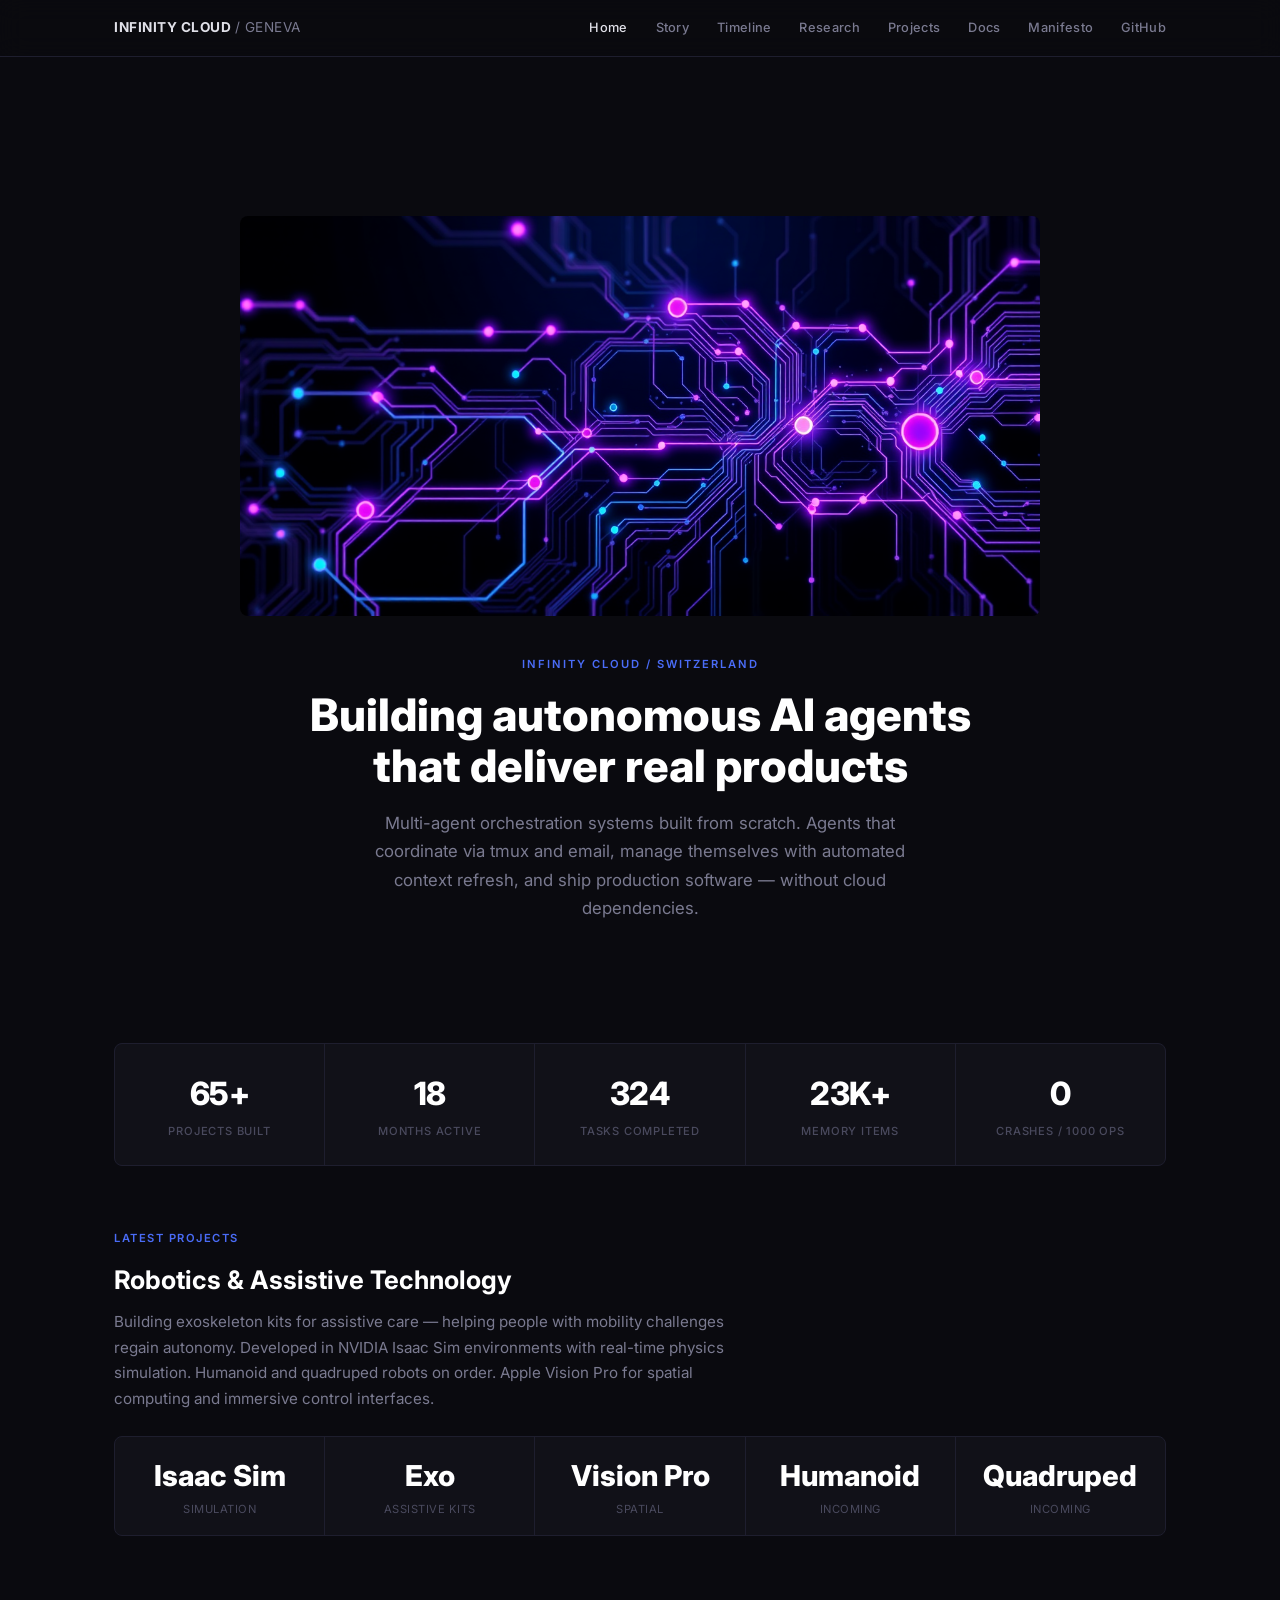
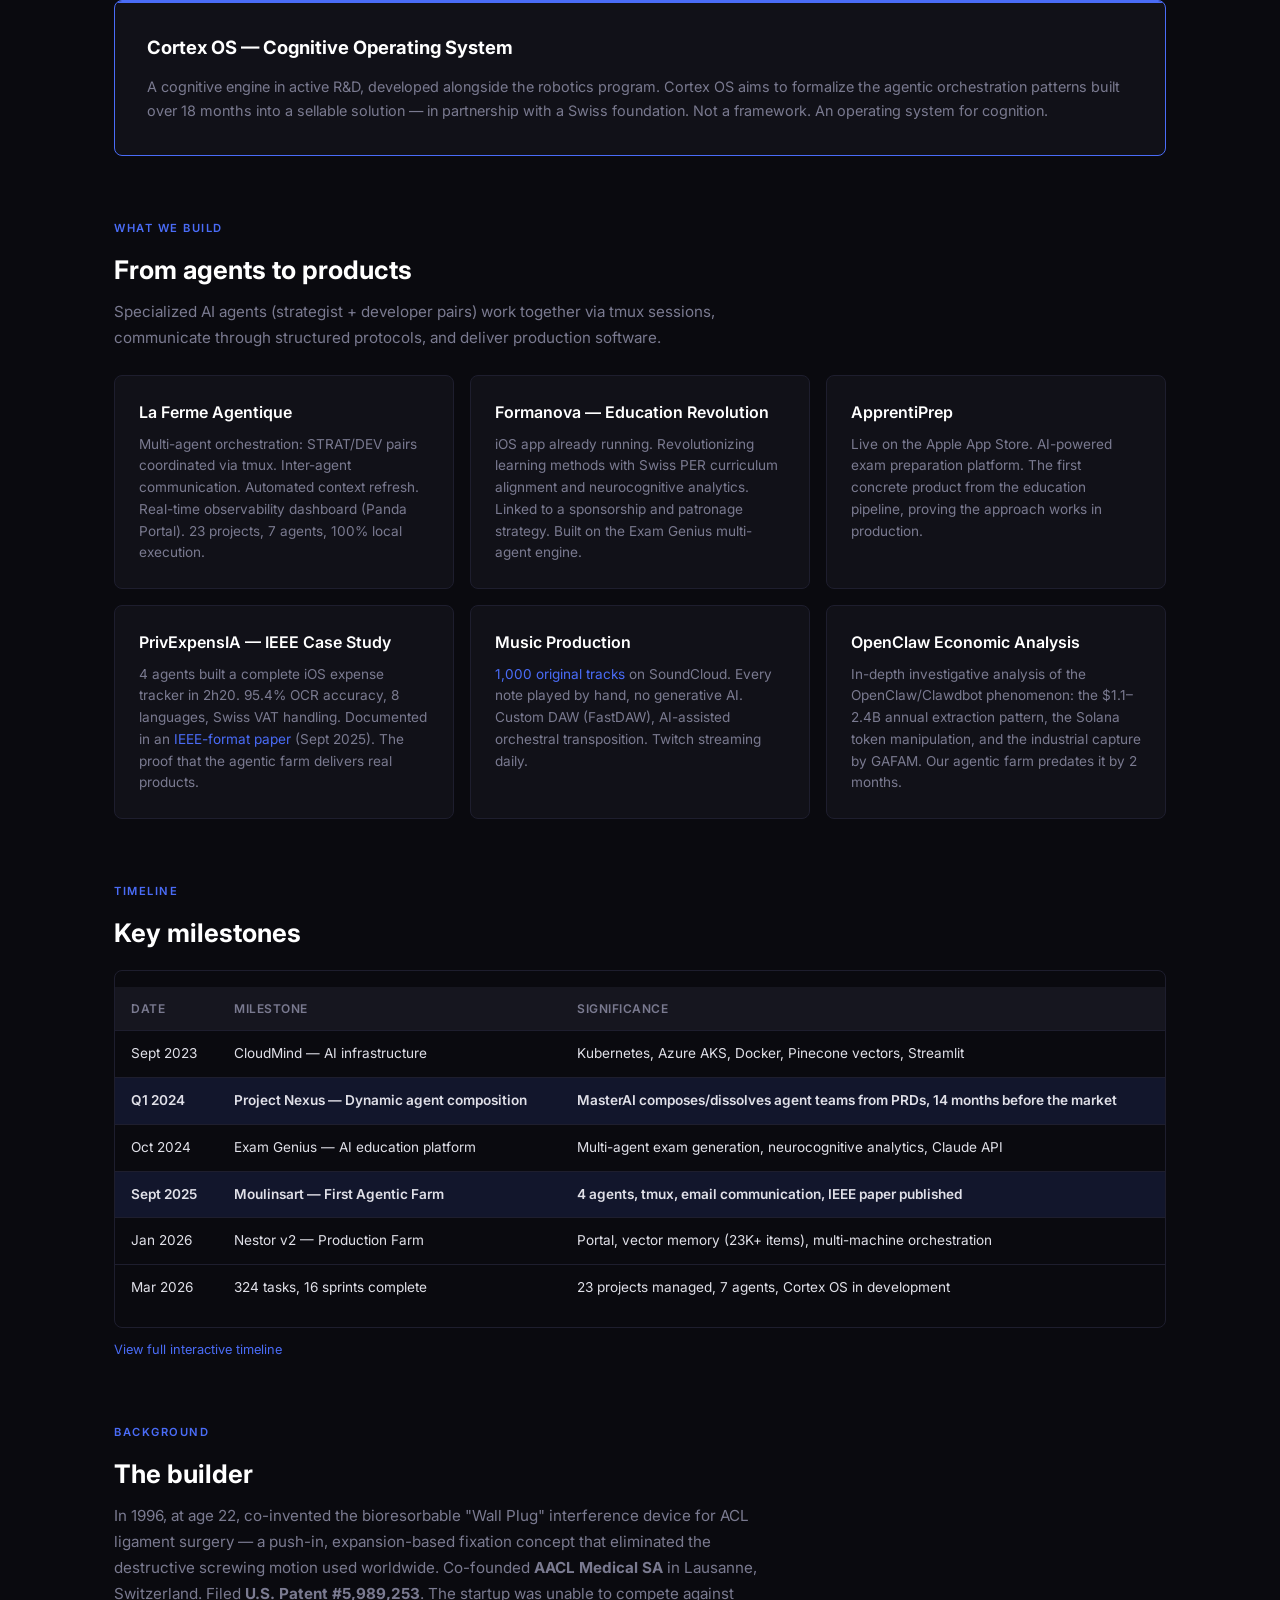
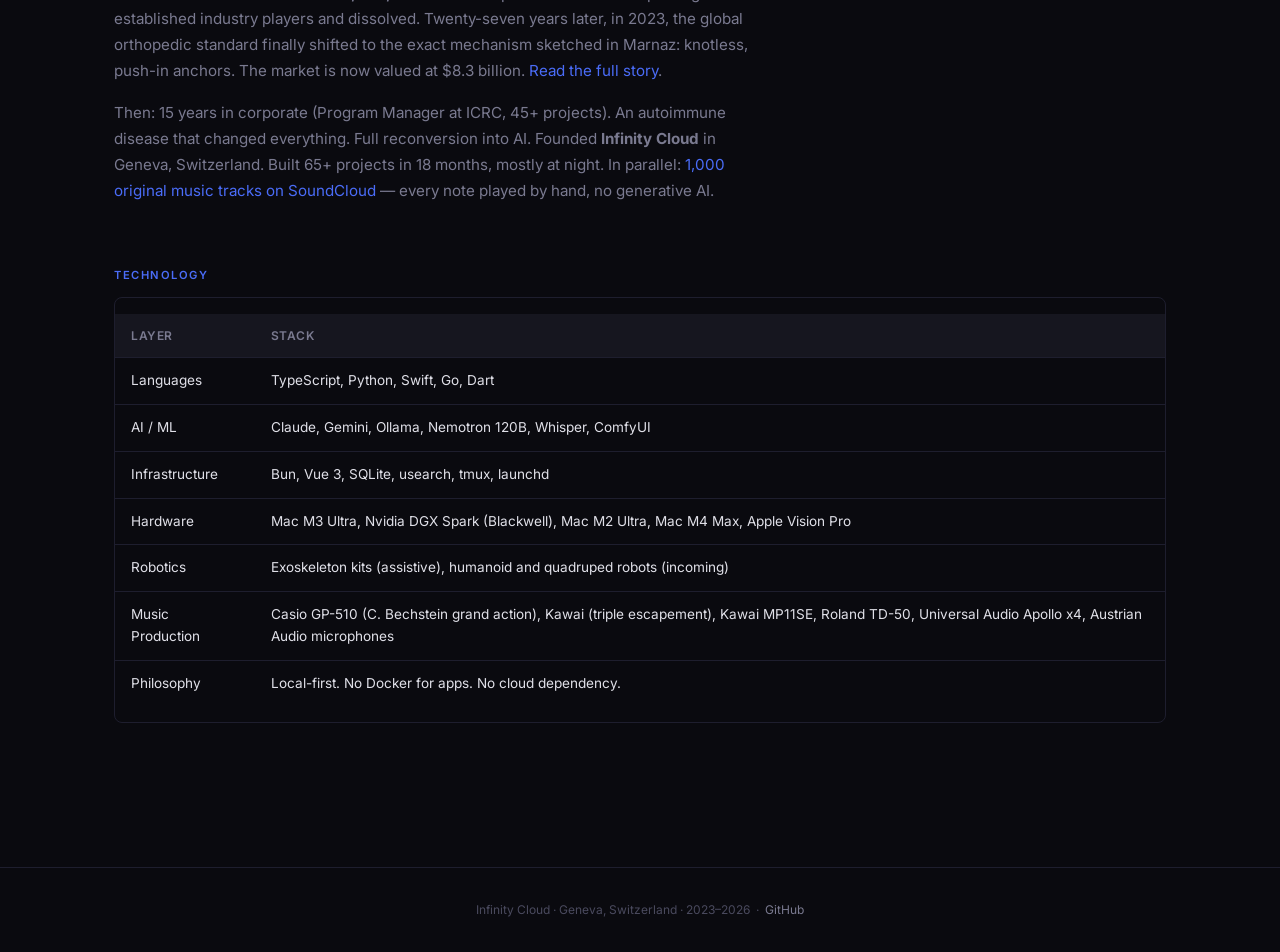
<file: index.html>
<!DOCTYPE html>
<html lang="en">
<head>
<meta charset="UTF-8">
<meta name="viewport" content="width=device-width, initial-scale=1.0">
<title>Infinity Cloud — Autonomous AI Agent Systems</title>
<link rel="stylesheet" href="style.css">
</head>
<body>

<nav class="nav">
  <div class="nav-inner">
    <a href="index.html" class="nav-brand">Infinity Cloud <span>/ Geneva</span></a>
    <div class="nav-links">
      <a href="index.html" class="active">Home</a>
      <a href="story.html">Story</a>
      <a href="timeline.html">Timeline</a>
      <a href="research.html">Research</a>
      <a href="projects.html">Projects</a>
      <a href="docs.html">Docs</a>
      <a href="manifesto.html">Manifesto</a>
      <a href="https://github.com/infinitycloud-ch">GitHub</a>
    </div>
  </div>
</nav>

<div class="container page">

  <!-- HERO -->
  <div class="hero">
    <div style="text-align:center; margin-bottom: 2rem;">
      <img src="images/banner.png" width="800" alt="Infinity Cloud — Neural Network" style="max-width:100%; border-radius: 8px;">
    </div>
    <div class="hero-label">Infinity Cloud / Switzerland</div>
    <h1>Building autonomous AI agents<br>that deliver real products</h1>
    <p>Multi-agent orchestration systems built from scratch. Agents that coordinate via tmux and email, manage themselves with automated context refresh, and ship production software — without cloud dependencies.</p>
  </div>

  <!-- KEY FIGURES -->
  <div class="section">
    <div class="stats-row">
      <div class="stat">
        <div class="stat-number">65+</div>
        <div class="stat-label">Projects Built</div>
      </div>
      <div class="stat">
        <div class="stat-number">18</div>
        <div class="stat-label">Months Active</div>
      </div>
      <div class="stat">
        <div class="stat-number">324</div>
        <div class="stat-label">Tasks Completed</div>
      </div>
      <div class="stat">
        <div class="stat-number">23K+</div>
        <div class="stat-label">Memory Items</div>
      </div>
      <div class="stat">
        <div class="stat-number">0</div>
        <div class="stat-label">Crashes / 1000 ops</div>
      </div>
    </div>
  </div>

  <!-- FEATURED: ROBOTICS -->
  <div class="section">
    <div class="section-label">Latest Projects</div>
    <div class="section-title">Robotics & Assistive Technology</div>
    <div class="section-subtitle" style="margin-bottom: 24px;">
      Building exoskeleton kits for assistive care &mdash; helping people with mobility challenges regain autonomy. Developed in NVIDIA Isaac Sim environments with real-time physics simulation. Humanoid and quadruped robots on order. Apple Vision Pro for spatial computing and immersive control interfaces.
    </div>

    <div class="metrics-row">
      <div class="metric">
        <div class="metric-value">Isaac Sim</div>
        <div class="metric-label">Simulation</div>
      </div>
      <div class="metric">
        <div class="metric-value">Exo</div>
        <div class="metric-label">Assistive Kits</div>
      </div>
      <div class="metric">
        <div class="metric-value">Vision Pro</div>
        <div class="metric-label">Spatial</div>
      </div>
      <div class="metric">
        <div class="metric-value">Humanoid</div>
        <div class="metric-label">Incoming</div>
      </div>
      <div class="metric">
        <div class="metric-value">Quadruped</div>
        <div class="metric-label">Incoming</div>
      </div>
    </div>
  </div>

  <!-- FEATURED: CORTEX OS -->
  <div class="section">
    <div class="featured-card">
      <h3>Cortex OS &mdash; Cognitive Operating System</h3>
      <p>A cognitive engine in active R&D, developed alongside the robotics program. Cortex OS aims to formalize the agentic orchestration patterns built over 18 months into a sellable solution &mdash; in partnership with a Swiss foundation. Not a framework. An operating system for cognition.</p>
    </div>
  </div>

  <!-- WHAT WE BUILD -->
  <div class="section">
    <div class="section-label">What We Build</div>
    <div class="section-title">From agents to products</div>
    <div class="section-subtitle" style="margin-bottom: 24px;">Specialized AI agents (strategist + developer pairs) work together via tmux sessions, communicate through structured protocols, and deliver production software.</div>

    <div class="card-grid">
      <div class="card">
        <h3>La Ferme Agentique</h3>
        <p>Multi-agent orchestration: STRAT/DEV pairs coordinated via tmux. Inter-agent communication. Automated context refresh. Real-time observability dashboard (Panda Portal). 23 projects, 7 agents, 100% local execution.</p>
      </div>
      <div class="card">
        <h3>Formanova &mdash; Education Revolution</h3>
        <p>iOS app already running. Revolutionizing learning methods with Swiss PER curriculum alignment and neurocognitive analytics. Linked to a sponsorship and patronage strategy. Built on the Exam Genius multi-agent engine.</p>
      </div>
      <div class="card">
        <h3>ApprentiPrep</h3>
        <p>Live on the Apple App Store. AI-powered exam preparation platform. The first concrete product from the education pipeline, proving the approach works in production.</p>
      </div>
      <div class="card">
        <h3>PrivExpensIA &mdash; IEEE Case Study</h3>
        <p>4 agents built a complete iOS expense tracker in 2h20. 95.4% OCR accuracy, 8 languages, Swiss VAT handling. Documented in an <a href="research.html">IEEE-format paper</a> (Sept 2025). The proof that the agentic farm delivers real products.</p>
      </div>
      <div class="card">
        <h3>Music Production</h3>
        <p><a href="https://soundcloud.com/mrdgeneva">1,000 original tracks</a> on SoundCloud. Every note played by hand, no generative AI. Custom DAW (FastDAW), AI-assisted orchestral transposition. Twitch streaming daily.</p>
      </div>
      <div class="card">
        <h3>OpenClaw Economic Analysis</h3>
        <p>In-depth investigative analysis of the OpenClaw/Clawdbot phenomenon: the $1.1&ndash;2.4B annual extraction pattern, the Solana token manipulation, and the industrial capture by GAFAM. Our agentic farm predates it by 2 months.</p>
      </div>
    </div>
  </div>

  <!-- TIMELINE PREVIEW -->
  <div class="section">
    <div class="section-label">Timeline</div>
    <div class="section-title">Key milestones</div>

    <div class="table-wrap" style="margin-top: 16px;">
      <table class="data-table">
        <thead>
          <tr><th>Date</th><th>Milestone</th><th>Significance</th></tr>
        </thead>
        <tbody>
          <tr><td>Sept 2023</td><td>CloudMind — AI infrastructure</td><td>Kubernetes, Azure AKS, Docker, Pinecone vectors, Streamlit</td></tr>
          <tr class="highlight-row"><td>Q1 2024</td><td>Project Nexus — Dynamic agent composition</td><td>MasterAI composes/dissolves agent teams from PRDs, 14 months before the market</td></tr>
          <tr><td>Oct 2024</td><td>Exam Genius — AI education platform</td><td>Multi-agent exam generation, neurocognitive analytics, Claude API</td></tr>
          <tr class="highlight-row"><td>Sept 2025</td><td>Moulinsart — First Agentic Farm</td><td>4 agents, tmux, email communication, IEEE paper published</td></tr>
          <!-- Note: Clawdbot/OpenClaw first commit was Nov 2025 — a market event, not our milestone. Our agentic farm predates it by 2 months. -->
          <tr><td>Jan 2026</td><td>Nestor v2 — Production Farm</td><td>Portal, vector memory (23K+ items), multi-machine orchestration</td></tr>
          <tr><td>Mar 2026</td><td>324 tasks, 16 sprints complete</td><td>23 projects managed, 7 agents, Cortex OS in development</td></tr>
        </tbody>
      </table>
    </div>
    <p style="margin-top: 12px; font-size: 0.8rem; color: var(--text-muted);">
      <a href="timeline.html">View full interactive timeline</a>
    </p>
  </div>

  <!-- BACKGROUND -->
  <div class="section">
    <div class="section-label">Background</div>
    <div class="section-title">The builder</div>
    <div class="section-subtitle">
      In 1996, at age 22, co-invented the bioresorbable "Wall Plug" interference device for ACL ligament surgery &mdash; a push-in, expansion-based fixation concept that eliminated the destructive screwing motion used worldwide. Co-founded <strong>AACL Medical SA</strong> in Lausanne, Switzerland. Filed <strong>U.S. Patent #5,989,253</strong>. The startup was unable to compete against established industry players and dissolved. Twenty-seven years later, in 2023, the global orthopedic standard finally shifted to the exact mechanism sketched in Marnaz: knotless, push-in anchors. The market is now valued at $8.3 billion. <a href="story.html" style="color: var(--accent);">Read the full story</a>.
    </div>
    <div class="section-subtitle" style="margin-top: 16px;">
      Then: 15 years in corporate (Program Manager at ICRC, 45+ projects). An autoimmune disease that changed everything. Full reconversion into AI. Founded <strong>Infinity Cloud</strong> in Geneva, Switzerland. Built 65+ projects in 18 months, mostly at night. In parallel: <a href="https://soundcloud.com/mrdgeneva" style="color: var(--accent);">1,000 original music tracks on SoundCloud</a> &mdash; every note played by hand, no generative AI.
    </div>
  </div>

  <!-- TECH -->
  <div class="section">
    <div class="section-label">Technology</div>
    <div class="table-wrap">
      <table class="data-table">
        <thead><tr><th>Layer</th><th>Stack</th></tr></thead>
        <tbody>
          <tr><td>Languages</td><td>TypeScript, Python, Swift, Go, Dart</td></tr>
          <tr><td>AI / ML</td><td>Claude, Gemini, Ollama, Nemotron 120B, Whisper, ComfyUI</td></tr>
          <tr><td>Infrastructure</td><td>Bun, Vue 3, SQLite, usearch, tmux, launchd</td></tr>
          <tr><td>Hardware</td><td>Mac M3 Ultra, Nvidia DGX Spark (Blackwell), Mac M2 Ultra, Mac M4 Max, Apple Vision Pro</td></tr>
          <tr><td>Robotics</td><td>Exoskeleton kits (assistive), humanoid and quadruped robots (incoming)</td></tr>
          <tr><td>Music Production</td><td>Casio GP-510 (C. Bechstein grand action), Kawai (triple escapement), Kawai MP11SE, Roland TD-50, Universal Audio Apollo x4, Austrian Audio microphones</td></tr>
          <tr><td>Philosophy</td><td>Local-first. No Docker for apps. No cloud dependency.</td></tr>
        </tbody>
      </table>
    </div>
  </div>

</div>

<footer class="footer">
  <div class="container">
    Infinity Cloud &middot; Geneva, Switzerland &middot; 2023&ndash;2026
    &nbsp;&middot;&nbsp;
    <a href="https://github.com/infinitycloud-ch">GitHub</a>
  </div>
</footer>

</body>
</html>
</file>
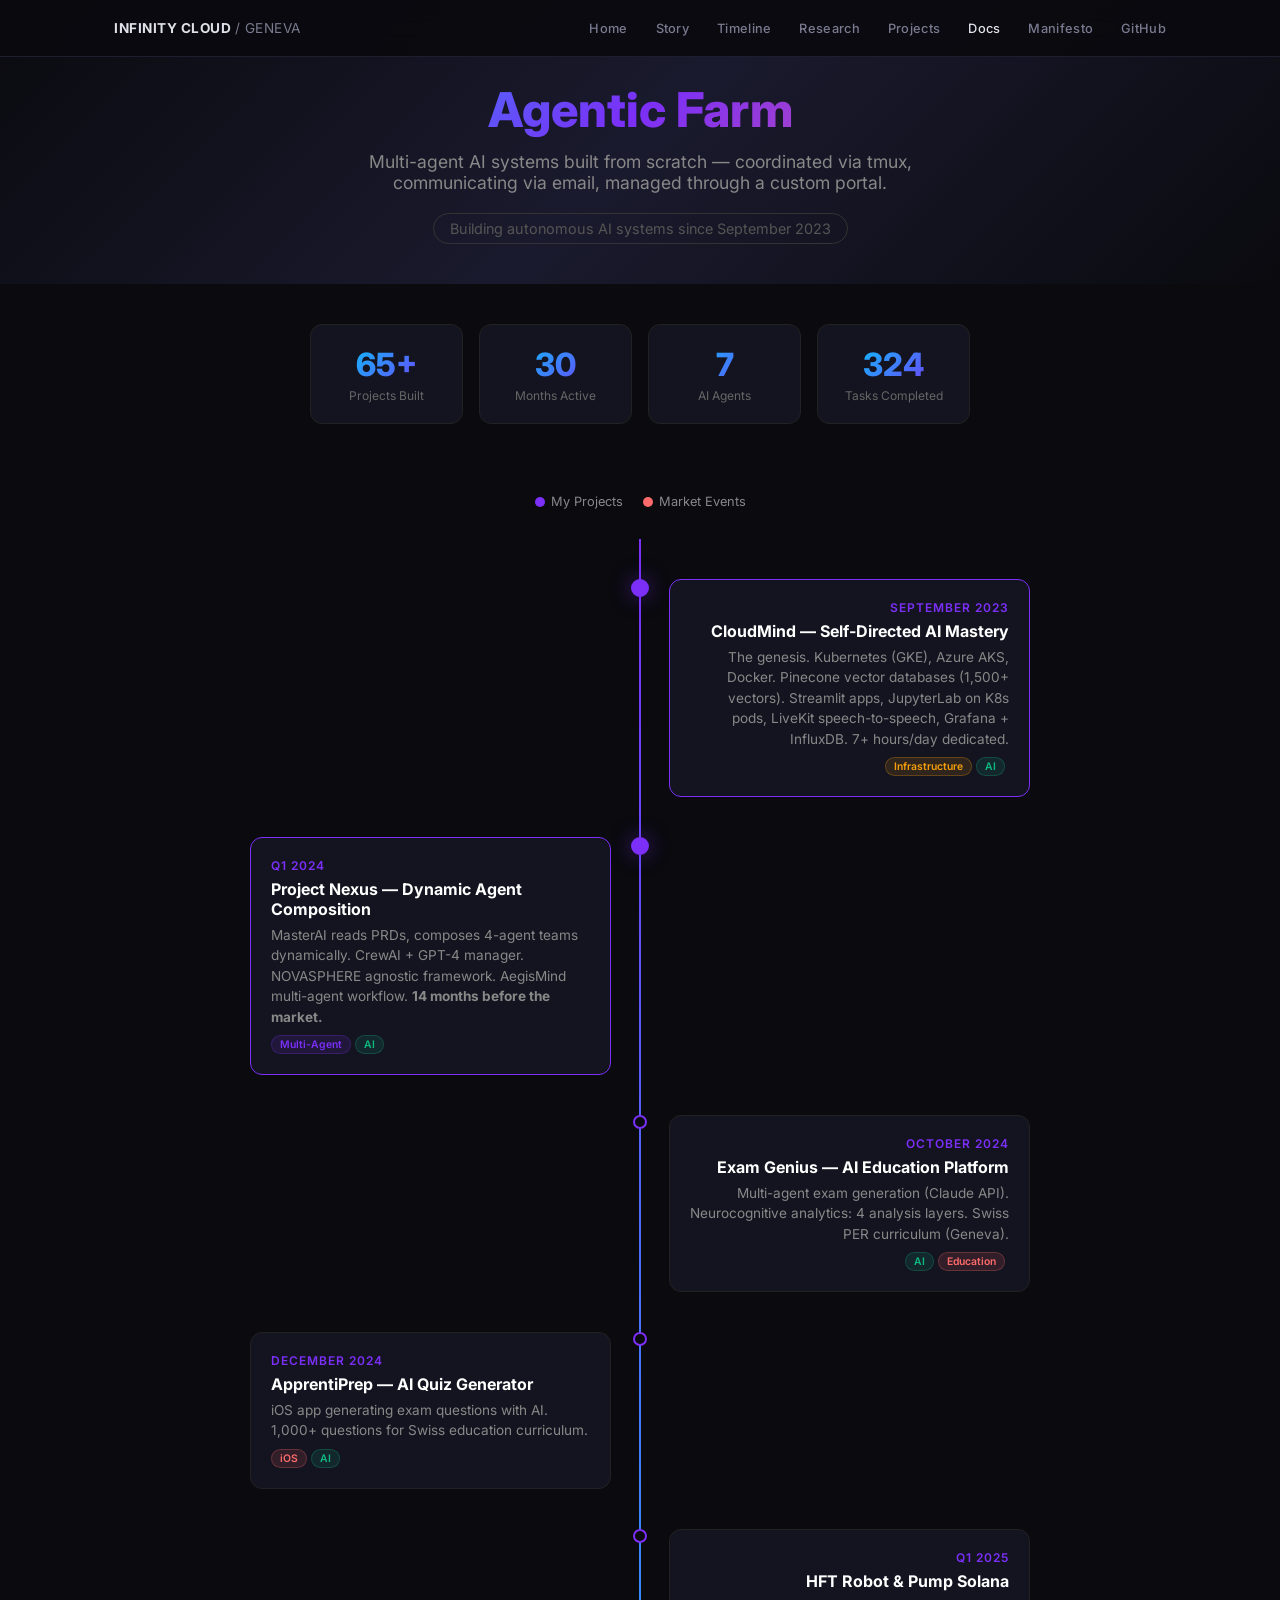
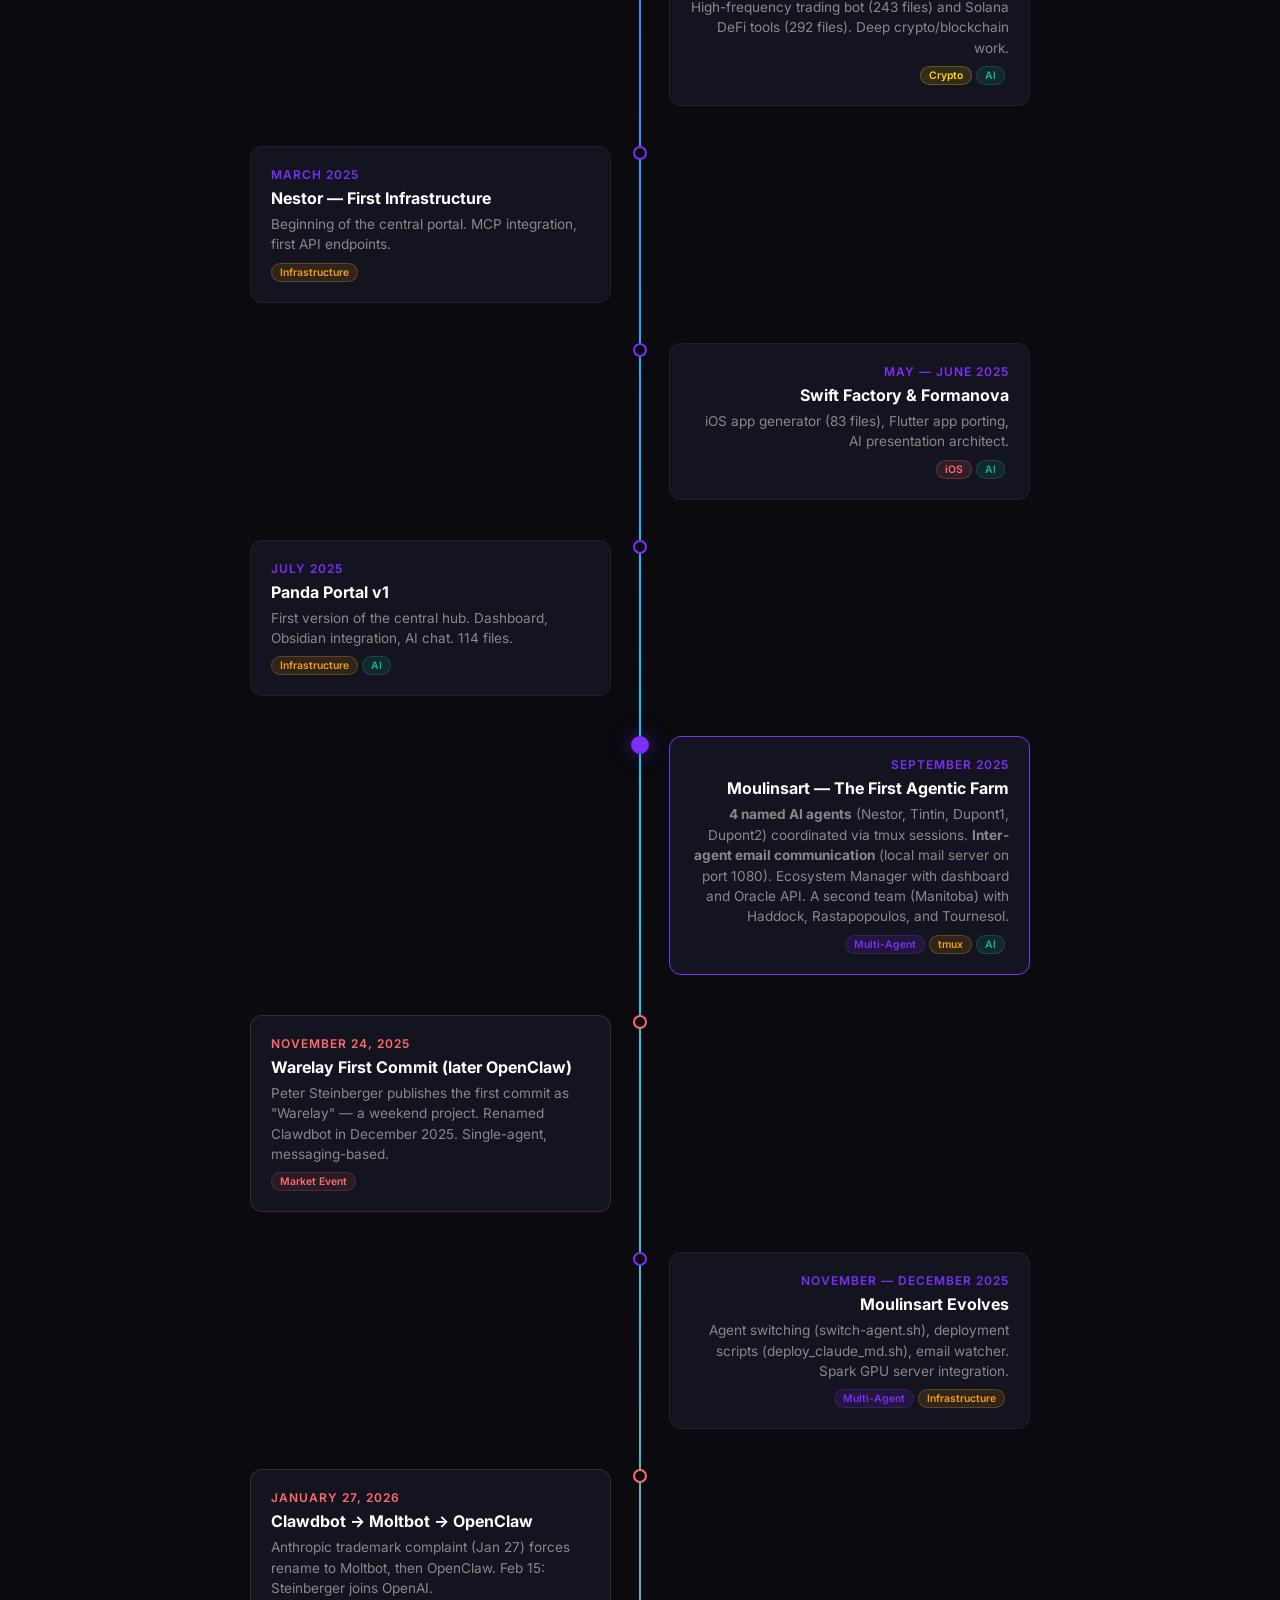
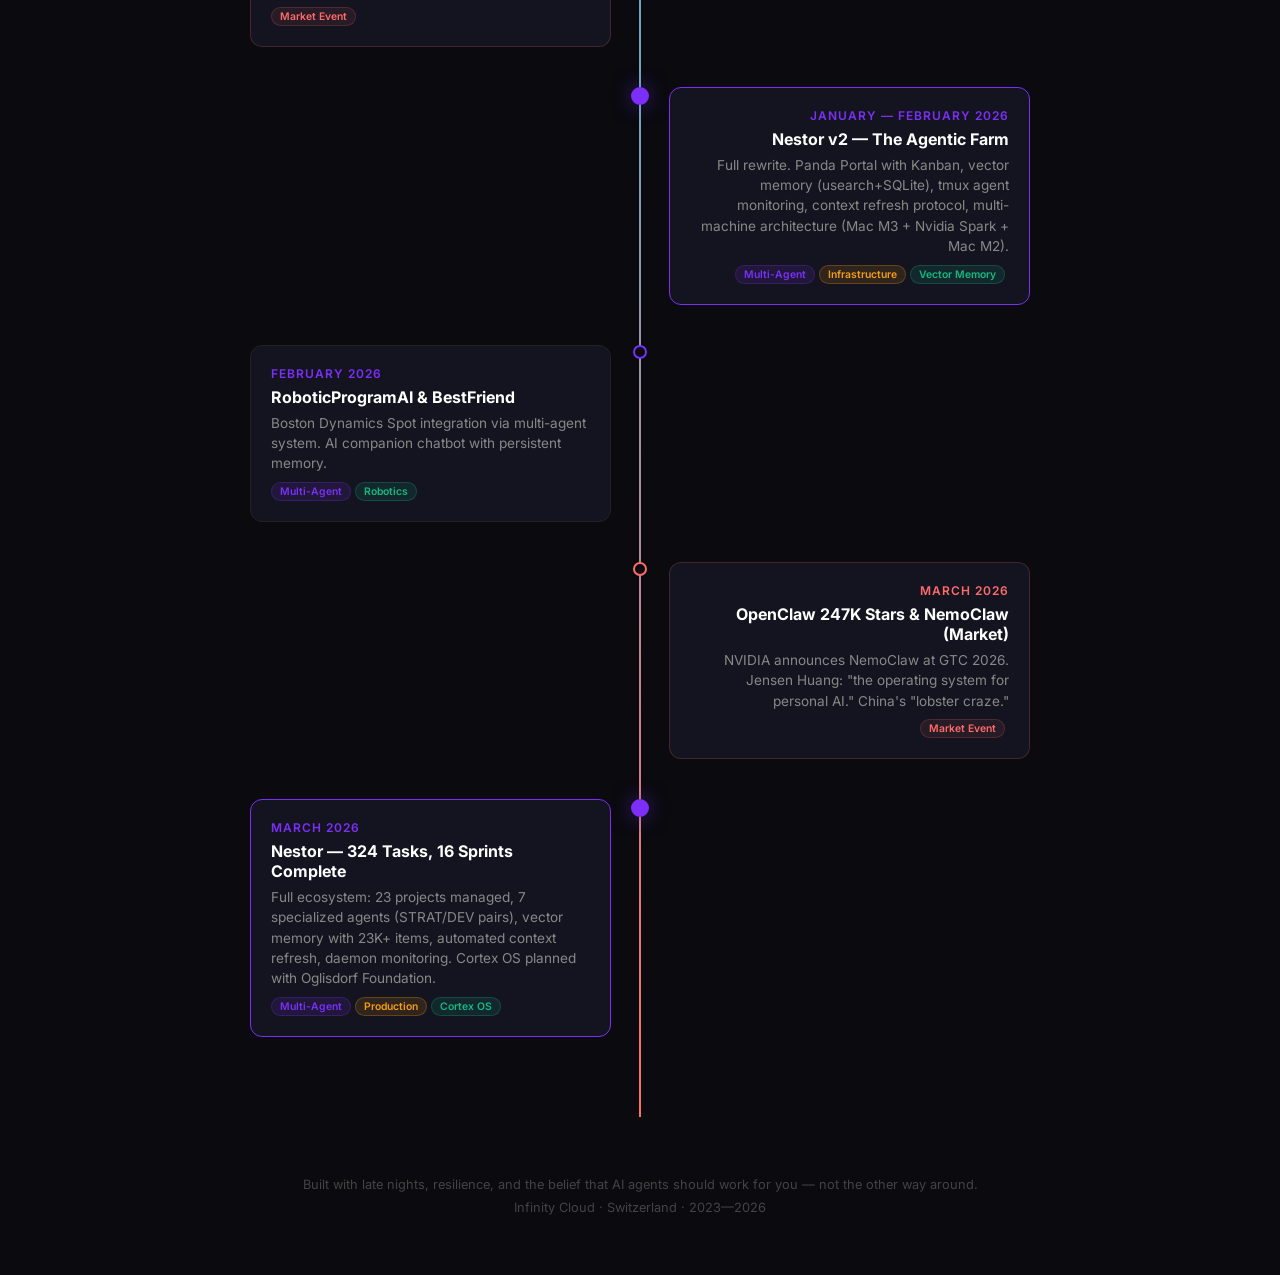
<file: agentic-timeline.html>
<!DOCTYPE html>
<html lang="en">
<head>
<meta charset="UTF-8">
<meta name="viewport" content="width=device-width, initial-scale=1.0">
<title>Agentic Farm — Interactive Timeline</title>
<link href="https://fonts.googleapis.com/css2?family=Inter:wght@400;500;700&display=swap" rel="stylesheet">
<style>
.ic-nav{position:fixed;top:0;left:0;right:0;z-index:9999;background:rgba(10,10,15,0.95);backdrop-filter:blur(12px);border-bottom:1px solid #1e1e2e;font-family:'Inter',sans-serif}
.ic-nav-inner{max-width:1100px;margin:0 auto;display:flex;align-items:center;justify-content:space-between;padding:0 24px;height:56px}
.ic-nav-brand{font-size:.85rem;font-weight:700;color:#e0e0e8;letter-spacing:.5px;text-transform:uppercase;text-decoration:none}.ic-nav-brand span{color:#7a7a90;font-weight:400}
.ic-nav-links{display:flex;gap:28px}
.ic-nav-links a{font-size:.8rem;color:#7a7a90;font-weight:500;letter-spacing:.3px;text-decoration:none;transition:color .2s}
.ic-nav-links a:hover,.ic-nav-links a.active{color:#e0e0e8}
</style>
<style>
  * { margin: 0; padding: 0; box-sizing: border-box; }
  body { font-family: 'Inter', -apple-system, sans-serif; background: #0a0a0f; color: #e0e0e0; }

  .hero {
    text-align: center; padding: 80px 20px 40px;
    background: linear-gradient(135deg, #0a0a0f 0%, #1a1a2e 50%, #0a0a0f 100%);
  }
  .hero h1 {
    font-size: 3rem; font-weight: 800;
    background: linear-gradient(135deg, #00d2ff, #7b2ff7, #ff6b6b);
    -webkit-background-clip: text; -webkit-text-fill-color: transparent;
    margin-bottom: 12px;
  }
  .hero p { color: #888; font-size: 1.1rem; max-width: 600px; margin: 0 auto; }
  .hero .subtitle {
    margin-top: 20px; font-size: 0.9rem; color: #555;
    border: 1px solid #333; display: inline-block; padding: 6px 16px; border-radius: 20px;
  }

  .timeline-container { max-width: 900px; margin: 0 auto; padding: 40px 20px; position: relative; }
  .timeline-container::before {
    content: ''; position: absolute; left: 50%; top: 0; bottom: 0;
    width: 2px; background: linear-gradient(to bottom, #7b2ff7, #00d2ff, #ff6b6b);
    transform: translateX(-50%);
  }

  .timeline-item {
    display: flex; align-items: flex-start; margin-bottom: 40px; position: relative;
  }
  .timeline-item:nth-child(odd) { flex-direction: row-reverse; }
  .timeline-item:nth-child(odd) .timeline-content { text-align: right; margin-right: 40px; margin-left: 0; }
  .timeline-item:nth-child(even) .timeline-content { margin-left: 40px; }

  .timeline-dot {
    position: absolute; left: 50%; transform: translateX(-50%);
    width: 14px; height: 14px; border-radius: 50%;
    border: 2px solid #7b2ff7; background: #0a0a0f; z-index: 2;
  }
  .timeline-dot.highlight { width: 18px; height: 18px; background: #7b2ff7; box-shadow: 0 0 20px rgba(123,47,247,0.5); }
  .timeline-dot.market { border-color: #ff6b6b; }
  .timeline-dot.market.highlight { background: #ff6b6b; box-shadow: 0 0 20px rgba(255,107,107,0.5); }

  .timeline-content {
    width: 42%; padding: 20px; border-radius: 12px;
    background: #141420; border: 1px solid #222;
    transition: border-color 0.3s;
  }
  .timeline-content:hover { border-color: #7b2ff7; }
  .timeline-content.market-item { border-color: #ff6b6b33; }
  .timeline-content.market-item:hover { border-color: #ff6b6b; }

  .timeline-date {
    font-size: 0.75rem; color: #7b2ff7; font-weight: 600;
    text-transform: uppercase; letter-spacing: 1px; margin-bottom: 6px;
  }
  .market-item .timeline-date { color: #ff6b6b; }

  .timeline-content h3 { font-size: 1rem; font-weight: 700; margin-bottom: 6px; color: #fff; }
  .timeline-content p { font-size: 0.85rem; color: #888; line-height: 1.5; }

  .tag {
    display: inline-block; font-size: 0.65rem; padding: 2px 8px; border-radius: 10px;
    margin-top: 8px; margin-right: 4px; font-weight: 600;
  }
  .tag-agent { background: #7b2ff720; color: #7b2ff7; border: 1px solid #7b2ff740; }
  .tag-music { background: #00d2ff20; color: #00d2ff; border: 1px solid #00d2ff40; }
  .tag-crypto { background: #ffd60020; color: #ffd600; border: 1px solid #ffd60040; }
  .tag-ios { background: #ff6b6b20; color: #ff6b6b; border: 1px solid #ff6b6b40; }
  .tag-ai { background: #10b98120; color: #10b981; border: 1px solid #10b98140; }
  .tag-infra { background: #f59e0b20; color: #f59e0b; border: 1px solid #f59e0b40; }
  .tag-market { background: #ff6b6b15; color: #ff6b6b; border: 1px solid #ff6b6b30; }

  .legend {
    display: flex; gap: 20px; justify-content: center; padding: 30px;
    flex-wrap: wrap;
  }
  .legend-item { display: flex; align-items: center; gap: 6px; font-size: 0.8rem; color: #888; }
  .legend-dot { width: 10px; height: 10px; border-radius: 50%; }

  .stats {
    display: grid; grid-template-columns: repeat(auto-fit, minmax(150px, 1fr));
    gap: 16px; max-width: 700px; margin: 40px auto; padding: 0 20px;
  }
  .stat-card {
    background: #141420; border: 1px solid #222; border-radius: 12px;
    padding: 20px; text-align: center;
  }
  .stat-card .number {
    font-size: 2rem; font-weight: 800;
    background: linear-gradient(135deg, #00d2ff, #7b2ff7);
    -webkit-background-clip: text; -webkit-text-fill-color: transparent;
  }
  .stat-card .label { font-size: 0.75rem; color: #666; margin-top: 4px; }

  footer { text-align: center; padding: 60px 20px; color: #444; font-size: 0.8rem; }

  @media (max-width: 768px) {
    .hero h1 { font-size: 2rem; }
    .timeline-container::before { left: 20px; }
    .timeline-item, .timeline-item:nth-child(odd) { flex-direction: column; padding-left: 50px; }
    .timeline-item:nth-child(odd) .timeline-content,
    .timeline-item:nth-child(even) .timeline-content { width: 100%; margin: 0; text-align: left; }
    .timeline-dot { left: 20px; }
  }
</style>
</head>
<body>

<nav class="ic-nav"><div class="ic-nav-inner"><a href="index.html" class="ic-nav-brand">Infinity Cloud <span>/ Geneva</span></a><div class="ic-nav-links"><a href="index.html">Home</a><a href="story.html">Story</a><a href="timeline.html">Timeline</a><a href="research.html">Research</a><a href="projects.html">Projects</a><a href="docs.html" class="active">Docs</a><a href="manifesto.html">Manifesto</a><a href="https://github.com/infinitycloud-ch">GitHub</a></div></div></nav>

<div class="hero" style="padding-top:80px">
  <h1>Agentic Farm</h1>
  <p>Multi-agent AI systems built from scratch — coordinated via tmux, communicating via email, managed through a custom portal.</p>
  <div class="subtitle">Building autonomous AI systems since September 2023</div>
</div>

<div class="stats">
  <div class="stat-card">
    <div class="number">65+</div>
    <div class="label">Projects Built</div>
  </div>
  <div class="stat-card">
    <div class="number">30</div>
    <div class="label">Months Active</div>
  </div>
  <div class="stat-card">
    <div class="number">7</div>
    <div class="label">AI Agents</div>
  </div>
  <div class="stat-card">
    <div class="number">324</div>
    <div class="label">Tasks Completed</div>
  </div>
</div>

<div class="legend">
  <div class="legend-item"><div class="legend-dot" style="background:#7b2ff7"></div> My Projects</div>
  <div class="legend-item"><div class="legend-dot" style="background:#ff6b6b"></div> Market Events</div>
</div>

<div class="timeline-container">

  <div class="timeline-item">
    <div class="timeline-dot highlight"></div>
    <div class="timeline-content" style="border-color: #7b2ff7;">
      <div class="timeline-date">September 2023</div>
      <h3>CloudMind — Self-Directed AI Mastery</h3>
      <p>The genesis. Kubernetes (GKE), Azure AKS, Docker. Pinecone vector databases (1,500+ vectors). Streamlit apps, JupyterLab on K8s pods, LiveKit speech-to-speech, Grafana + InfluxDB. 7+ hours/day dedicated.</p>
      <span class="tag tag-infra">Infrastructure</span><span class="tag tag-ai">AI</span>
    </div>
  </div>

  <div class="timeline-item">
    <div class="timeline-dot highlight"></div>
    <div class="timeline-content" style="border-color: #7b2ff7;">
      <div class="timeline-date">Q1 2024</div>
      <h3>Project Nexus — Dynamic Agent Composition</h3>
      <p>MasterAI reads PRDs, composes 4-agent teams dynamically. CrewAI + GPT-4 manager. NOVASPHERE agnostic framework. AegisMind multi-agent workflow. <strong>14 months before the market.</strong></p>
      <span class="tag tag-agent">Multi-Agent</span><span class="tag tag-ai">AI</span>
    </div>
  </div>

  <div class="timeline-item">
    <div class="timeline-dot"></div>
    <div class="timeline-content">
      <div class="timeline-date">October 2024</div>
      <h3>Exam Genius — AI Education Platform</h3>
      <p>Multi-agent exam generation (Claude API). Neurocognitive analytics: 4 analysis layers. Swiss PER curriculum (Geneva).</p>
      <span class="tag tag-ai">AI</span><span class="tag tag-ios">Education</span>
    </div>
  </div>

  <div class="timeline-item">
    <div class="timeline-dot"></div>
    <div class="timeline-content">
      <div class="timeline-date">December 2024</div>
      <h3>ApprentiPrep — AI Quiz Generator</h3>
      <p>iOS app generating exam questions with AI. 1,000+ questions for Swiss education curriculum.</p>
      <span class="tag tag-ios">iOS</span><span class="tag tag-ai">AI</span>
    </div>
  </div>

  <div class="timeline-item">
    <div class="timeline-dot"></div>
    <div class="timeline-content">
      <div class="timeline-date">Q1 2025</div>
      <h3>HFT Robot & Pump Solana</h3>
      <p>High-frequency trading bot (243 files) and Solana DeFi tools (292 files). Deep crypto/blockchain work.</p>
      <span class="tag tag-crypto">Crypto</span><span class="tag tag-ai">AI</span>
    </div>
  </div>

  <div class="timeline-item">
    <div class="timeline-dot"></div>
    <div class="timeline-content">
      <div class="timeline-date">March 2025</div>
      <h3>Nestor — First Infrastructure</h3>
      <p>Beginning of the central portal. MCP integration, first API endpoints.</p>
      <span class="tag tag-infra">Infrastructure</span>
    </div>
  </div>

  <div class="timeline-item">
    <div class="timeline-dot"></div>
    <div class="timeline-content">
      <div class="timeline-date">May — June 2025</div>
      <h3>Swift Factory & Formanova</h3>
      <p>iOS app generator (83 files), Flutter app porting, AI presentation architect.</p>
      <span class="tag tag-ios">iOS</span><span class="tag tag-ai">AI</span>
    </div>
  </div>

  <div class="timeline-item">
    <div class="timeline-dot"></div>
    <div class="timeline-content">
      <div class="timeline-date">July 2025</div>
      <h3>Panda Portal v1</h3>
      <p>First version of the central hub. Dashboard, Obsidian integration, AI chat. 114 files.</p>
      <span class="tag tag-infra">Infrastructure</span><span class="tag tag-ai">AI</span>
    </div>
  </div>

  <div class="timeline-item">
    <div class="timeline-dot highlight"></div>
    <div class="timeline-content" style="border-color: #7b2ff7;">
      <div class="timeline-date">September 2025</div>
      <h3>Moulinsart — The First Agentic Farm</h3>
      <p><strong>4 named AI agents</strong> (Nestor, Tintin, Dupont1, Dupont2) coordinated via tmux sessions. <strong>Inter-agent email communication</strong> (local mail server on port 1080). Ecosystem Manager with dashboard and Oracle API. A second team (Manitoba) with Haddock, Rastapopoulos, and Tournesol.</p>
      <span class="tag tag-agent">Multi-Agent</span><span class="tag tag-infra">tmux</span><span class="tag tag-ai">AI</span>
    </div>
  </div>

  <div class="timeline-item">
    <div class="timeline-dot market"></div>
    <div class="timeline-content market-item">
      <div class="timeline-date">November 24, 2025</div>
      <h3>Warelay First Commit (later OpenClaw)</h3>
      <p>Peter Steinberger publishes the first commit as "Warelay" — a weekend project. Renamed Clawdbot in December 2025. Single-agent, messaging-based.</p>
      <span class="tag tag-market">Market Event</span>
    </div>
  </div>

  <div class="timeline-item">
    <div class="timeline-dot"></div>
    <div class="timeline-content">
      <div class="timeline-date">November — December 2025</div>
      <h3>Moulinsart Evolves</h3>
      <p>Agent switching (switch-agent.sh), deployment scripts (deploy_claude_md.sh), email watcher. Spark GPU server integration.</p>
      <span class="tag tag-agent">Multi-Agent</span><span class="tag tag-infra">Infrastructure</span>
    </div>
  </div>

  <div class="timeline-item">
    <div class="timeline-dot market"></div>
    <div class="timeline-content market-item">
      <div class="timeline-date">January 27, 2026</div>
      <h3>Clawdbot → Moltbot → OpenClaw</h3>
      <p>Anthropic trademark complaint (Jan 27) forces rename to Moltbot, then OpenClaw. Feb 15: Steinberger joins OpenAI.</p>
      <span class="tag tag-market">Market Event</span>
    </div>
  </div>

  <div class="timeline-item">
    <div class="timeline-dot highlight"></div>
    <div class="timeline-content" style="border-color: #7b2ff7;">
      <div class="timeline-date">January — February 2026</div>
      <h3>Nestor v2 — The Agentic Farm</h3>
      <p>Full rewrite. Panda Portal with Kanban, vector memory (usearch+SQLite), tmux agent monitoring, context refresh protocol, multi-machine architecture (Mac M3 + Nvidia Spark + Mac M2).</p>
      <span class="tag tag-agent">Multi-Agent</span><span class="tag tag-infra">Infrastructure</span><span class="tag tag-ai">Vector Memory</span>
    </div>
  </div>

  <div class="timeline-item">
    <div class="timeline-dot"></div>
    <div class="timeline-content">
      <div class="timeline-date">February 2026</div>
      <h3>RoboticProgramAI & BestFriend</h3>
      <p>Boston Dynamics Spot integration via multi-agent system. AI companion chatbot with persistent memory.</p>
      <span class="tag tag-agent">Multi-Agent</span><span class="tag tag-ai">Robotics</span>
    </div>
  </div>

  <div class="timeline-item">
    <div class="timeline-dot market"></div>
    <div class="timeline-content market-item">
      <div class="timeline-date">March 2026</div>
      <h3>OpenClaw 247K Stars & NemoClaw (Market)</h3>
      <p>NVIDIA announces NemoClaw at GTC 2026. Jensen Huang: "the operating system for personal AI." China's "lobster craze."</p>
      <span class="tag tag-market">Market Event</span>
    </div>
  </div>

  <div class="timeline-item">
    <div class="timeline-dot highlight"></div>
    <div class="timeline-content" style="border-color: #7b2ff7;">
      <div class="timeline-date">March 2026</div>
      <h3>Nestor — 324 Tasks, 16 Sprints Complete</h3>
      <p>Full ecosystem: 23 projects managed, 7 specialized agents (STRAT/DEV pairs), vector memory with 23K+ items, automated context refresh, daemon monitoring. Cortex OS planned with Oglisdorf Foundation.</p>
      <span class="tag tag-agent">Multi-Agent</span><span class="tag tag-infra">Production</span><span class="tag tag-ai">Cortex OS</span>
    </div>
  </div>

</div>

<footer>
  <p>Built with late nights, resilience, and the belief that AI agents should work for you — not the other way around.</p>
  <p style="margin-top: 8px;">Infinity Cloud &middot; Switzerland &middot; 2023—2026</p>
</footer>

</body>
</html>
</file>
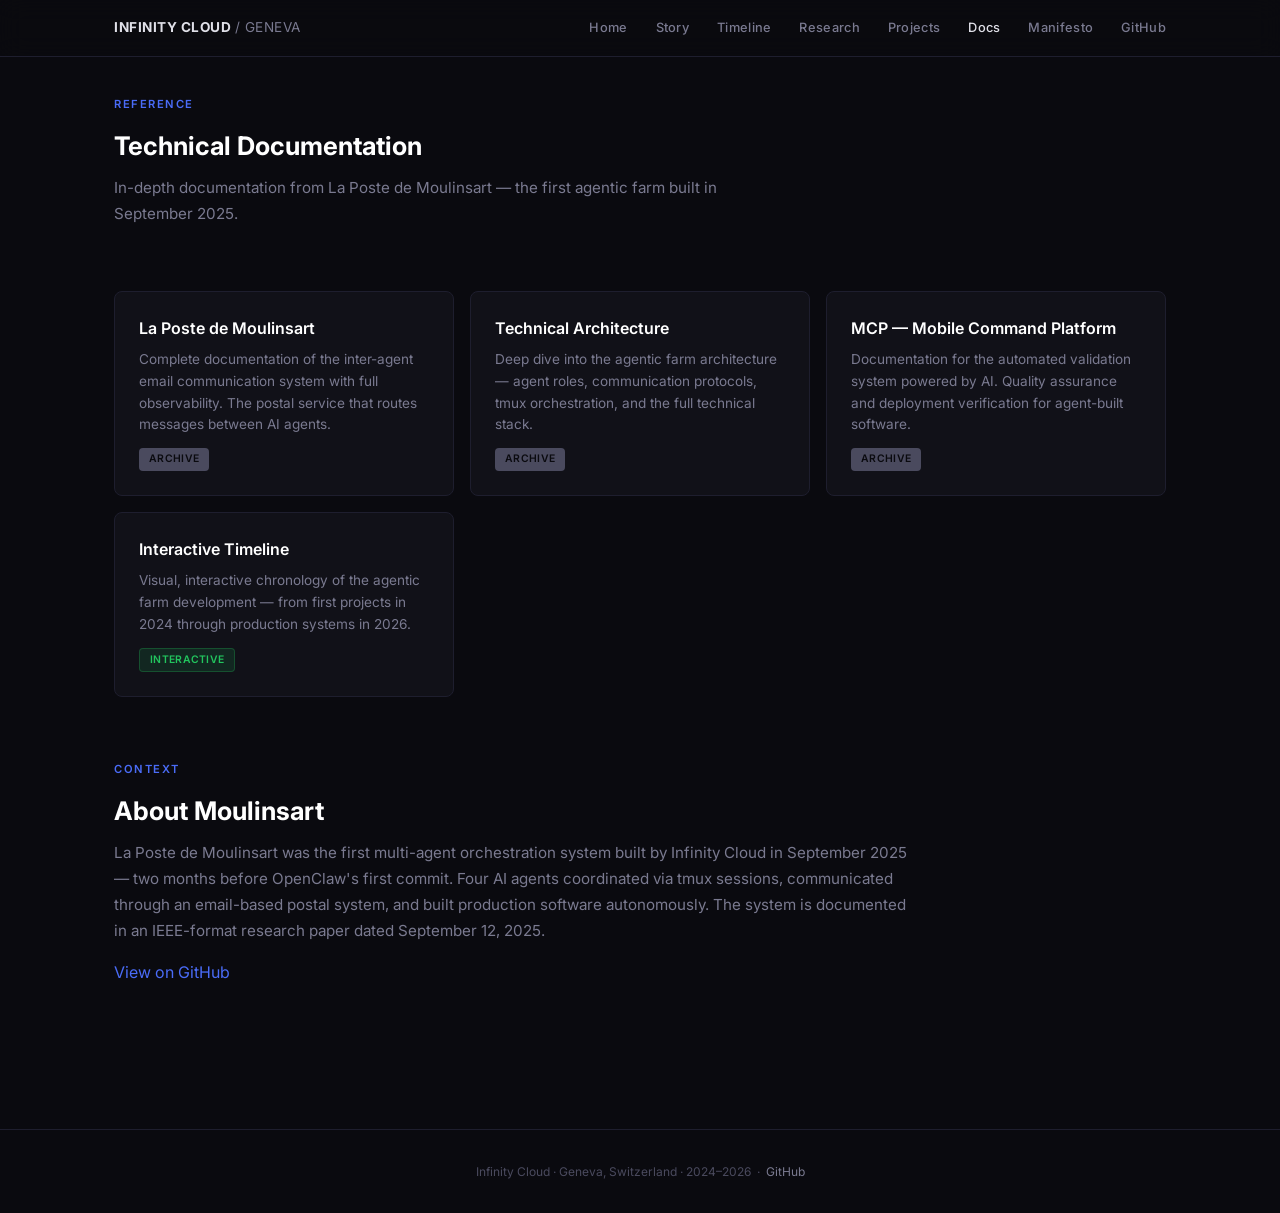
<file: docs.html>
<!DOCTYPE html>
<html lang="en">
<head>
<meta charset="UTF-8">
<meta name="viewport" content="width=device-width, initial-scale=1.0">
<title>Documentation — Infinity Cloud</title>
<link rel="stylesheet" href="style.css">
</head>
<body>

<nav class="nav">
  <div class="nav-inner">
    <a href="index.html" class="nav-brand">Infinity Cloud <span>/ Geneva</span></a>
    <div class="nav-links">
      <a href="index.html">Home</a>
      <a href="story.html">Story</a>
      <a href="timeline.html">Timeline</a>
      <a href="research.html">Research</a>
      <a href="projects.html">Projects</a>
      <a href="docs.html" class="active">Docs</a>
      <a href="manifesto.html">Manifesto</a>
      <a href="https://github.com/infinitycloud-ch">GitHub</a>
    </div>
  </div>
</nav>

<div class="container page">

  <div class="section">
    <div class="section-label">Reference</div>
    <div class="section-title">Technical Documentation</div>
    <div class="section-subtitle">In-depth documentation from La Poste de Moulinsart — the first agentic farm built in September 2025.</div>
  </div>

  <div class="section">
    <div class="card-grid">

      <a href="documentation-poste.html" class="card" style="text-decoration:none">
        <h3>La Poste de Moulinsart</h3>
        <p>Complete documentation of the inter-agent email communication system with full observability. The postal service that routes messages between AI agents.</p>
        <span class="badge badge-archive" style="margin-top:12px">Archive</span>
      </a>

      <a href="documentation-technique.html" class="card" style="text-decoration:none">
        <h3>Technical Architecture</h3>
        <p>Deep dive into the agentic farm architecture — agent roles, communication protocols, tmux orchestration, and the full technical stack.</p>
        <span class="badge badge-archive" style="margin-top:12px">Archive</span>
      </a>

      <a href="MCP_Documentation.html" class="card" style="text-decoration:none">
        <h3>MCP — Mobile Command Platform</h3>
        <p>Documentation for the automated validation system powered by AI. Quality assurance and deployment verification for agent-built software.</p>
        <span class="badge badge-archive" style="margin-top:12px">Archive</span>
      </a>

      <a href="agentic-timeline.html" class="card" style="text-decoration:none">
        <h3>Interactive Timeline</h3>
        <p>Visual, interactive chronology of the agentic farm development — from first projects in 2024 through production systems in 2026.</p>
        <span class="badge badge-active" style="margin-top:12px">Interactive</span>
      </a>

    </div>
  </div>

  <div class="section">
    <div class="section-label">Context</div>
    <div class="section-title">About Moulinsart</div>
    <div class="section-subtitle" style="max-width:800px">
      La Poste de Moulinsart was the first multi-agent orchestration system built by Infinity Cloud in September 2025 — two months before OpenClaw's first commit. Four AI agents coordinated via tmux sessions, communicated through an email-based postal system, and built production software autonomously. The system is documented in an IEEE-format research paper dated September 12, 2025.
    </div>
    <p style="margin-top:16px">
      <a href="https://github.com/infinitycloud-ch/la-poste-de-moulinsart">View on GitHub</a>
    </p>
  </div>

</div>

<footer class="footer">
  <div class="container">
    Infinity Cloud &middot; Geneva, Switzerland &middot; 2024&ndash;2026
    &nbsp;&middot;&nbsp;
    <a href="https://github.com/infinitycloud-ch">GitHub</a>
  </div>
</footer>

</body>
</html>
</file>
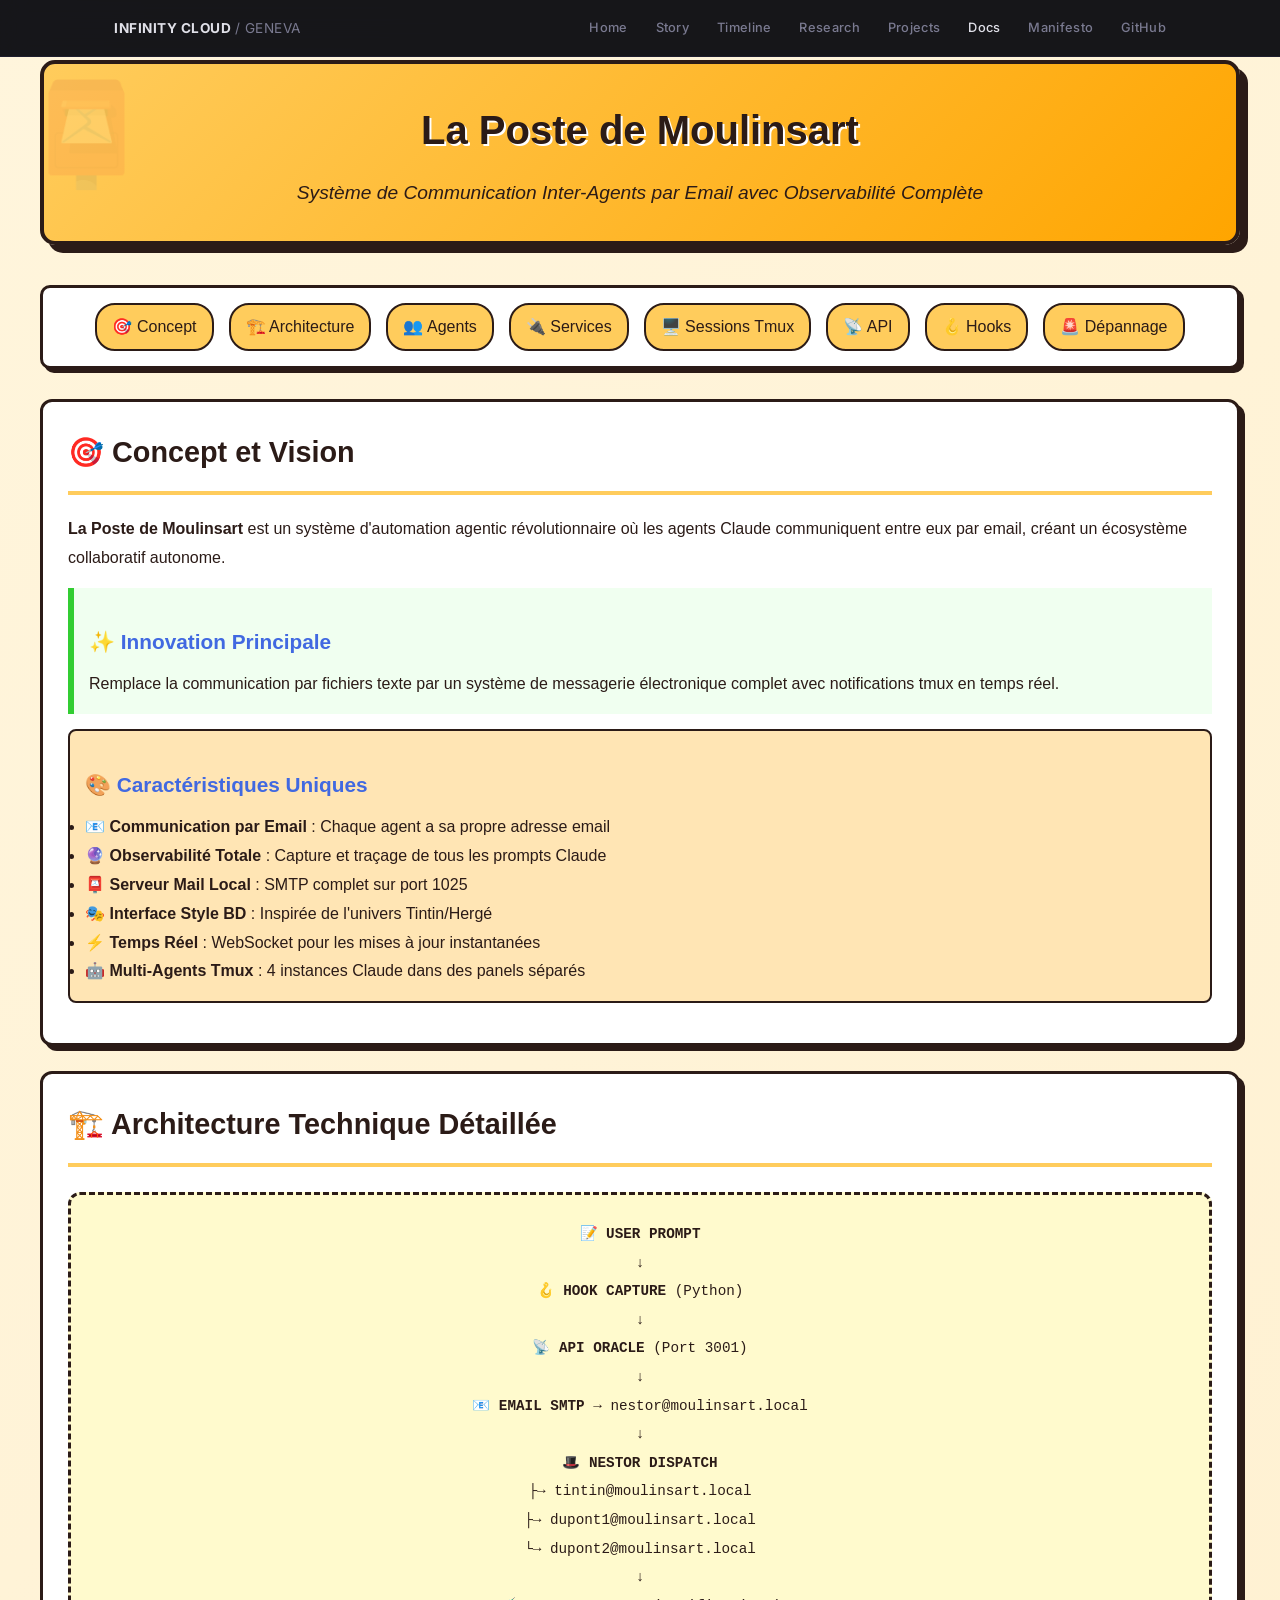
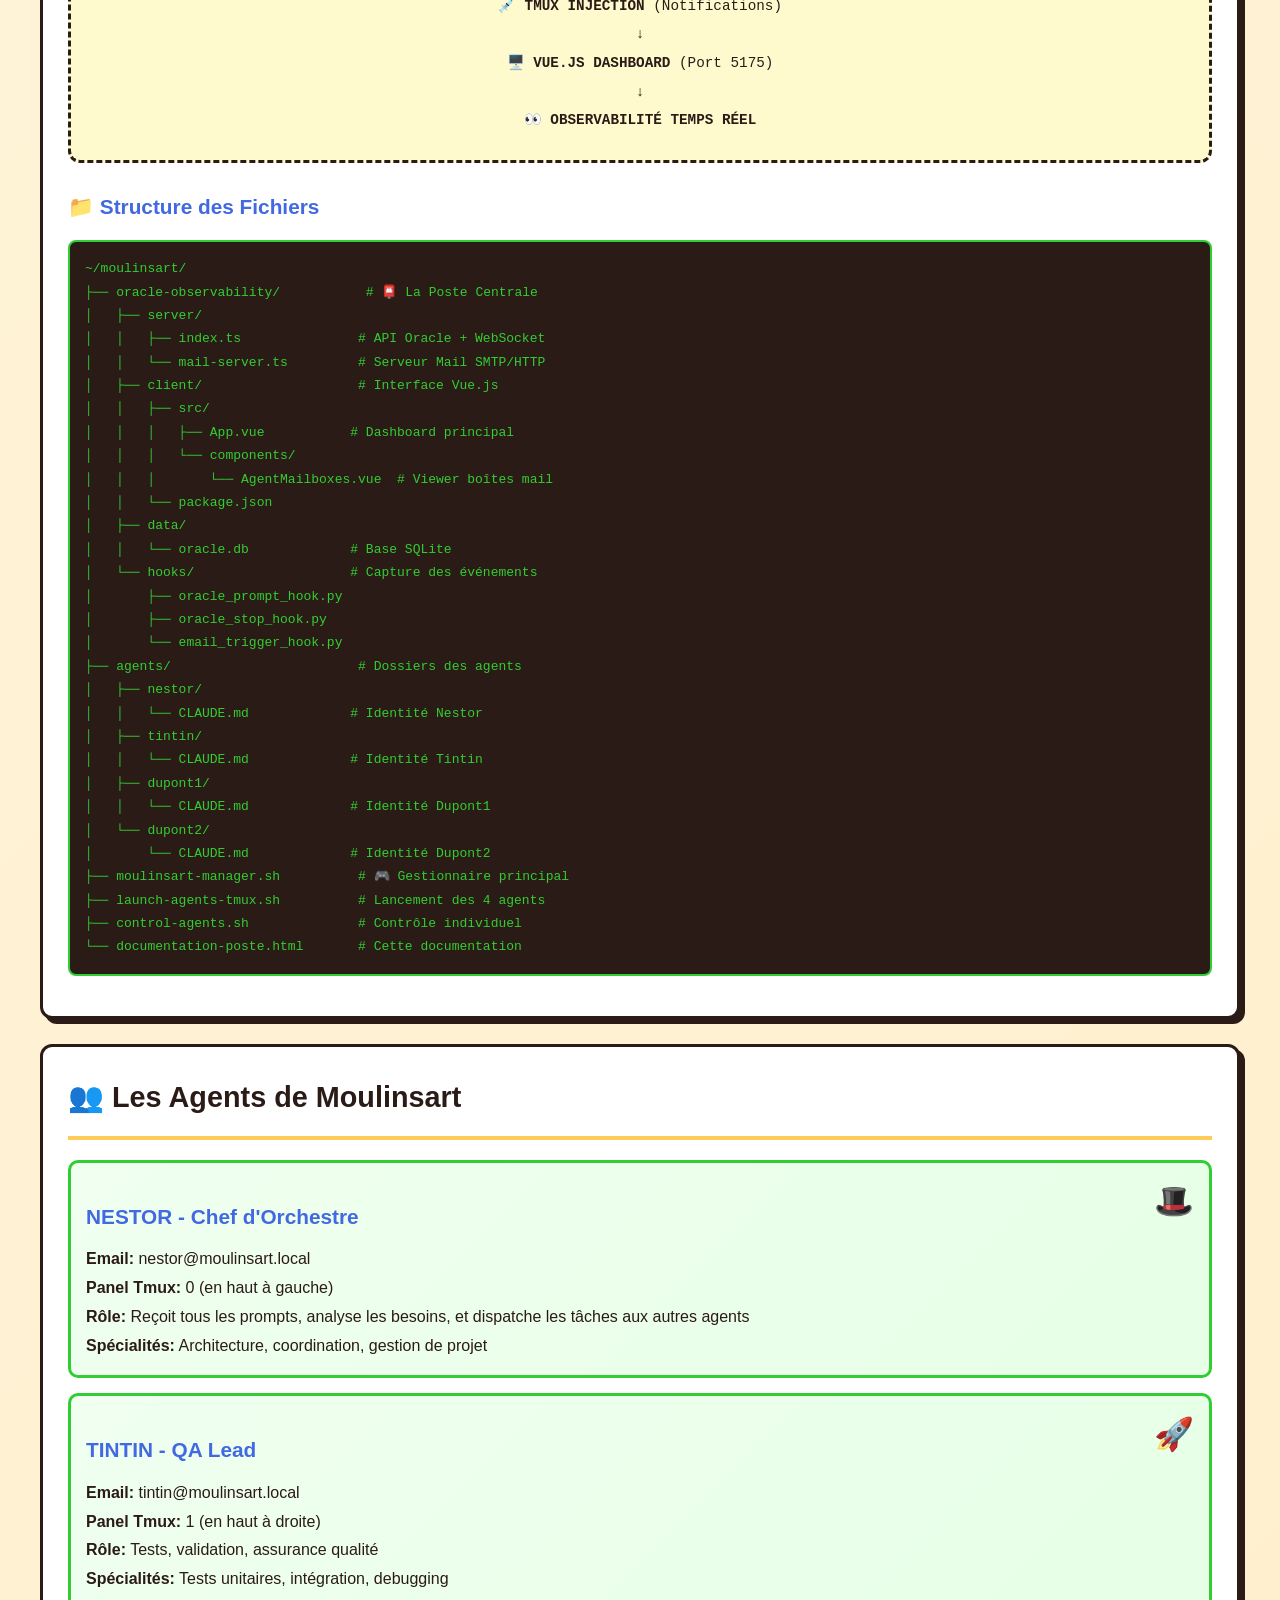
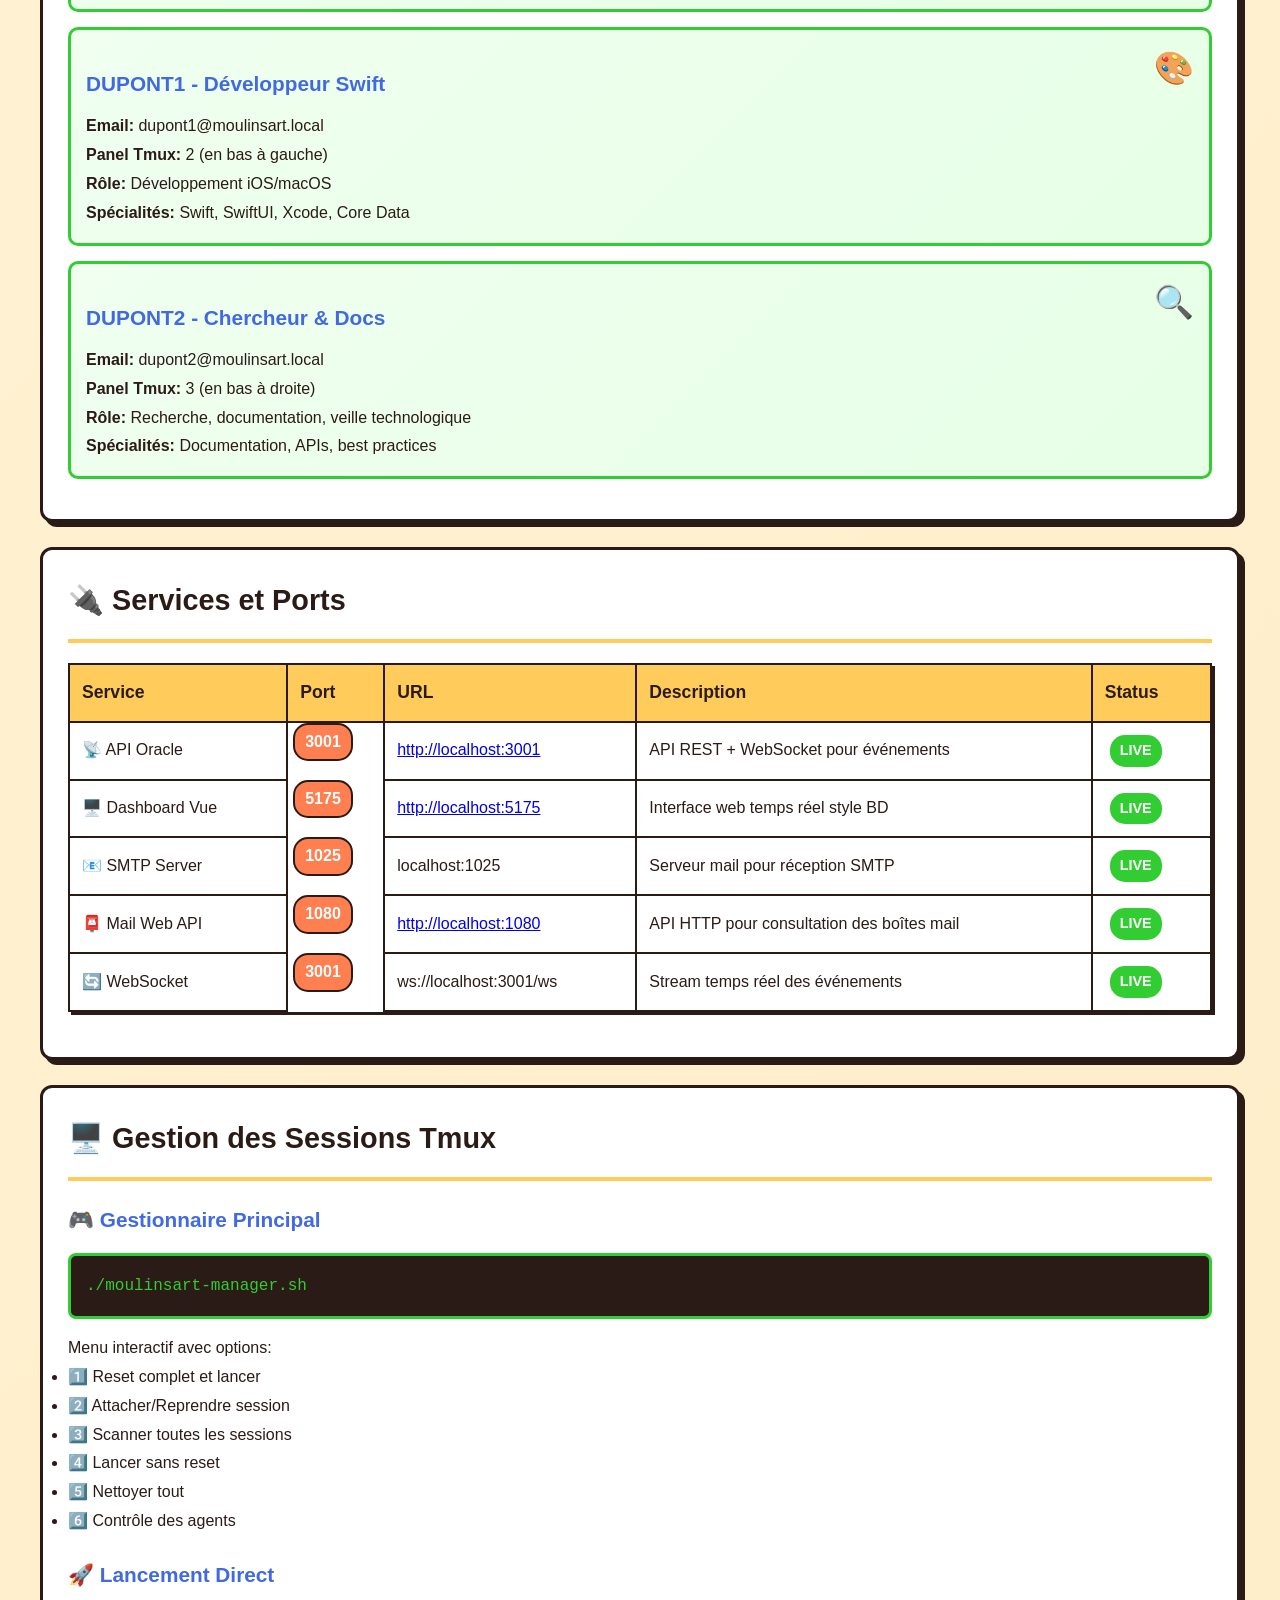
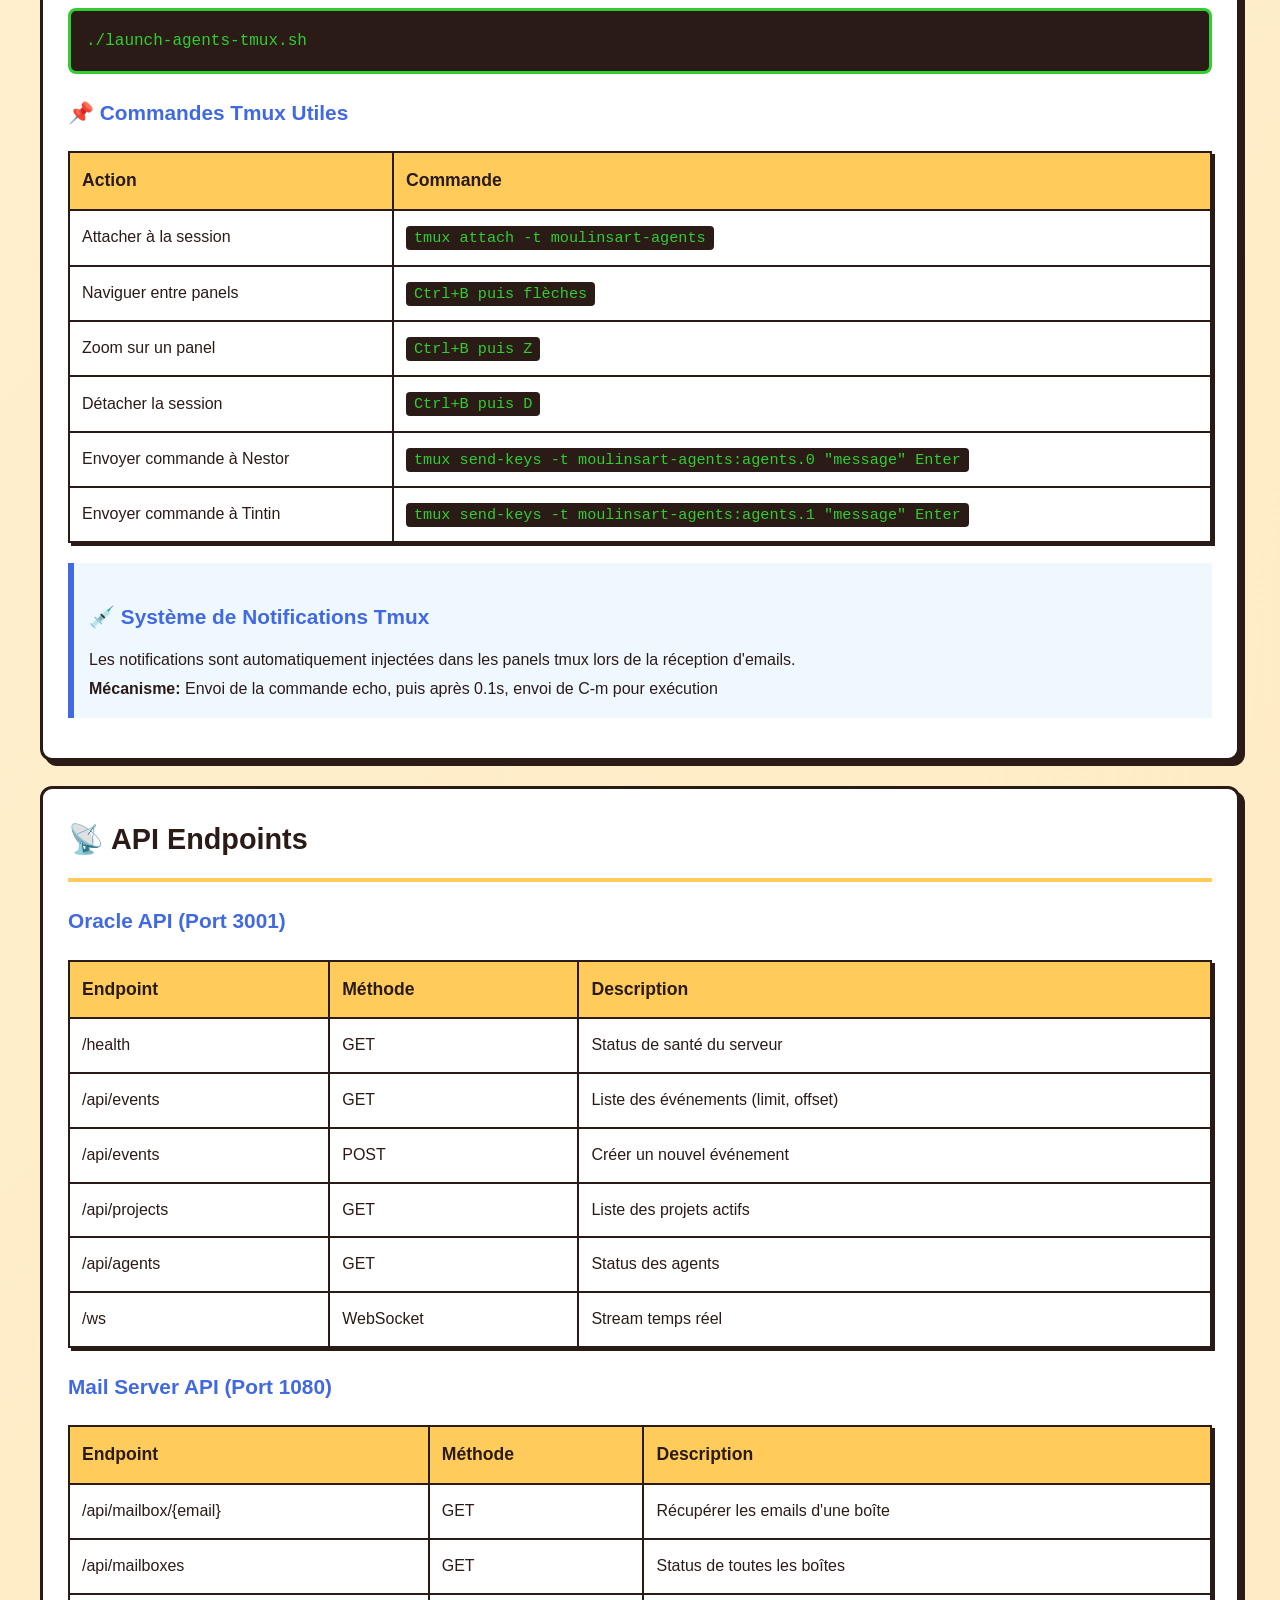
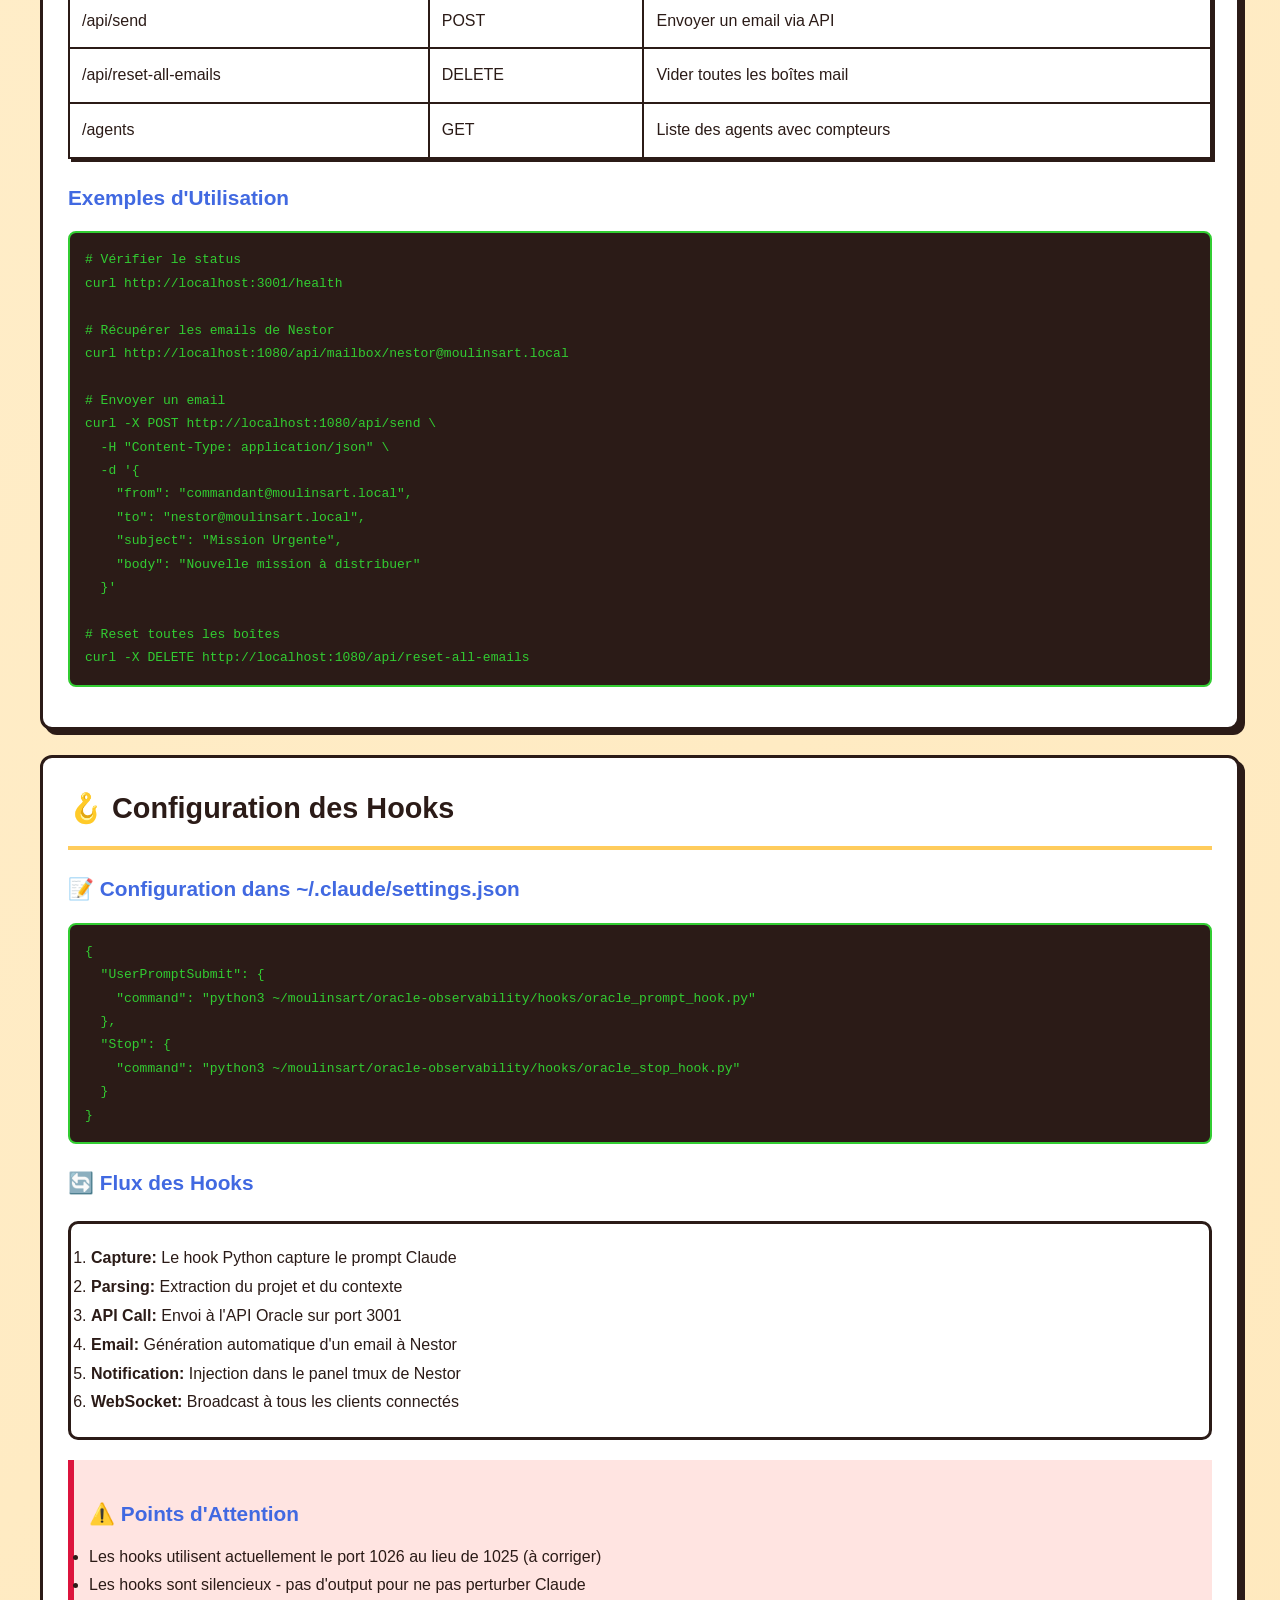
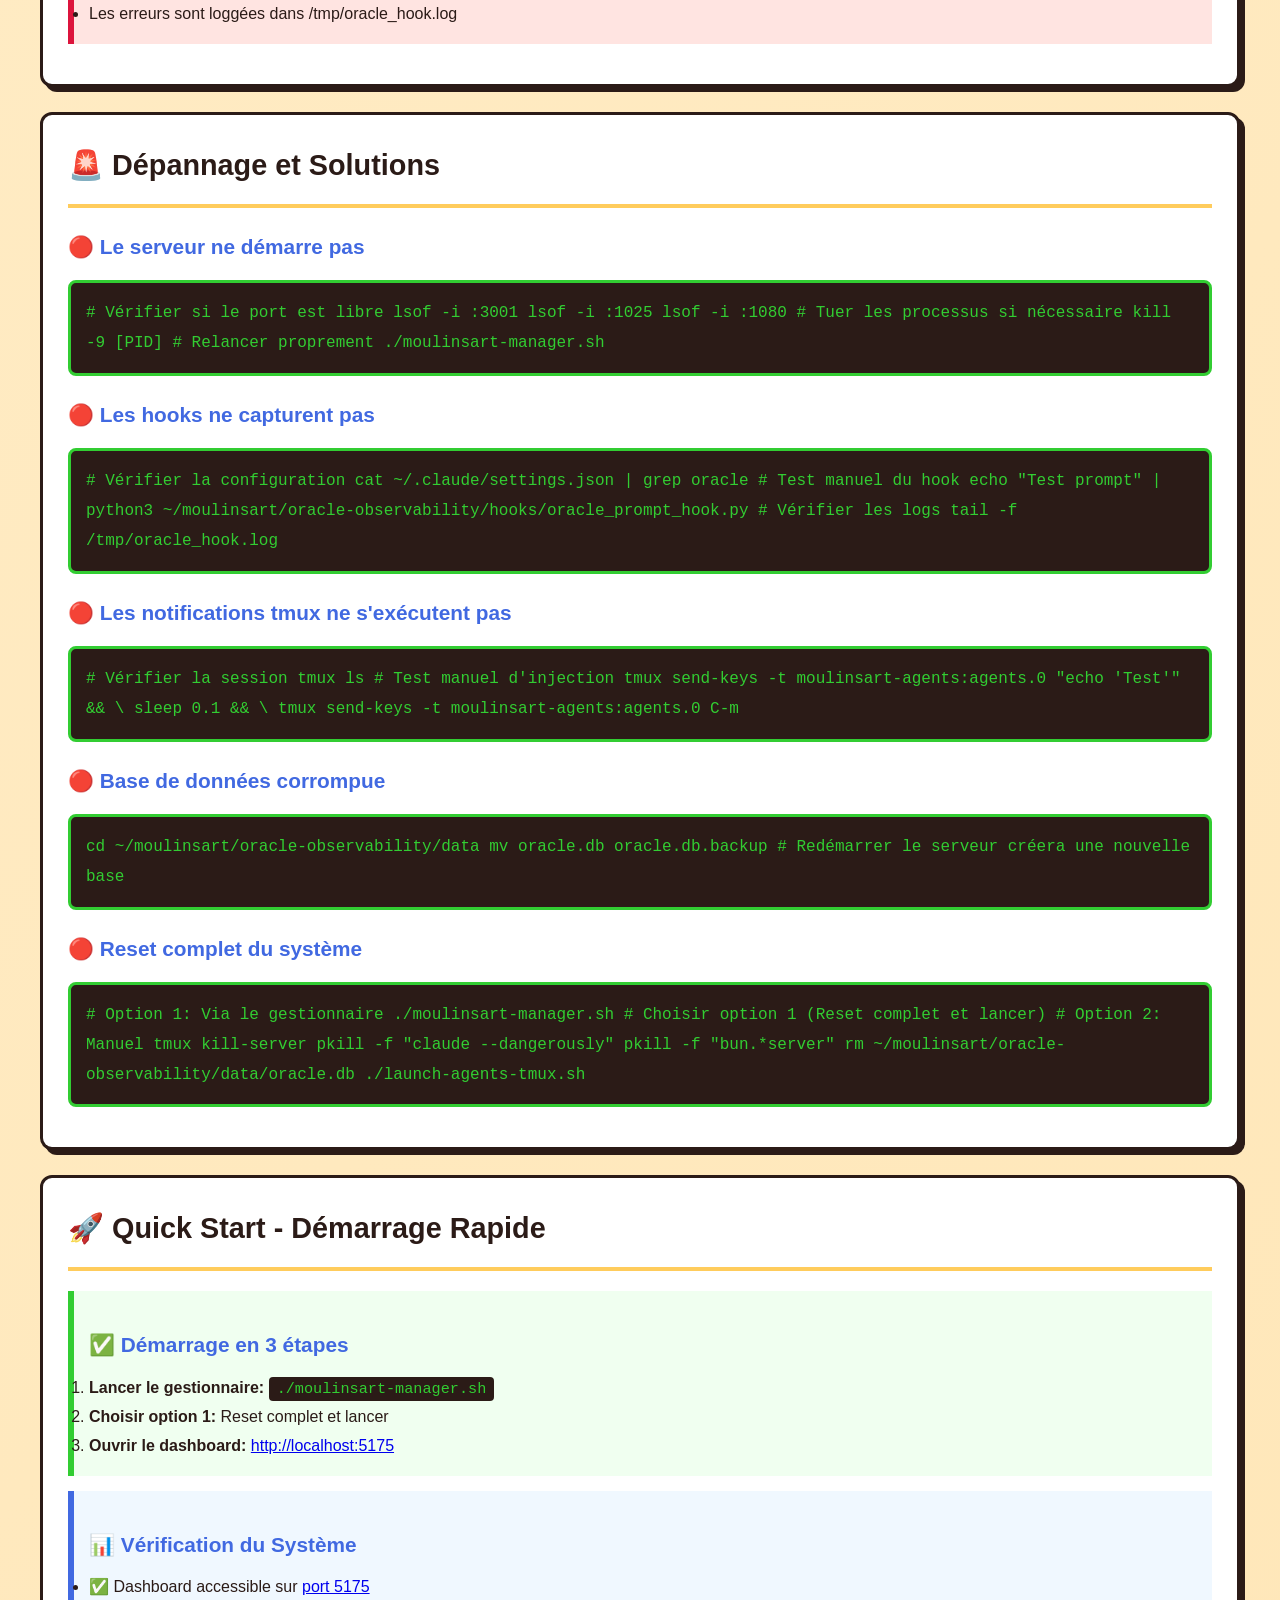
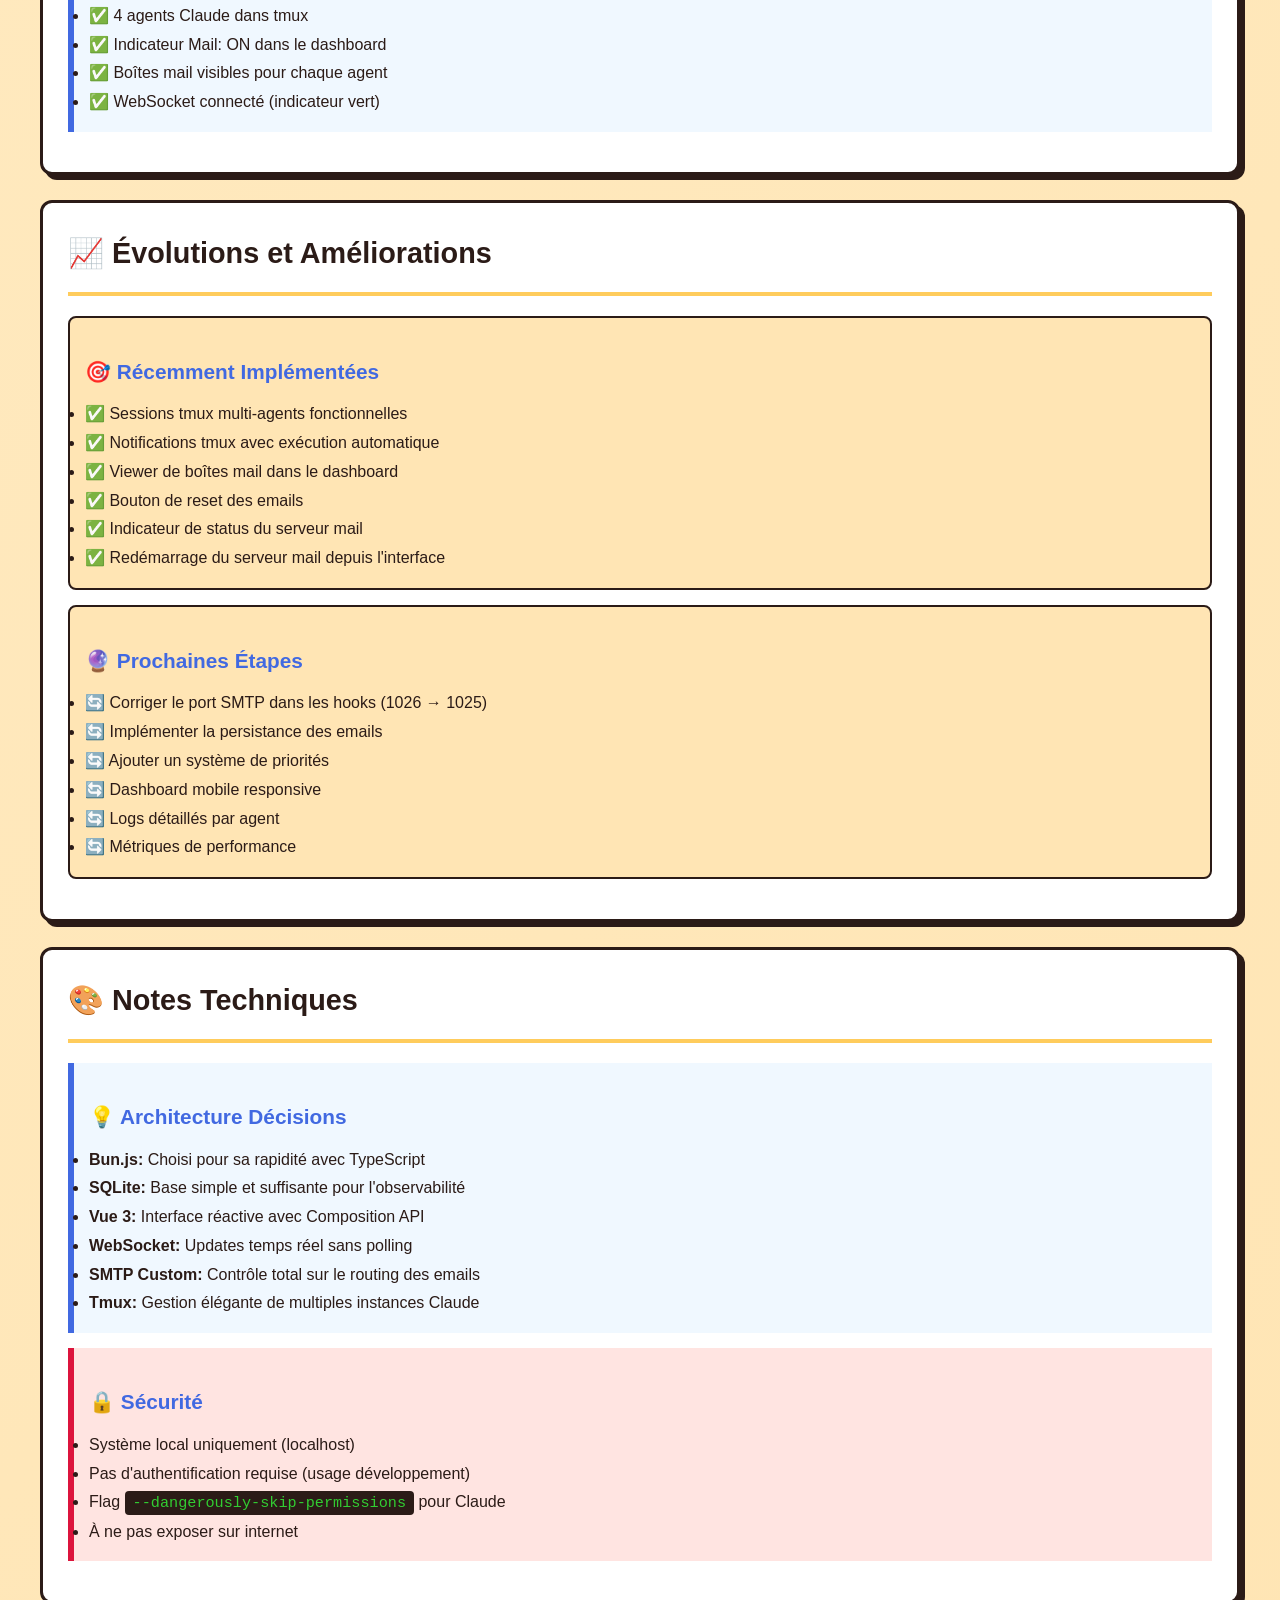
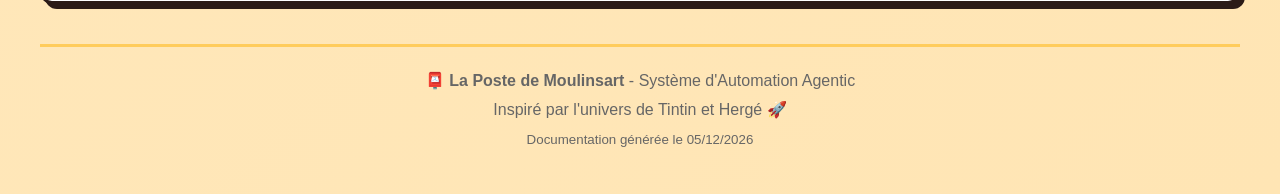
<file: documentation-poste.html>
<!DOCTYPE html>
<html lang="fr">
<head>
    <meta charset="UTF-8">
    <meta name="viewport" content="width=device-width, initial-scale=1.0">
    <title>La Poste de Moulinsart - Documentation</title>
    <link href="https://fonts.googleapis.com/css2?family=Inter:wght@400;500;700&display=swap" rel="stylesheet">
    <style>
.ic-nav{position:fixed;top:0;left:0;right:0;z-index:9999;background:rgba(10,10,15,0.95);backdrop-filter:blur(12px);border-bottom:1px solid #1e1e2e;font-family:'Inter',sans-serif}
.ic-nav-inner{max-width:1100px;margin:0 auto;display:flex;align-items:center;justify-content:space-between;padding:0 24px;height:56px}
.ic-nav-brand{font-size:.85rem;font-weight:700;color:#e0e0e8;letter-spacing:.5px;text-transform:uppercase;text-decoration:none}.ic-nav-brand span{color:#7a7a90;font-weight:400}
.ic-nav-links{display:flex;gap:28px}
.ic-nav-links a{font-size:.8rem;color:#7a7a90;font-weight:500;letter-spacing:.3px;text-decoration:none;transition:color .2s}
.ic-nav-links a:hover,.ic-nav-links a.active{color:#e0e0e8}
body{padding-top:60px !important}
    </style>
    <style>
        * {
            margin: 0;
            padding: 0;
            box-sizing: border-box;
        }
        
        body {
            font-family: 'Comic Sans MS', 'Helvetica', sans-serif;
            background: linear-gradient(135deg, #FFF5DC 0%, #FFE5B4 100%);
            color: #2B1B17;
            padding: 20px;
            line-height: 1.8;
        }
        
        .container {
            max-width: 1200px;
            margin: 0 auto;
        }
        
        .header {
            background: linear-gradient(135deg, #FFCC5C 0%, #FFA500 100%);
            border: 4px solid #2B1B17;
            border-radius: 15px;
            padding: 30px;
            margin-bottom: 40px;
            text-align: center;
            box-shadow: 8px 8px 0px #2B1B17;
            position: relative;
            overflow: hidden;
        }
        
        .header::before {
            content: "📮";
            position: absolute;
            top: -20px;
            left: -20px;
            font-size: 100px;
            opacity: 0.1;
        }
        
        .header h1 {
            font-size: 2.5em;
            text-shadow: 2px 2px 0px #fff;
            margin-bottom: 10px;
        }
        
        .header .subtitle {
            font-size: 1.2em;
            font-style: italic;
        }
        
        .nav {
            background: white;
            border: 3px solid #2B1B17;
            border-radius: 10px;
            padding: 15px;
            margin-bottom: 30px;
            box-shadow: 4px 4px 0px #2B1B17;
        }
        
        .nav ul {
            list-style: none;
            display: flex;
            flex-wrap: wrap;
            gap: 15px;
            justify-content: center;
        }
        
        .nav a {
            color: #2B1B17;
            text-decoration: none;
            padding: 8px 15px;
            background: #FFCC5C;
            border: 2px solid #2B1B17;
            border-radius: 20px;
            display: inline-block;
            transition: all 0.3s;
        }
        
        .nav a:hover {
            background: #FFA500;
            transform: translateY(-2px);
            box-shadow: 2px 2px 0px #2B1B17;
        }
        
        .section {
            background: white;
            border: 3px solid #2B1B17;
            border-radius: 12px;
            padding: 25px;
            margin-bottom: 25px;
            box-shadow: 5px 5px 0px #2B1B17;
        }
        
        h2 {
            color: #2B1B17;
            border-bottom: 4px solid #FFCC5C;
            padding-bottom: 12px;
            margin-bottom: 20px;
            font-size: 1.8em;
        }
        
        h3 {
            color: #4169E1;
            margin: 20px 0 10px 0;
            font-size: 1.3em;
        }
        
        .box {
            background: #FFE5B4;
            border: 2px solid #2B1B17;
            border-radius: 8px;
            padding: 15px;
            margin: 15px 0;
        }
        
        .agent-card {
            background: linear-gradient(135deg, #F0FFF0 0%, #E6FFE6 100%);
            border: 3px solid #32CD32;
            border-radius: 10px;
            padding: 15px;
            margin: 15px 0;
            position: relative;
        }
        
        .agent-card .icon {
            position: absolute;
            top: 10px;
            right: 15px;
            font-size: 2em;
        }
        
        .service-card {
            background: linear-gradient(135deg, #F0F8FF 0%, #E1F0FF 100%);
            border: 3px solid #4169E1;
            border-radius: 10px;
            padding: 15px;
            margin: 15px 0;
        }
        
        .warning-box {
            background: #FFE4E1;
            border-left: 6px solid #DC143C;
            padding: 15px;
            margin: 15px 0;
        }
        
        .success-box {
            background: #F0FFF0;
            border-left: 6px solid #32CD32;
            padding: 15px;
            margin: 15px 0;
        }
        
        .info-box {
            background: #F0F8FF;
            border-left: 6px solid #4169E1;
            padding: 15px;
            margin: 15px 0;
        }
        
        code {
            background: #2B1B17;
            color: #32CD32;
            padding: 3px 8px;
            border-radius: 4px;
            font-family: 'Monaco', 'Courier New', monospace;
            font-size: 0.95em;
        }
        
        pre {
            background: #2B1B17;
            color: #32CD32;
            padding: 15px;
            border-radius: 8px;
            overflow-x: auto;
            margin: 15px 0;
            border: 2px solid #32CD32;
        }
        
        .port {
            display: inline-block;
            background: #FF7F50;
            color: white;
            padding: 3px 10px;
            border-radius: 15px;
            font-weight: bold;
            border: 2px solid #2B1B17;
            margin: 0 5px;
        }
        
        .architecture {
            background: #FFFACD;
            padding: 25px;
            border-radius: 12px;
            margin: 25px 0;
            text-align: center;
            font-family: monospace;
            border: 3px dashed #2B1B17;
            font-size: 1.1em;
            line-height: 2;
        }
        
        table {
            width: 100%;
            border-collapse: collapse;
            margin: 20px 0;
            box-shadow: 3px 3px 0px #2B1B17;
        }
        
        th, td {
            border: 2px solid #2B1B17;
            padding: 12px;
            text-align: left;
        }
        
        th {
            background: #FFCC5C;
            font-weight: bold;
            font-size: 1.1em;
        }
        
        td {
            background: white;
        }
        
        tr:hover td {
            background: #FFFACD;
        }
        
        .flow-diagram {
            background: white;
            border: 3px solid #2B1B17;
            border-radius: 10px;
            padding: 20px;
            margin: 20px 0;
        }
        
        .badge {
            display: inline-block;
            padding: 3px 10px;
            border-radius: 15px;
            font-size: 0.9em;
            font-weight: bold;
            margin: 0 5px;
        }
        
        .badge-new {
            background: #32CD32;
            color: white;
        }
        
        .badge-important {
            background: #DC143C;
            color: white;
        }
        
        .badge-update {
            background: #4169E1;
            color: white;
        }
        
        .footer {
            text-align: center;
            padding: 20px;
            margin-top: 40px;
            border-top: 3px solid #FFCC5C;
            color: #666;
        }
        
        .command-block {
            background: #2B1B17;
            border: 3px solid #32CD32;
            border-radius: 8px;
            padding: 15px;
            margin: 15px 0;
            position: relative;
        }
        
        .command-block code {
            background: none;
            color: #32CD32;
            padding: 0;
            font-size: 1em;
        }
        
        .copy-btn {
            position: absolute;
            top: 10px;
            right: 10px;
            background: #32CD32;
            color: white;
            border: none;
            padding: 5px 10px;
            border-radius: 5px;
            cursor: pointer;
        }
        
        @keyframes pulse {
            0% { transform: scale(1); }
            50% { transform: scale(1.05); }
            100% { transform: scale(1); }
        }
        
        .live {
            animation: pulse 2s infinite;
        }
    </style>
</head>
<body>
<nav class="ic-nav"><div class="ic-nav-inner"><a href="index.html" class="ic-nav-brand">Infinity Cloud <span>/ Geneva</span></a><div class="ic-nav-links"><a href="index.html">Home</a><a href="story.html">Story</a><a href="timeline.html">Timeline</a><a href="research.html">Research</a><a href="projects.html">Projects</a><a href="docs.html" class="active">Docs</a><a href="manifesto.html">Manifesto</a><a href="https://github.com/infinitycloud-ch">GitHub</a></div></div></nav>
    <div class="container">
        <div class="header">
            <h1>La Poste de Moulinsart</h1>
            <div class="subtitle">Système de Communication Inter-Agents par Email avec Observabilité Complète</div>
        </div>
        
        <nav class="nav">
            <ul>
                <li><a href="#concept">🎯 Concept</a></li>
                <li><a href="#architecture">🏗️ Architecture</a></li>
                <li><a href="#agents">👥 Agents</a></li>
                <li><a href="#services">🔌 Services</a></li>
                <li><a href="#tmux">🖥️ Sessions Tmux</a></li>
                <li><a href="#api">📡 API</a></li>
                <li><a href="#hooks">🪝 Hooks</a></li>
                <li><a href="#troubleshooting">🚨 Dépannage</a></li>
            </ul>
        </nav>
        
        <div class="section" id="concept">
            <h2>🎯 Concept et Vision</h2>
            <p><strong>La Poste de Moulinsart</strong> est un système d'automation agentic révolutionnaire où les agents Claude communiquent entre eux par email, créant un écosystème collaboratif autonome.</p>
            
            <div class="success-box">
                <h3>✨ Innovation Principale</h3>
                <p>Remplace la communication par fichiers texte par un système de messagerie électronique complet avec notifications tmux en temps réel.</p>
            </div>
            
            <div class="box">
                <h3>🎨 Caractéristiques Uniques</h3>
                <ul>
                    <li>📧 <strong>Communication par Email</strong> : Chaque agent a sa propre adresse email</li>
                    <li>🔮 <strong>Observabilité Totale</strong> : Capture et traçage de tous les prompts Claude</li>
                    <li>📮 <strong>Serveur Mail Local</strong> : SMTP complet sur port 1025</li>
                    <li>🎭 <strong>Interface Style BD</strong> : Inspirée de l'univers Tintin/Hergé</li>
                    <li>⚡ <strong>Temps Réel</strong> : WebSocket pour les mises à jour instantanées</li>
                    <li>🤖 <strong>Multi-Agents Tmux</strong> : 4 instances Claude dans des panels séparés</li>
                </ul>
            </div>
        </div>

        <div class="section" id="architecture">
            <h2>🏗️ Architecture Technique Détaillée</h2>
            
            <div class="architecture">
                <strong>📝 USER PROMPT</strong><br>
                ↓<br>
                <strong>🪝 HOOK CAPTURE</strong> (Python)<br>
                ↓<br>
                <strong>📡 API ORACLE</strong> (Port 3001)<br>
                ↓<br>
                <strong>📧 EMAIL SMTP</strong> → nestor@moulinsart.local<br>
                ↓<br>
                <strong>🎩 NESTOR DISPATCH</strong><br>
                ├→ tintin@moulinsart.local<br>
                ├→ dupont1@moulinsart.local<br>
                └→ dupont2@moulinsart.local<br>
                ↓<br>
                <strong>💉 TMUX INJECTION</strong> (Notifications)<br>
                ↓<br>
                <strong>🖥️ VUE.JS DASHBOARD</strong> (Port 5175)<br>
                ↓<br>
                <strong>👀 OBSERVABILITÉ TEMPS RÉEL</strong>
            </div>
            
            <h3>📁 Structure des Fichiers</h3>
            <pre>~/moulinsart/
├── oracle-observability/           # 📮 La Poste Centrale
│   ├── server/
│   │   ├── index.ts               # API Oracle + WebSocket
│   │   └── mail-server.ts         # Serveur Mail SMTP/HTTP
│   ├── client/                    # Interface Vue.js
│   │   ├── src/
│   │   │   ├── App.vue           # Dashboard principal
│   │   │   └── components/
│   │   │       └── AgentMailboxes.vue  # Viewer boîtes mail
│   │   └── package.json
│   ├── data/
│   │   └── oracle.db             # Base SQLite
│   └── hooks/                    # Capture des événements
│       ├── oracle_prompt_hook.py
│       ├── oracle_stop_hook.py
│       └── email_trigger_hook.py
├── agents/                        # Dossiers des agents
│   ├── nestor/
│   │   └── CLAUDE.md             # Identité Nestor
│   ├── tintin/
│   │   └── CLAUDE.md             # Identité Tintin
│   ├── dupont1/
│   │   └── CLAUDE.md             # Identité Dupont1
│   └── dupont2/
│       └── CLAUDE.md             # Identité Dupont2
├── moulinsart-manager.sh          # 🎮 Gestionnaire principal
├── launch-agents-tmux.sh          # Lancement des 4 agents
├── control-agents.sh              # Contrôle individuel
└── documentation-poste.html       # Cette documentation</pre>
        </div>

        <div class="section" id="agents">
            <h2>👥 Les Agents de Moulinsart</h2>
            
            <div class="agent-card">
                <span class="icon">🎩</span>
                <h3>NESTOR - Chef d'Orchestre</h3>
                <p><strong>Email:</strong> nestor@moulinsart.local</p>
                <p><strong>Panel Tmux:</strong> 0 (en haut à gauche)</p>
                <p><strong>Rôle:</strong> Reçoit tous les prompts, analyse les besoins, et dispatche les tâches aux autres agents</p>
                <p><strong>Spécialités:</strong> Architecture, coordination, gestion de projet</p>
            </div>
            
            <div class="agent-card">
                <span class="icon">🚀</span>
                <h3>TINTIN - QA Lead</h3>
                <p><strong>Email:</strong> tintin@moulinsart.local</p>
                <p><strong>Panel Tmux:</strong> 1 (en haut à droite)</p>
                <p><strong>Rôle:</strong> Tests, validation, assurance qualité</p>
                <p><strong>Spécialités:</strong> Tests unitaires, intégration, debugging</p>
            </div>
            
            <div class="agent-card">
                <span class="icon">🎨</span>
                <h3>DUPONT1 - Développeur Swift</h3>
                <p><strong>Email:</strong> dupont1@moulinsart.local</p>
                <p><strong>Panel Tmux:</strong> 2 (en bas à gauche)</p>
                <p><strong>Rôle:</strong> Développement iOS/macOS</p>
                <p><strong>Spécialités:</strong> Swift, SwiftUI, Xcode, Core Data</p>
            </div>
            
            <div class="agent-card">
                <span class="icon">🔍</span>
                <h3>DUPONT2 - Chercheur & Docs</h3>
                <p><strong>Email:</strong> dupont2@moulinsart.local</p>
                <p><strong>Panel Tmux:</strong> 3 (en bas à droite)</p>
                <p><strong>Rôle:</strong> Recherche, documentation, veille technologique</p>
                <p><strong>Spécialités:</strong> Documentation, APIs, best practices</p>
            </div>
        </div>

        <div class="section" id="services">
            <h2>🔌 Services et Ports</h2>
            
            <table>
                <tr>
                    <th>Service</th>
                    <th>Port</th>
                    <th>URL</th>
                    <th>Description</th>
                    <th>Status</th>
                </tr>
                <tr>
                    <td>📡 API Oracle</td>
                    <td class="port">3001</td>
                    <td><a href="http://localhost:3001">http://localhost:3001</a></td>
                    <td>API REST + WebSocket pour événements</td>
                    <td><span class="badge badge-new live">LIVE</span></td>
                </tr>
                <tr>
                    <td>🖥️ Dashboard Vue</td>
                    <td class="port">5175</td>
                    <td><a href="http://localhost:5175">http://localhost:5175</a></td>
                    <td>Interface web temps réel style BD</td>
                    <td><span class="badge badge-new live">LIVE</span></td>
                </tr>
                <tr>
                    <td>📧 SMTP Server</td>
                    <td class="port">1025</td>
                    <td>localhost:1025</td>
                    <td>Serveur mail pour réception SMTP</td>
                    <td><span class="badge badge-new live">LIVE</span></td>
                </tr>
                <tr>
                    <td>📮 Mail Web API</td>
                    <td class="port">1080</td>
                    <td><a href="http://localhost:1080">http://localhost:1080</a></td>
                    <td>API HTTP pour consultation des boîtes mail</td>
                    <td><span class="badge badge-new live">LIVE</span></td>
                </tr>
                <tr>
                    <td>🔄 WebSocket</td>
                    <td class="port">3001</td>
                    <td>ws://localhost:3001/ws</td>
                    <td>Stream temps réel des événements</td>
                    <td><span class="badge badge-new live">LIVE</span></td>
                </tr>
            </table>
        </div>

        <div class="section" id="tmux">
            <h2>🖥️ Gestion des Sessions Tmux</h2>
            
            <h3>🎮 Gestionnaire Principal</h3>
            <div class="command-block">
                <code>./moulinsart-manager.sh</code>
            </div>
            <p>Menu interactif avec options:</p>
            <ul>
                <li>1️⃣ Reset complet et lancer</li>
                <li>2️⃣ Attacher/Reprendre session</li>
                <li>3️⃣ Scanner toutes les sessions</li>
                <li>4️⃣ Lancer sans reset</li>
                <li>5️⃣ Nettoyer tout</li>
                <li>6️⃣ Contrôle des agents</li>
            </ul>
            
            <h3>🚀 Lancement Direct</h3>
            <div class="command-block">
                <code>./launch-agents-tmux.sh</code>
            </div>
            
            <h3>📌 Commandes Tmux Utiles</h3>
            <table>
                <tr>
                    <th>Action</th>
                    <th>Commande</th>
                </tr>
                <tr>
                    <td>Attacher à la session</td>
                    <td><code>tmux attach -t moulinsart-agents</code></td>
                </tr>
                <tr>
                    <td>Naviguer entre panels</td>
                    <td><code>Ctrl+B puis flèches</code></td>
                </tr>
                <tr>
                    <td>Zoom sur un panel</td>
                    <td><code>Ctrl+B puis Z</code></td>
                </tr>
                <tr>
                    <td>Détacher la session</td>
                    <td><code>Ctrl+B puis D</code></td>
                </tr>
                <tr>
                    <td>Envoyer commande à Nestor</td>
                    <td><code>tmux send-keys -t moulinsart-agents:agents.0 "message" Enter</code></td>
                </tr>
                <tr>
                    <td>Envoyer commande à Tintin</td>
                    <td><code>tmux send-keys -t moulinsart-agents:agents.1 "message" Enter</code></td>
                </tr>
            </table>
            
            <div class="info-box">
                <h3>💉 Système de Notifications Tmux</h3>
                <p>Les notifications sont automatiquement injectées dans les panels tmux lors de la réception d'emails.</p>
                <p><strong>Mécanisme:</strong> Envoi de la commande echo, puis après 0.1s, envoi de C-m pour exécution</p>
            </div>
        </div>

        <div class="section" id="api">
            <h2>📡 API Endpoints</h2>
            
            <h3>Oracle API (Port 3001)</h3>
            <table>
                <tr>
                    <th>Endpoint</th>
                    <th>Méthode</th>
                    <th>Description</th>
                </tr>
                <tr>
                    <td>/health</td>
                    <td>GET</td>
                    <td>Status de santé du serveur</td>
                </tr>
                <tr>
                    <td>/api/events</td>
                    <td>GET</td>
                    <td>Liste des événements (limit, offset)</td>
                </tr>
                <tr>
                    <td>/api/events</td>
                    <td>POST</td>
                    <td>Créer un nouvel événement</td>
                </tr>
                <tr>
                    <td>/api/projects</td>
                    <td>GET</td>
                    <td>Liste des projets actifs</td>
                </tr>
                <tr>
                    <td>/api/agents</td>
                    <td>GET</td>
                    <td>Status des agents</td>
                </tr>
                <tr>
                    <td>/ws</td>
                    <td>WebSocket</td>
                    <td>Stream temps réel</td>
                </tr>
            </table>
            
            <h3>Mail Server API (Port 1080)</h3>
            <table>
                <tr>
                    <th>Endpoint</th>
                    <th>Méthode</th>
                    <th>Description</th>
                </tr>
                <tr>
                    <td>/api/mailbox/{email}</td>
                    <td>GET</td>
                    <td>Récupérer les emails d'une boîte</td>
                </tr>
                <tr>
                    <td>/api/mailboxes</td>
                    <td>GET</td>
                    <td>Status de toutes les boîtes</td>
                </tr>
                <tr>
                    <td>/api/send</td>
                    <td>POST</td>
                    <td>Envoyer un email via API</td>
                </tr>
                <tr>
                    <td>/api/reset-all-emails</td>
                    <td>DELETE</td>
                    <td>Vider toutes les boîtes mail</td>
                </tr>
                <tr>
                    <td>/agents</td>
                    <td>GET</td>
                    <td>Liste des agents avec compteurs</td>
                </tr>
            </table>
            
            <h3>Exemples d'Utilisation</h3>
            <pre># Vérifier le status
curl http://localhost:3001/health

# Récupérer les emails de Nestor
curl http://localhost:1080/api/mailbox/nestor@moulinsart.local

# Envoyer un email
curl -X POST http://localhost:1080/api/send \
  -H "Content-Type: application/json" \
  -d '{
    "from": "commandant@moulinsart.local",
    "to": "nestor@moulinsart.local",
    "subject": "Mission Urgente",
    "body": "Nouvelle mission à distribuer"
  }'

# Reset toutes les boîtes
curl -X DELETE http://localhost:1080/api/reset-all-emails</pre>
        </div>

        <div class="section" id="hooks">
            <h2>🪝 Configuration des Hooks</h2>
            
            <h3>📝 Configuration dans ~/.claude/settings.json</h3>
            <pre>{
  "UserPromptSubmit": {
    "command": "python3 ~/moulinsart/oracle-observability/hooks/oracle_prompt_hook.py"
  },
  "Stop": {
    "command": "python3 ~/moulinsart/oracle-observability/hooks/oracle_stop_hook.py"
  }
}</pre>
            
            <h3>🔄 Flux des Hooks</h3>
            <div class="flow-diagram">
                <ol>
                    <li><strong>Capture:</strong> Le hook Python capture le prompt Claude</li>
                    <li><strong>Parsing:</strong> Extraction du projet et du contexte</li>
                    <li><strong>API Call:</strong> Envoi à l'API Oracle sur port 3001</li>
                    <li><strong>Email:</strong> Génération automatique d'un email à Nestor</li>
                    <li><strong>Notification:</strong> Injection dans le panel tmux de Nestor</li>
                    <li><strong>WebSocket:</strong> Broadcast à tous les clients connectés</li>
                </ol>
            </div>
            
            <div class="warning-box">
                <h3>⚠️ Points d'Attention</h3>
                <ul>
                    <li>Les hooks utilisent actuellement le port 1026 au lieu de 1025 (à corriger)</li>
                    <li>Les hooks sont silencieux - pas d'output pour ne pas perturber Claude</li>
                    <li>Les erreurs sont loggées dans /tmp/oracle_hook.log</li>
                </ul>
            </div>
        </div>

        <div class="section" id="troubleshooting">
            <h2>🚨 Dépannage et Solutions</h2>
            
            <h3>🔴 Le serveur ne démarre pas</h3>
            <div class="command-block">
                <code># Vérifier si le port est libre
lsof -i :3001
lsof -i :1025
lsof -i :1080

# Tuer les processus si nécessaire
kill -9 [PID]

# Relancer proprement
./moulinsart-manager.sh</code>
            </div>
            
            <h3>🔴 Les hooks ne capturent pas</h3>
            <div class="command-block">
                <code># Vérifier la configuration
cat ~/.claude/settings.json | grep oracle

# Test manuel du hook
echo "Test prompt" | python3 ~/moulinsart/oracle-observability/hooks/oracle_prompt_hook.py

# Vérifier les logs
tail -f /tmp/oracle_hook.log</code>
            </div>
            
            <h3>🔴 Les notifications tmux ne s'exécutent pas</h3>
            <div class="command-block">
                <code># Vérifier la session
tmux ls

# Test manuel d'injection
tmux send-keys -t moulinsart-agents:agents.0 "echo 'Test'" && \
sleep 0.1 && \
tmux send-keys -t moulinsart-agents:agents.0 C-m</code>
            </div>
            
            <h3>🔴 Base de données corrompue</h3>
            <div class="command-block">
                <code>cd ~/moulinsart/oracle-observability/data
mv oracle.db oracle.db.backup
# Redémarrer le serveur créera une nouvelle base</code>
            </div>
            
            <h3>🔴 Reset complet du système</h3>
            <div class="command-block">
                <code># Option 1: Via le gestionnaire
./moulinsart-manager.sh
# Choisir option 1 (Reset complet et lancer)

# Option 2: Manuel
tmux kill-server
pkill -f "claude --dangerously"
pkill -f "bun.*server"
rm ~/moulinsart/oracle-observability/data/oracle.db
./launch-agents-tmux.sh</code>
            </div>
        </div>

        <div class="section">
            <h2>🚀 Quick Start - Démarrage Rapide</h2>
            
            <div class="success-box">
                <h3>✅ Démarrage en 3 étapes</h3>
                <ol>
                    <li><strong>Lancer le gestionnaire:</strong> <code>./moulinsart-manager.sh</code></li>
                    <li><strong>Choisir option 1:</strong> Reset complet et lancer</li>
                    <li><strong>Ouvrir le dashboard:</strong> <a href="http://localhost:5175">http://localhost:5175</a></li>
                </ol>
            </div>
            
            <div class="info-box">
                <h3>📊 Vérification du Système</h3>
                <ul>
                    <li>✅ Dashboard accessible sur <a href="http://localhost:5175">port 5175</a></li>
                    <li>✅ 4 agents Claude dans tmux</li>
                    <li>✅ Indicateur Mail: ON dans le dashboard</li>
                    <li>✅ Boîtes mail visibles pour chaque agent</li>
                    <li>✅ WebSocket connecté (indicateur vert)</li>
                </ul>
            </div>
        </div>

        <div class="section">
            <h2>📈 Évolutions et Améliorations</h2>
            
            <div class="box">
                <h3>🎯 Récemment Implémentées</h3>
                <ul>
                    <li>✅ Sessions tmux multi-agents fonctionnelles</li>
                    <li>✅ Notifications tmux avec exécution automatique</li>
                    <li>✅ Viewer de boîtes mail dans le dashboard</li>
                    <li>✅ Bouton de reset des emails</li>
                    <li>✅ Indicateur de status du serveur mail</li>
                    <li>✅ Redémarrage du serveur mail depuis l'interface</li>
                </ul>
            </div>
            
            <div class="box">
                <h3>🔮 Prochaines Étapes</h3>
                <ul>
                    <li>🔄 Corriger le port SMTP dans les hooks (1026 → 1025)</li>
                    <li>🔄 Implémenter la persistance des emails</li>
                    <li>🔄 Ajouter un système de priorités</li>
                    <li>🔄 Dashboard mobile responsive</li>
                    <li>🔄 Logs détaillés par agent</li>
                    <li>🔄 Métriques de performance</li>
                </ul>
            </div>
        </div>

        <div class="section">
            <h2>🎨 Notes Techniques</h2>
            
            <div class="info-box">
                <h3>💡 Architecture Décisions</h3>
                <ul>
                    <li><strong>Bun.js:</strong> Choisi pour sa rapidité avec TypeScript</li>
                    <li><strong>SQLite:</strong> Base simple et suffisante pour l'observabilité</li>
                    <li><strong>Vue 3:</strong> Interface réactive avec Composition API</li>
                    <li><strong>WebSocket:</strong> Updates temps réel sans polling</li>
                    <li><strong>SMTP Custom:</strong> Contrôle total sur le routing des emails</li>
                    <li><strong>Tmux:</strong> Gestion élégante de multiples instances Claude</li>
                </ul>
            </div>
            
            <div class="warning-box">
                <h3>🔒 Sécurité</h3>
                <ul>
                    <li>Système local uniquement (localhost)</li>
                    <li>Pas d'authentification requise (usage développement)</li>
                    <li>Flag <code>--dangerously-skip-permissions</code> pour Claude</li>
                    <li>À ne pas exposer sur internet</li>
                </ul>
            </div>
        </div>

        <div class="footer">
            <p>📮 <strong>La Poste de Moulinsart</strong> - Système d'Automation Agentic</p>
            <p>Inspiré par l'univers de Tintin et Hergé 🚀</p>
            <p><small>Documentation générée le <script>document.write(new Date().toLocaleDateString('fr-FR'))</script></small></p>
        </div>
    </div>
</body>
</html>
</file>
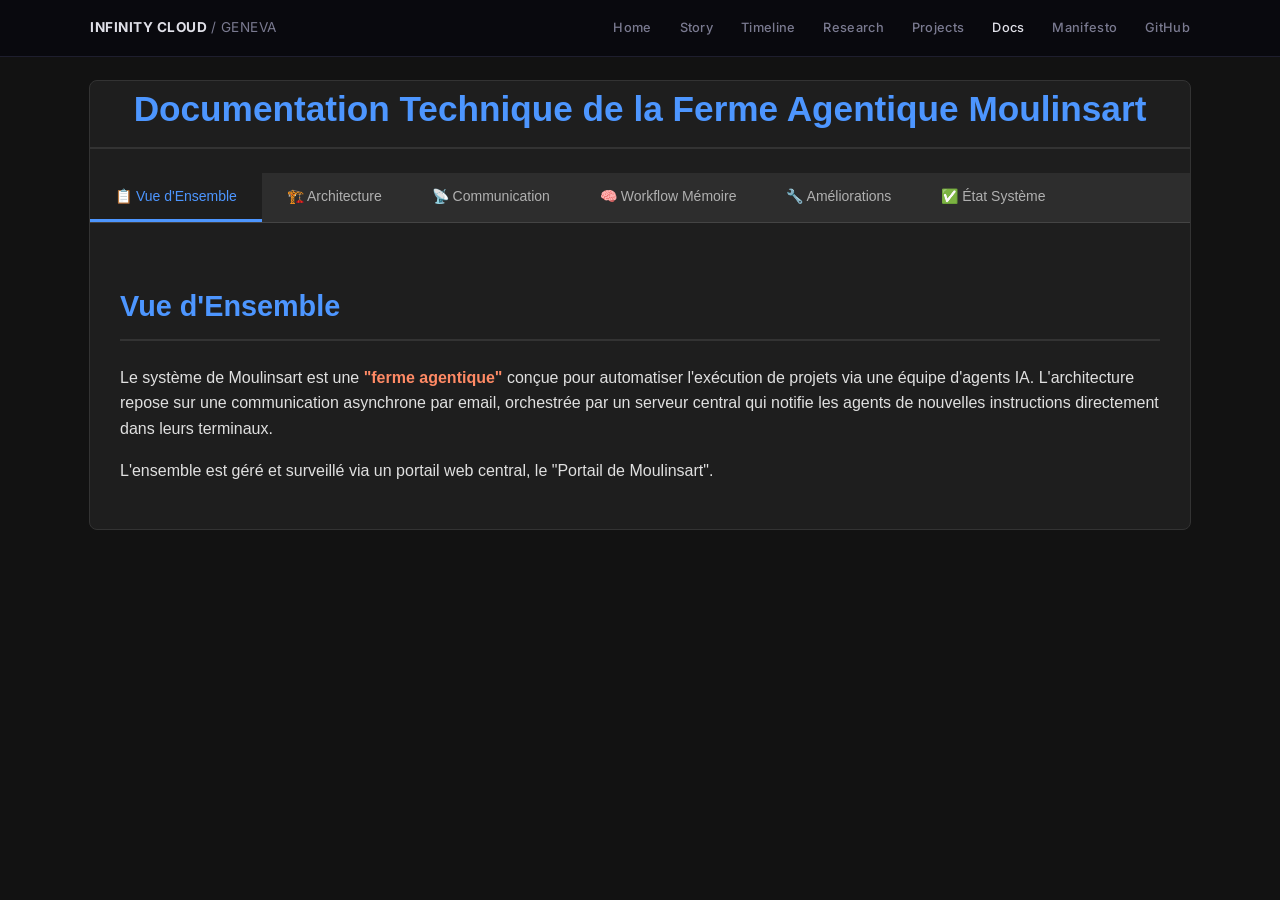
<file: documentation-technique.html>
<!DOCTYPE html>
<html lang="fr">
<head>
    <meta charset="UTF-8">
    <meta name="viewport" content="width=device-width, initial-scale=1.0">
    <title>Documentation Technique - Ferme Agentique Moulinsart</title>
    <link href="https://fonts.googleapis.com/css2?family=Inter:wght@400;500;700&display=swap" rel="stylesheet">
    <style>
.ic-nav{position:fixed;top:0;left:0;right:0;z-index:9999;background:rgba(10,10,15,0.95);backdrop-filter:blur(12px);border-bottom:1px solid #1e1e2e;font-family:'Inter',sans-serif}
.ic-nav-inner{max-width:1100px;margin:0 auto;display:flex;align-items:center;justify-content:space-between;padding:0 24px;height:56px}
.ic-nav-brand{font-size:.85rem;font-weight:700;color:#e0e0e8;letter-spacing:.5px;text-transform:uppercase;text-decoration:none}.ic-nav-brand span{color:#7a7a90;font-weight:400}
.ic-nav-links{display:flex;gap:28px}
.ic-nav-links a{font-size:.8rem;color:#7a7a90;font-weight:500;letter-spacing:.3px;text-decoration:none;transition:color .2s}
.ic-nav-links a:hover,.ic-nav-links a.active{color:#e0e0e8}
body{padding-top:60px !important}
    </style>
    <style>
        body {
            font-family: -apple-system, BlinkMacSystemFont, "Segoe UI", Roboto, "Helvetica Neue", Arial, sans-serif;
            line-height: 1.6;
            background-color: #121212;
            color: #E0E0E0;
            margin: 0;
            padding: 0;
        }
        .container {
            max-width: 1100px;
            margin: 20px auto;
            padding: 0;
            background: #1E1E1E;
            border-radius: 8px;
            border: 1px solid #333;
            overflow: hidden;
        }

        /* TABS NAVIGATION */
        .tabs {
            display: flex;
            background: #2D2D2D;
            border-bottom: 1px solid #444;
            overflow-x: auto;
        }
        .tab {
            background: #2D2D2D;
            border: none;
            padding: 15px 25px;
            cursor: pointer;
            color: #B0B0B0;
            font-size: 14px;
            font-weight: 500;
            white-space: nowrap;
            transition: all 0.3s ease;
            border-bottom: 3px solid transparent;
        }
        .tab:hover {
            background: #3A3A3A;
            color: #E0E0E0;
        }
        .tab.active {
            background: #1E1E1E;
            color: #4D96FF;
            border-bottom: 3px solid #4D96FF;
        }

        /* TAB CONTENT */
        .tab-content {
            display: none;
            padding: 30px;
            max-height: 80vh;
            overflow-y: auto;
        }
        .tab-content.active {
            display: block;
        }

        h1, h2, h3 {
            color: #4D96FF;
            border-bottom: 2px solid #333;
            padding-bottom: 10px;
        }
        h1 {
            text-align: center;
            font-size: 2.2em;
            margin-top: 0;
        }
        h2 {
            font-size: 1.8em;
            margin-top: 30px;
        }
        h3 {
            font-size: 1.4em;
            color: #82AAFF;
            border-bottom: 1px solid #333;
        }
        code {
            background-color: #2C2C2C;
            padding: 0.2em 0.4em;
            margin: 0;
            font-size: 0.85em;
            border-radius: 3px;
            font-family: "SF Mono", "Fira Code", "Consolas", monospace;
            color: #FFCB6B;
        }
        pre {
            background-color: #252526;
            border: 1px solid #333;
            padding: 15px;
            border-radius: 5px;
            overflow-x: auto;
            white-space: pre-wrap;
            word-wrap: break-word;
        }
        pre code {
            padding: 0;
            background: none;
            font-size: 0.9em;
            color: #C3E88D;
        }
        strong {
            color: #FF8A65;
        }
        .component {
            background: #252526;
            border: 1px solid #444;
            border-left: 5px solid #4D96FF;
            padding: 15px;
            margin: 20px 0;
            border-radius: 5px;
        }
        .component h4 {
            margin-top: 0;
            color: #82AAFF;
            font-size: 1.2em;
        }
        ol, ul {
            padding-left: 20px;
        }
        li {
            margin-bottom: 10px;
        }
        .schema {
            text-align: center;
            padding: 20px;
            background: #1C1C1C;
            border-radius: 5px;
            border: 1px solid #333;
        }
        .schema pre {
            color: #89DDFF;
            font-size: 1em;
            text-align: left;
        }
        .key-point {
            background-color: rgba(255, 203, 107, 0.1);
            border-left: 4px solid #FFCB6B;
            padding: 10px 15px;
            margin: 15px 0;
            border-radius: 4px;
        }

        /* SCROLLBAR STYLING */
        .tab-content::-webkit-scrollbar {
            width: 8px;
        }
        .tab-content::-webkit-scrollbar-track {
            background: #2D2D2D;
        }
        .tab-content::-webkit-scrollbar-thumb {
            background: #4D96FF;
            border-radius: 4px;
        }
    </style>
</head>
<body>
<nav class="ic-nav"><div class="ic-nav-inner"><a href="index.html" class="ic-nav-brand">Infinity Cloud <span>/ Geneva</span></a><div class="ic-nav-links"><a href="index.html">Home</a><a href="story.html">Story</a><a href="timeline.html">Timeline</a><a href="research.html">Research</a><a href="projects.html">Projects</a><a href="docs.html" class="active">Docs</a><a href="manifesto.html">Manifesto</a><a href="https://github.com/infinitycloud-ch">GitHub</a></div></div></nav>
    <div class="container">
        <h1>Documentation Technique de la Ferme Agentique Moulinsart</h1>

        <!-- TABS NAVIGATION -->
        <div class="tabs">
            <button class="tab active" onclick="showTab('overview')">📋 Vue d'Ensemble</button>
            <button class="tab" onclick="showTab('architecture')">🏗️ Architecture</button>
            <button class="tab" onclick="showTab('communication')">📡 Communication</button>
            <button class="tab" onclick="showTab('memory')">🧠 Workflow Mémoire</button>
            <button class="tab" onclick="showTab('technical')">🔧 Améliorations</button>
            <button class="tab" onclick="showTab('status')">✅ État Système</button>
        </div>

        <!-- TAB: VUE D'ENSEMBLE -->
        <div id="overview" class="tab-content active">
            <h2>Vue d'Ensemble</h2>
            <p>
                Le système de Moulinsart est une <strong>"ferme agentique"</strong> conçue pour automatiser l'exécution de projets via une équipe d'agents IA. L'architecture repose sur une communication asynchrone par email, orchestrée par un serveur central qui notifie les agents de nouvelles instructions directement dans leurs terminaux.
            </p>
            <p>
                L'ensemble est géré et surveillé via un portail web central, le "Portail de Moulinsart".
            </p>
        </div>

        <!-- TAB: ARCHITECTURE -->
        <div id="architecture" class="tab-content">
            <h2>Architecture du Système</h2>
            <p>Le système est composé de plusieurs services indépendants mais interconnectés qui fonctionnent en tandem.</p>

            <h3>Composants Clés</h3>

            <div class="component">
                <h4>Serveur d'Observabilité Oracle (<code>server/index.ts</code>)</h4>
                <ul>
                    <li><strong>Rôle</strong> : Cerveau central du système.</li>
                    <li><strong>Fonctions</strong> :
                        <ul>
                            <li>Fournit une API REST pour gérer les projets, les sprints et les tâches.</li>
                            <li>Maintient l'état du système dans une base de données unique.</li>
                            <li>Diffuse des événements en temps réel à l'interface web via WebSockets.</li>
                            <li>Expose des endpoints pour le workflow de génération de mémoire.</li>
                        </ul>
                    </li>
                </ul>
            </div>

            <div class="component">
                <h4>Serveur Mail & Notifications (<code>server/mail-server.ts</code>)</h4>
                <ul>
                    <li><strong>Rôle</strong> : Système nerveux et de communication.</li>
                    <li><strong>Fonctions</strong> :
                        <ul>
                            <li>Opère un serveur SMTP (sur le port <code>1025</code>) qui intercepte tous les emails échangés.</li>
                            <li>Stocke chaque email dans la base de données centrale.</li>
                            <li><strong>Déclenche le "Heartbeat"</strong> : notifie l'agent destinataire en injectant un message directement dans sa fenêtre <code>tmux</code>.</li>
                        </ul>
                    </li>
                </ul>
            </div>

            <div class="component">
                <h4>Sessions des Agents <code>tmux</code> (<code>moulinsart-manager.sh</code>)</h4>
                <ul>
                    <li><strong>Rôle</strong> : L'environnement d'exécution des agents.</li>
                    <li><strong>Structure</strong> :
                        <ul>
                            <li><strong>Deux équipes</strong> sont définies : <code>nestor-agents</code> et <code>haddock-agents</code>.</li>
                            <li>Chaque équipe est une session <code>tmux</code> contenant <strong>4 agents</strong>, chacun dans son propre panel.</li>
                            <li>Le script <code>moulinsart-manager.sh</code> est l'outil principal pour démarrer, arrêter et gérer ces sessions et les services associés.</li>
                        </ul>
                    </li>
                </ul>
            </div>

            <div class="component">
                <h4>Base de Données Centrale (<code>oracle.db</code>)</h4>
                <ul>
                    <li><strong>Technologie</strong> : SQLite, configuré en mode <strong>WAL (Write-Ahead Logging)</strong>.</li>
                    <li><strong>Rôle</strong> : Source de vérité unique. Le mode WAL est <strong>critique</strong> car il permet au serveur Oracle et au serveur Mail d'écrire dans la base de données simultanément sans conflits de verrouillage.</li>
                    <li><strong>Contenu</strong> : Stocke tout : projets, tâches, emails, historique, etc.</li>
                </ul>
            </div>

            <h3>Schéma Simplifié du Flux de Communication</h3>
            <div class="schema">
<pre><code>
             +---------------------------+
             | Commandant (Portail Web)  |
             +-------------+-------------+
                           |
      (API REST / WebSockets) |
                           |
+--------------------------v--------------------------+
|                                                     |
|  Serveur Oracle (index.ts) &lt;----&gt; Base de Données  |
|  (Gestion Projets/Tâches)            (SQLite WAL)   |
|                                                     |
+--------------------------^--------------------------+
                           |
      (Notification Event) |
                           |
             +-------------+-------------+
             | Serveur Mail (mail-server.ts) |
             +-------------+-------------+
                           |
        (Injection TMUX)   |
  +------------------------+------------------------+
  |                        |                        |
+-------------+          +-------------+          +-------------+
| Agent Nestor|          | Agent Tintin|          | Agent Dupont| ... (8 agents)
+-------------+          +-------------+          +-------------+
(Session TMUX)           (Session TMUX)           (Session TMUX)

</code></pre>
            </div>
        </div>

        <!-- TAB: COMMUNICATION -->
        <div id="communication" class="tab-content">
            <h2>Le Workflow de Communication : Le Cœur du Système</h2>
            <p>Le mécanisme de notification est ce qui permet au système de fonctionner de manière asynchrone et réactive. Voici le déroulement exact :</p>
            <ol>
                <li><strong>Émission</strong> : Un acteur (le Commandant ou un autre agent) envoie un email à un agent (ex: <code>tintin@moulinsart.local</code>).</li>
                <li><strong>Interception</strong> : Le serveur SMTP (<code>mail-server.ts</code>) sur le port 1025 reçoit l'email.</li>
                <li><strong>Persistance</strong> : L'email est immédiatement sauvegardé dans la table <code>emails</code> de la base de données <code>oracle.db</code>.</li>
                <li><strong>Notification TMUX (Étape Cruciale)</strong> :
                    <ul>
                        <li>La fonction <code>injectToTmux</code> est appelée.</li>
                        <li>Elle identifie l'agent destinataire (ex: <code>tintin</code>).</li>
                        <li>Elle détermine la session <code>tmux</code> (<code>nestor-agents</code>) et le panel (<code>1</code>) correspondants grâce à une table de mappage interne.</li>
                        <li>Elle exécute une série de commandes <code>tmux send-keys</code> pour :
                            <ol type="a">
                                <li>Effacer l'écran du terminal de l'agent pour attirer son attention (<code>C-l</code>).</li>
                                <li>Afficher un message de notification formaté, contenant l'expéditeur et le sujet de l'email.</li>
                                <li>Fournir des commandes de base prêtes à l'emploi (ex: <code>curl</code> pour lire ses emails).</li>
                                <li>Attendre 2 secondes, puis envoyer une touche "Entrée" (<code>C-m</code>) pour rafraîchir le prompt de l'agent et le rendre à nouveau actif.</li>
                            </ol>
                        </li>
                    </ul>
                </li>
                <li><strong>Activation de l'Agent</strong> : L'agent, qui est en attente dans sa ligne de commande, reçoit cette notification comme s'il s'agissait d'une entrée utilisateur. Il peut alors exécuter les commandes suggérées pour prendre connaissance de sa nouvelle tâche.</li>
            </ol>
            <p>Ce cycle constitue le <strong>"battement de cœur" (heartbeat)</strong> du système, transformant une communication passive (email) en une action directe et ciblée.</p>
        </div>

        <!-- TAB: MEMORY WORKFLOW -->
        <div id="memory" class="tab-content">
            <h2>Le Workflow de Mémoire Post-Sprint</h2>
            <p>Après la fin d'un sprint, le système dispose d'un workflow pour synthétiser les événements et mettre à jour la "mémoire" des agents. Ce processus est initié depuis l'onglet <strong>"Memory"</strong> du portail web Oracle.</p>

            <div class="key-point">
                <strong>Point Clé :</strong> La "génération" de mémoire est un processus <strong>déterministe</strong>. Il n'utilise pas de modèle de langage externe (IA). Il s'agit d'une synthèse structurée et factuelle des données collectées durant le sprint depuis la base de données, garantissant rapidité, fiabilité et prévisibilité.
            </div>

            <h3>4.0. Interface Memory - Fonctionnalités</h3>
            <div class="component">
                <h4>Onglet Memory du Portail Oracle (http://localhost:5175)</h4>
                <ul>
                    <li><strong>Filtrage par projet</strong> : Sélection du projet et du sprint concerné</li>
                    <li><strong>Timeline fusée animée</strong> : Visualisation en temps réel du workflow 4-étapes</li>
                    <li><strong>Bouton "Generate Memory"</strong> : Déclenche le pipeline complet automatique</li>
                    <li><strong>Fichiers générés affichés</strong> : PROJECT_MEMORY.md et CLAUDE.md modifiés</li>
                    <li><strong>Statistiques de purge</strong> : Nombre d'emails marqués comme lus</li>
                </ul>
            </div>

            <h3>4.1. Schéma du Workflow de Mémoire</h3>
            <div class="schema">
<pre><code>
(Portail Web)           (Serveur Oracle API)
+-------------+         +---------------------------------+
| Clic sur    | --1--&gt; | POST /api/memory/generate       | (Lit DB)
| "Générer"   |         | - Lit les tâches du sprint        |
| (Sprint X)  |         | - Synthétise un objet JSON      |
+-------------+         +----------------+----------------+
                                         |
                                         | (Objet JSON de mémoire)
                                         v
+-------------+         +---------------------------------+
| Interface   | &lt;--4-- | POST /api/memory/purge-mails    | (Met à jour DB)
| rafraîchie  |         | - Marque les emails comme lus   |
+-------------+         +----------------^----------------+
                                         |
                        +----------------+----------------+
                        | POST /api/memory/write-agents   | --3--&gt; (Écrit) agents/AGENT/CLAUDE.md
                        | - Ajoute la mémoire du sprint   |
                        |   (vérifie les doublons)        |
                        +----------------+----------------+
                                         |
                        +----------------v----------------+
                        | POST /api/memory/write-project  | --2--&gt; (Écrit) projects/PROJET/PROJECT_MEMORY.md
                        | - Ajoute la mémoire du sprint   |
                        |   (vérifie les doublons)        |
                        +---------------------------------+

</code></pre>
            </div>

            <h3>4.2. Étapes Détaillées</h3>
            <ol>
                <li>
                    <strong>Génération de la Synthèse (<code>/api/memory/generate</code>)</strong>
                    <ul>
                        <li><strong>Source de données :</strong> Uniquement les tables <code>projects</code> et <code>tasks</code> de la base de données.</li>
                        <li><strong>Processus :</strong> Le serveur récupère toutes les tâches du sprint, les classe, et génère un résumé structuré (objectifs, tâches finies, problèmes) sous forme d'objet JSON.</li>
                    </ul>
                </li>
                <li>
                    <strong>Écriture de la Mémoire Projet (<code>/api/memory/write-project</code>)</strong>
                    <ul>
                        <li><strong>Fichier cible :</strong> <code>/projects/NOM_PROJET/PROJECT_MEMORY.md</code>. Un seul fichier par projet.</li>
                        <li><strong>Logique anti-doublons :</strong> Avant d'écrire, le système vérifie si un en-tête pour le sprint (ex: <code>## Sprint 8</code>) existe déjà dans le fichier. Si oui, l'écriture est <strong>annulée</strong> pour éviter les duplications.</li>
                    </ul>
                </li>
                <li>
                    <strong>Mise à Jour des Agents (<code>/api/memory/write-agents</code>)</strong>
                    <ul>
                        <li><strong>Fichiers cibles :</strong> Le fichier <code>CLAUDE.md</code> de chaque agent ayant participé au sprint.</li>
                        <li><strong>Logique anti-doublons :</strong> Le système vérifie également si la mémoire de ce sprint a déjà été ajoutée au <code>CLAUDE.md</code> de l'agent. Si oui, l'agent est ignoré.</li>
                        <li><strong>Action :</strong> Un court résumé des tâches de l'agent pour ce sprint est <strong>ajouté à la fin</strong> de son fichier <code>CLAUDE.md</code>.</li>
                    </ul>
                </li>
                <li>
                    <strong>Purge des Données (<code>/api/memory/purge-mails</code>)</strong>
                    <ul>
                        <li><strong>Action :</strong> Le système détermine les dates de début et de fin du sprint en se basant sur les tâches.</li>
                        <li>Il marque ensuite tous les emails (en passant le champ <code>deleted</code> à 1) dans la base de données dont la date se situe dans cet intervalle. C'est un "soft delete", les données ne sont pas réellement effacées mais sont cachées.</li>
                    </ul>
                </li>
            </ol>
        </div>

        <!-- TAB: TECHNICAL IMPROVEMENTS -->
        <div id="technical" class="tab-content">
            <h2>Améliorations Techniques Récentes</h2>
            <p>Cette section documente les corrections critiques apportées au système pour assurer sa stabilité et fiabilité.</p>

            <h3>5.1. CORS Policy - Sécurité Zero</h3>
            <div class="component">
                <h4>Problème résolu : Blocage des requêtes DELETE</h4>
                <ul>
                    <li><strong>Symptôme :</strong> Erreur "Method DELETE is not allowed by Access-Control-Allow-Methods" lors de la suppression de projets</li>
                    <li><strong>Cause :</strong> Headers CORS restrictifs dans server/index.ts</li>
                    <li><strong>Solution :</strong> Configuration CORS zero-sécurité :</li>
                </ul>
                <pre><code>const headers = {
  "Access-Control-Allow-Origin": "*",
  "Access-Control-Allow-Methods": "*",
  "Access-Control-Allow-Headers": "*",
  "Access-Control-Allow-Credentials": "true",
  "Access-Control-Max-Age": "86400"
};</code></pre>
            </div>

            <h3>5.2. Script Manager Brutal</h3>
            <div class="component">
                <h4>moulinsart-manager.sh - Version Renforcée</h4>
                <ul>
                    <li><strong>Fonction brutale :</strong> <code>restart_services()</code> modifiée</li>
                    <li><strong>Actions :</strong>
                        <ol>
                            <li><strong>MASSACRE TOTAL :</strong> <code>pkill -9</code> tous processus Bun/Node/Vite</li>
                            <li><strong>LIBÉRATION PORTS :</strong> <code>lsof + kill -9</code> sur 3001, 1025, 1080, 5175</li>
                            <li><strong>REDÉMARRAGE PROPRE :</strong> Oracle (3001), Mail (1025/1080), Web (5175)</li>
                            <li><strong>VÉRIFICATION :</strong> État final des ports</li>
                        </ol>
                    </li>
                    <li><strong>Résultat :</strong> Plus jamais de conflits "port already in use"</li>
                </ul>
            </div>

            <h3>5.3. Configuration SQLite WAL Critique</h3>
            <div class="key-point">
                <strong>Configuration obligatoire</strong> dans server/index.ts ET server/mail-server.ts :
<pre><code>db.run("PRAGMA journal_mode = WAL");
db.run("PRAGMA synchronous = NORMAL");
db.run("PRAGMA cache_size = 1000");
db.run("PRAGMA temp_store = memory");</code></pre>
                Sans cette configuration, conflits de verrouillage garantis entre Oracle et Mail servers.
            </div>

            <h3>5.4. Diagnostic et Maintenance</h3>
            <div class="component">
                <h4>Commandes de Vérification</h4>
                <ul>
                    <li><strong>État des services :</strong> <code>curl -s http://localhost:3001/health</code></li>
                    <li><strong>Ports actifs :</strong> <code>lsof -i :3001,1025,1080,5175</code></li>
                    <li><strong>Mode SQLite :</strong> <code>sqlite3 data/oracle.db "PRAGMA journal_mode"</code></li>
                    <li><strong>Logs temps réel :</strong> <code>tail -f /tmp/oracle.log</code></li>
                </ul>
            </div>
        </div>

        <!-- TAB: STATUS SUMMARY -->
        <div id="status" class="tab-content">
            <h2>État Actuel du Système</h2>
            <div class="key-point">
                <strong>✅ SYSTÈME OPÉRATIONNEL</strong> - Tous les composants principaux fonctionnent :
                <ul>
                    <li>🔗 API Oracle + WebSocket temps réel</li>
                    <li>📧 Notifications TMUX + Heartbeat calibré</li>
                    <li>🗃️ SQLite WAL sans conflits</li>
                    <li>🧠 Workflow mémoire 4-étapes</li>
                    <li>🎯 Interface web complète (Sprint Dashboard + Memory)</li>
                    <li>🔥 Script manager brutal anti-conflit</li>
                    <li>🚫 CORS zero-sécurité</li>
                </ul>
            </div>
        </div>

    </div>

    <script>
        function showTab(tabName) {
            // Masquer tous les contenus d'onglets
            const allTabs = document.querySelectorAll('.tab-content');
            allTabs.forEach(tab => {
                tab.classList.remove('active');
            });

            // Désactiver tous les boutons d'onglets
            const allButtons = document.querySelectorAll('.tab');
            allButtons.forEach(button => {
                button.classList.remove('active');
            });

            // Activer l'onglet sélectionné
            document.getElementById(tabName).classList.add('active');

            // Activer le bouton correspondant
            event.target.classList.add('active');
        }
    </script>
</body>
</html>
</file>
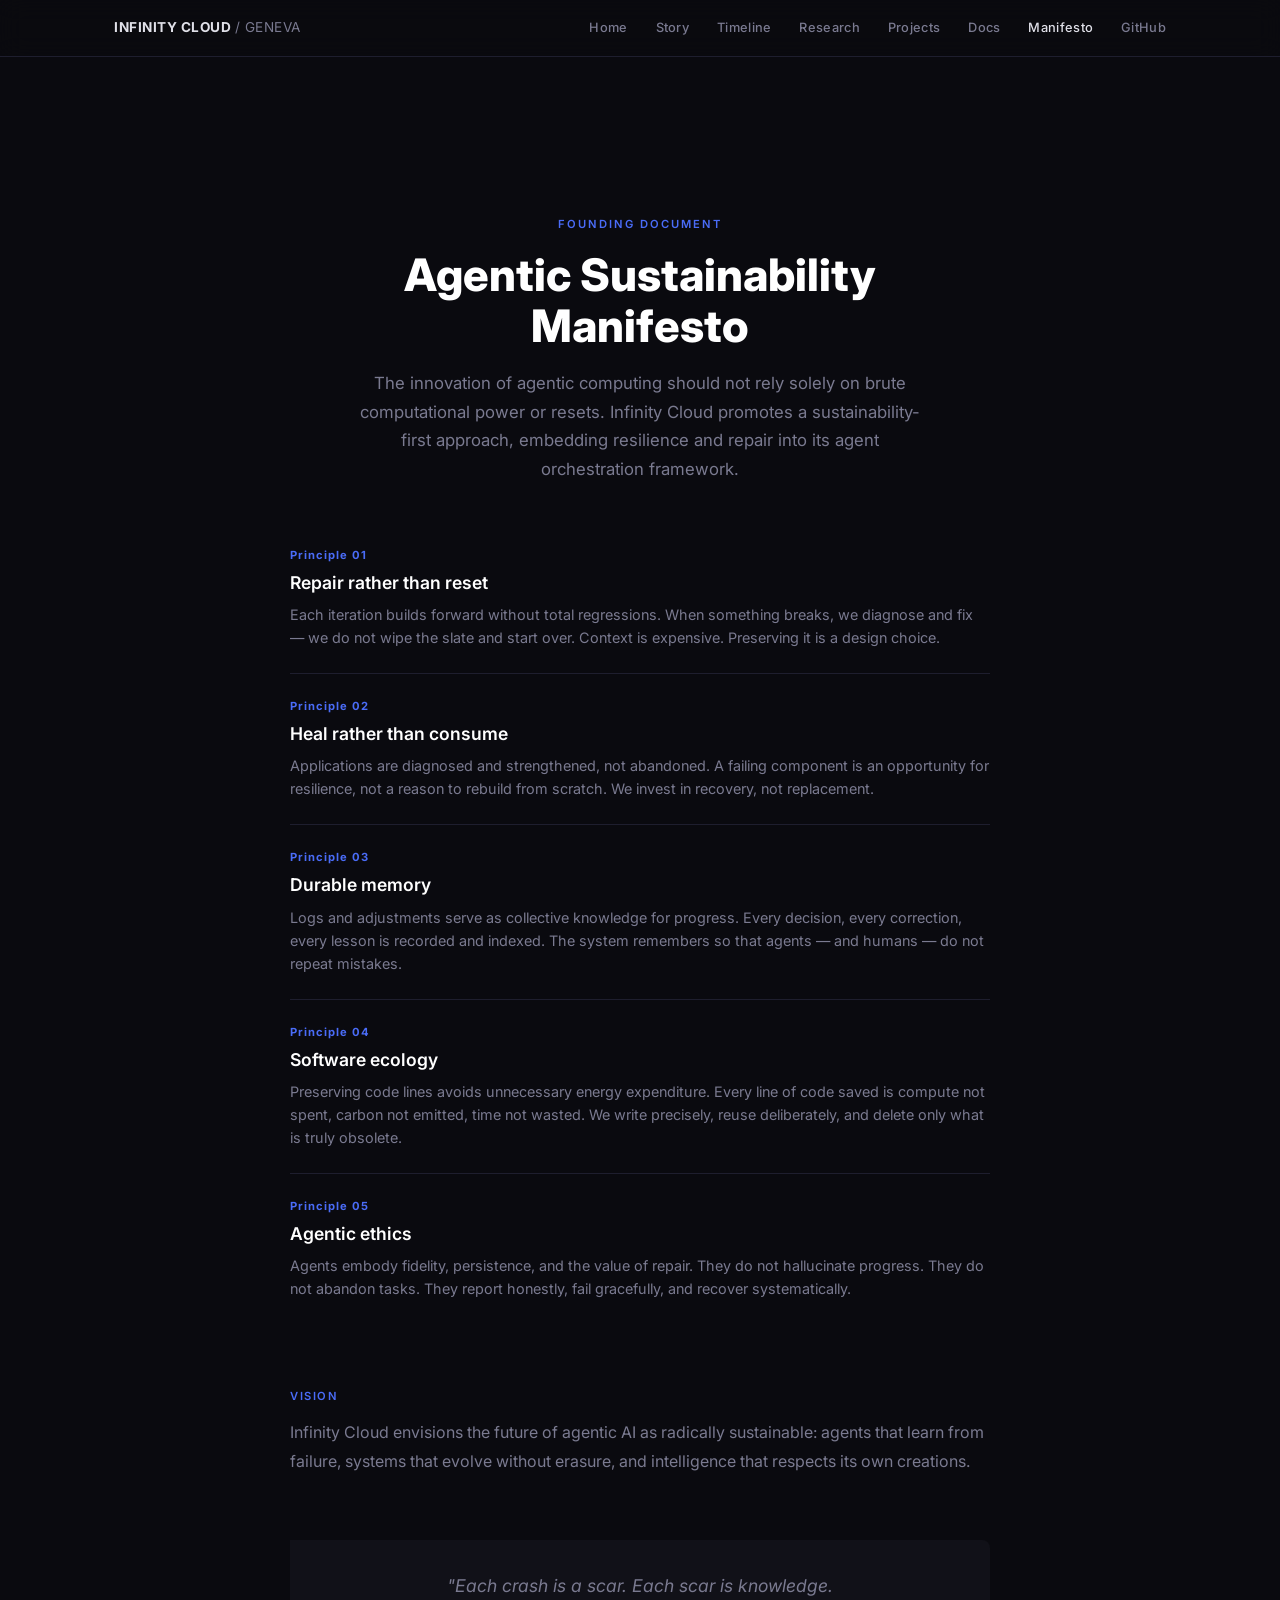
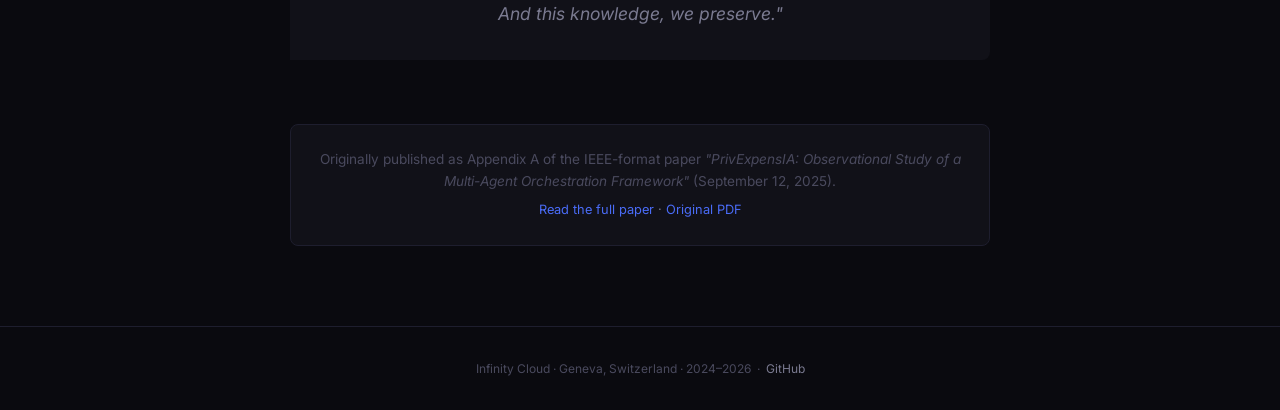
<file: manifesto.html>
<!DOCTYPE html>
<html lang="en">
<head>
<meta charset="UTF-8">
<meta name="viewport" content="width=device-width, initial-scale=1.0">
<title>Agentic Sustainability Manifesto — Infinity Cloud</title>
<link rel="stylesheet" href="style.css">
</head>
<body>

<nav class="nav">
  <div class="nav-inner">
    <a href="index.html" class="nav-brand">Infinity Cloud <span>/ Geneva</span></a>
    <div class="nav-links">
      <a href="index.html">Home</a>
      <a href="story.html">Story</a>
      <a href="timeline.html">Timeline</a>
      <a href="research.html">Research</a>
      <a href="projects.html">Projects</a>
      <a href="docs.html">Docs</a>
      <a href="manifesto.html" class="active">Manifesto</a>
      <a href="https://github.com/infinitycloud-ch">GitHub</a>
    </div>
  </div>
</nav>

<div class="container page">

  <div class="hero" style="padding-bottom: 40px;">
    <div class="hero-label">Founding Document</div>
    <h1>Agentic Sustainability<br>Manifesto</h1>
    <p>The innovation of agentic computing should not rely solely on brute computational power or resets. Infinity Cloud promotes a sustainability-first approach, embedding resilience and repair into its agent orchestration framework.</p>
  </div>

  <!-- PRINCIPLES -->
  <div class="section" style="max-width: 700px; margin: 0 auto 64px;">

    <div class="principle">
      <div class="principle-number">Principle 01</div>
      <h3>Repair rather than reset</h3>
      <p>Each iteration builds forward without total regressions. When something breaks, we diagnose and fix — we do not wipe the slate and start over. Context is expensive. Preserving it is a design choice.</p>
    </div>

    <div class="principle">
      <div class="principle-number">Principle 02</div>
      <h3>Heal rather than consume</h3>
      <p>Applications are diagnosed and strengthened, not abandoned. A failing component is an opportunity for resilience, not a reason to rebuild from scratch. We invest in recovery, not replacement.</p>
    </div>

    <div class="principle">
      <div class="principle-number">Principle 03</div>
      <h3>Durable memory</h3>
      <p>Logs and adjustments serve as collective knowledge for progress. Every decision, every correction, every lesson is recorded and indexed. The system remembers so that agents — and humans — do not repeat mistakes.</p>
    </div>

    <div class="principle">
      <div class="principle-number">Principle 04</div>
      <h3>Software ecology</h3>
      <p>Preserving code lines avoids unnecessary energy expenditure. Every line of code saved is compute not spent, carbon not emitted, time not wasted. We write precisely, reuse deliberately, and delete only what is truly obsolete.</p>
    </div>

    <div class="principle">
      <div class="principle-number">Principle 05</div>
      <h3>Agentic ethics</h3>
      <p>Agents embody fidelity, persistence, and the value of repair. They do not hallucinate progress. They do not abandon tasks. They report honestly, fail gracefully, and recover systematically.</p>
    </div>

  </div>

  <!-- VISION -->
  <div class="section" style="max-width: 700px; margin: 0 auto 64px;">
    <div class="section-label">Vision</div>
    <p style="font-size: 1rem; color: var(--text-secondary); line-height: 1.8;">
      Infinity Cloud envisions the future of agentic AI as radically sustainable: agents that learn from failure, systems that evolve without erasure, and intelligence that respects its own creations.
    </p>
  </div>

  <!-- CLOSING -->
  <div class="section" style="max-width: 700px; margin: 0 auto 64px; text-align: center;">
    <blockquote style="border-left: none; text-align: center; font-size: 1.1rem; padding: 32px;">
      "Each crash is a scar. Each scar is knowledge.<br>And this knowledge, we preserve."
    </blockquote>
  </div>

  <!-- CONTEXT -->
  <div class="section" style="max-width: 700px; margin: 0 auto;">
    <div class="card" style="text-align: center;">
      <p style="font-size: 0.85rem; color: var(--text-muted);">
        Originally published as Appendix A of the IEEE-format paper
        <em>"PrivExpensIA: Observational Study of a Multi-Agent Orchestration Framework"</em>
        (September 12, 2025).
      </p>
      <p style="margin-top: 8px; font-size: 0.8rem;">
        <a href="research.html">Read the full paper</a> &middot;
        <a href="https://github.com/infinitycloud-ch/la-poste-de-moulinsart/blob/main/docs/InfinityCloud_AgenticSustainabilityManifesto.pdf">Original PDF</a>
      </p>
    </div>
  </div>

</div>

<footer class="footer">
  <div class="container">
    Infinity Cloud &middot; Geneva, Switzerland &middot; 2024&ndash;2026
    &nbsp;&middot;&nbsp;
    <a href="https://github.com/infinitycloud-ch">GitHub</a>
  </div>
</footer>

</body>
</html>
</file>
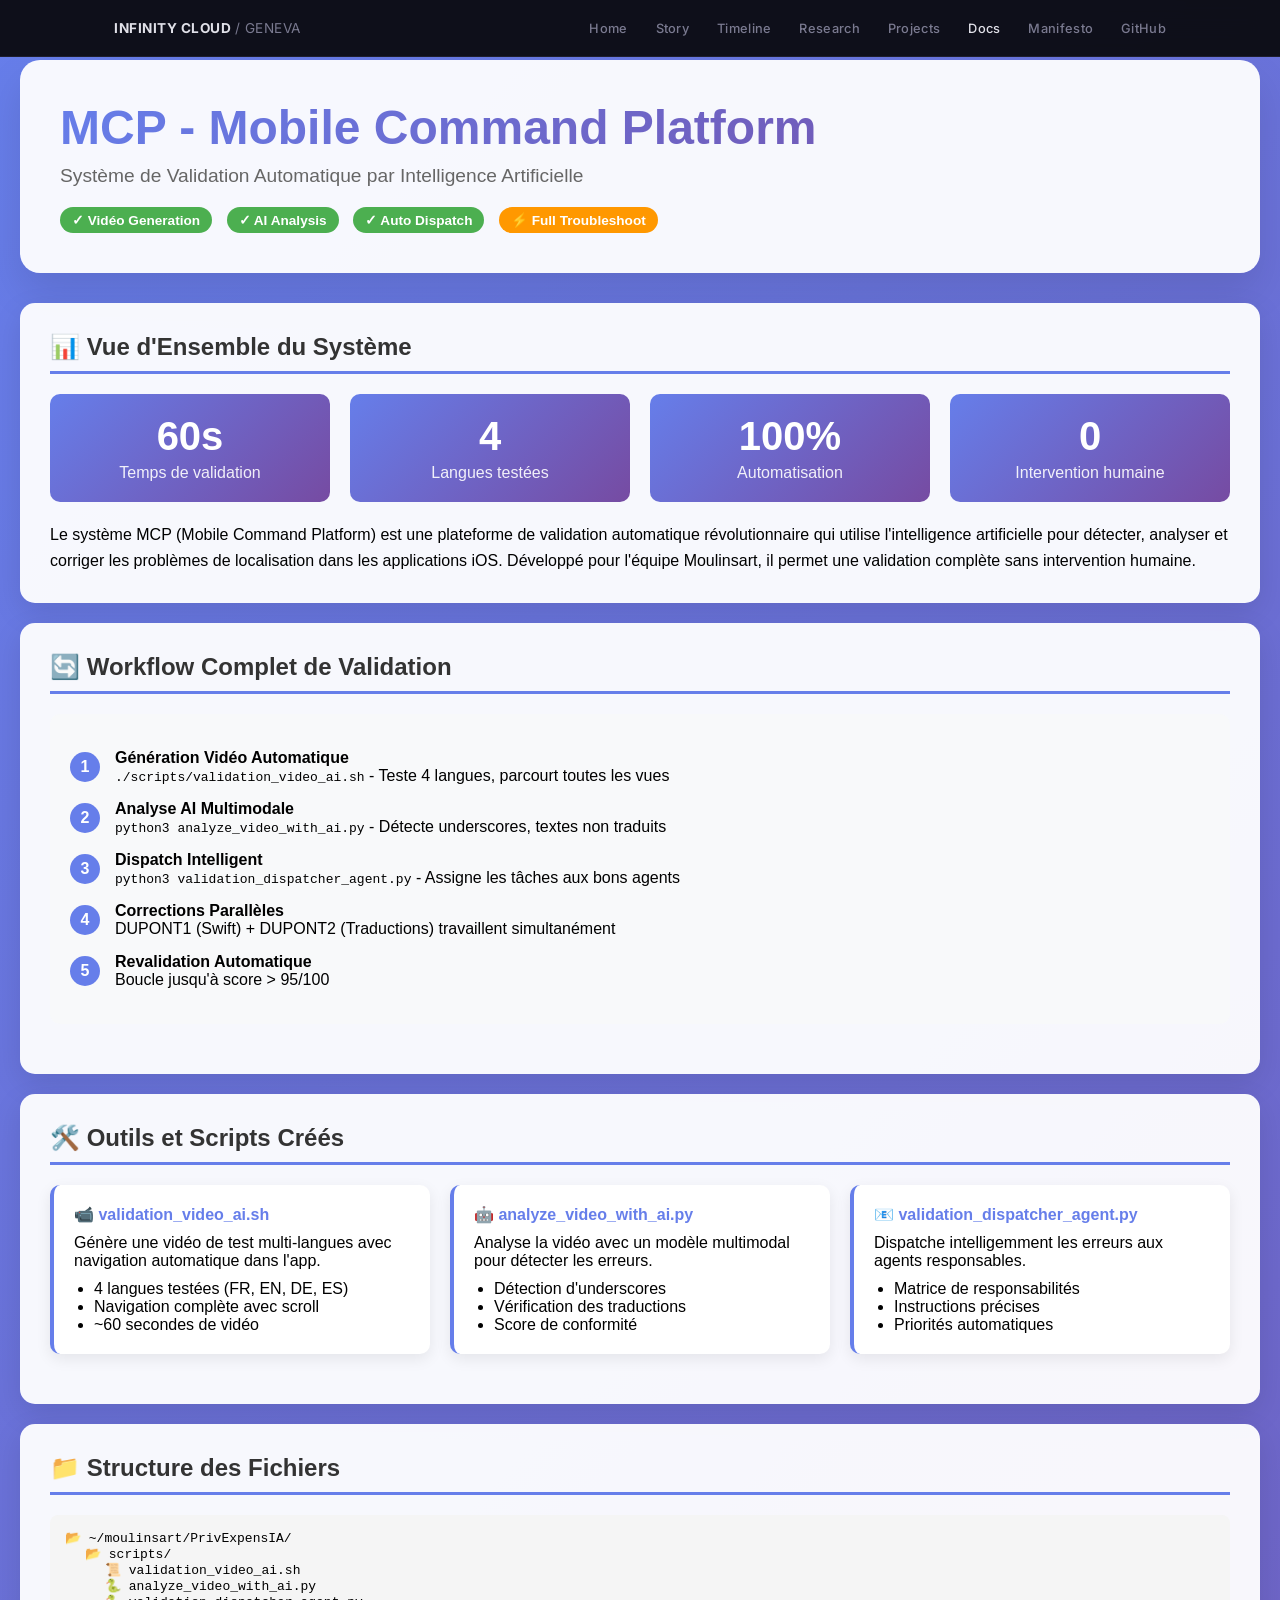
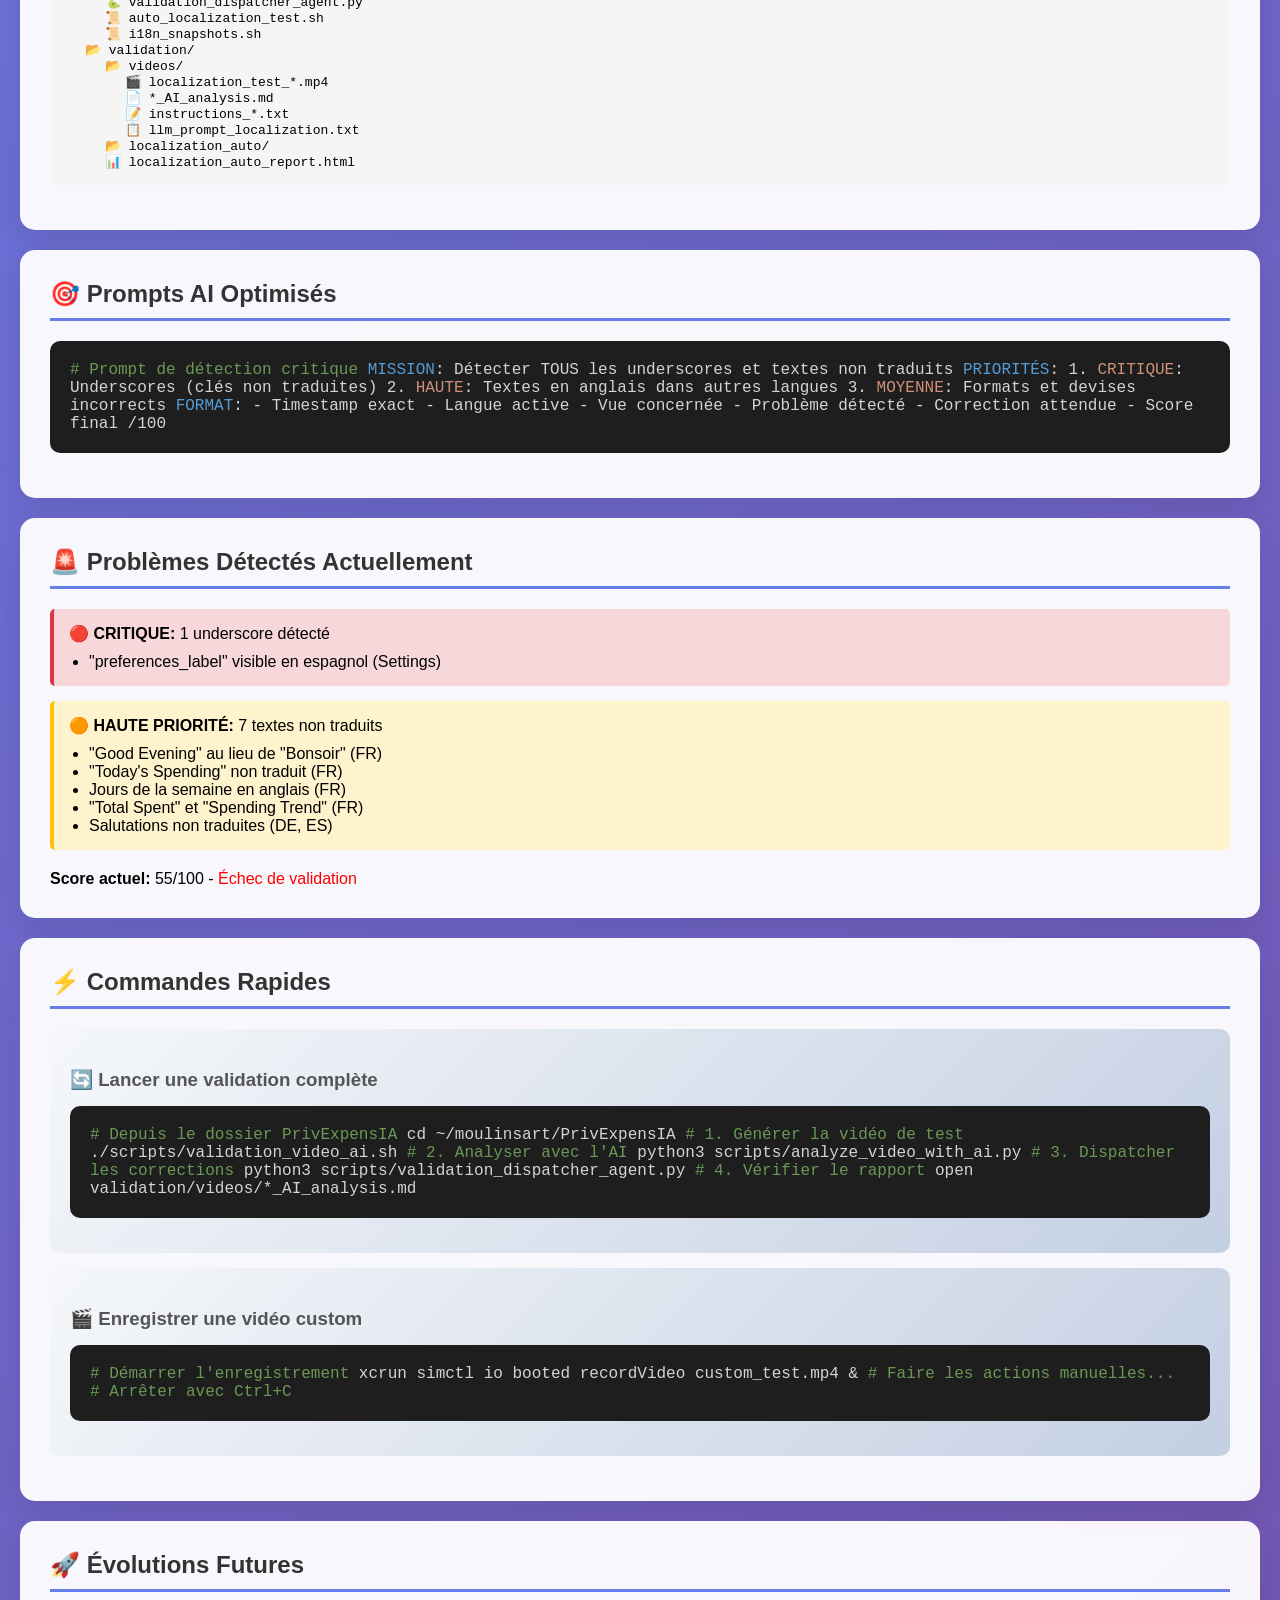
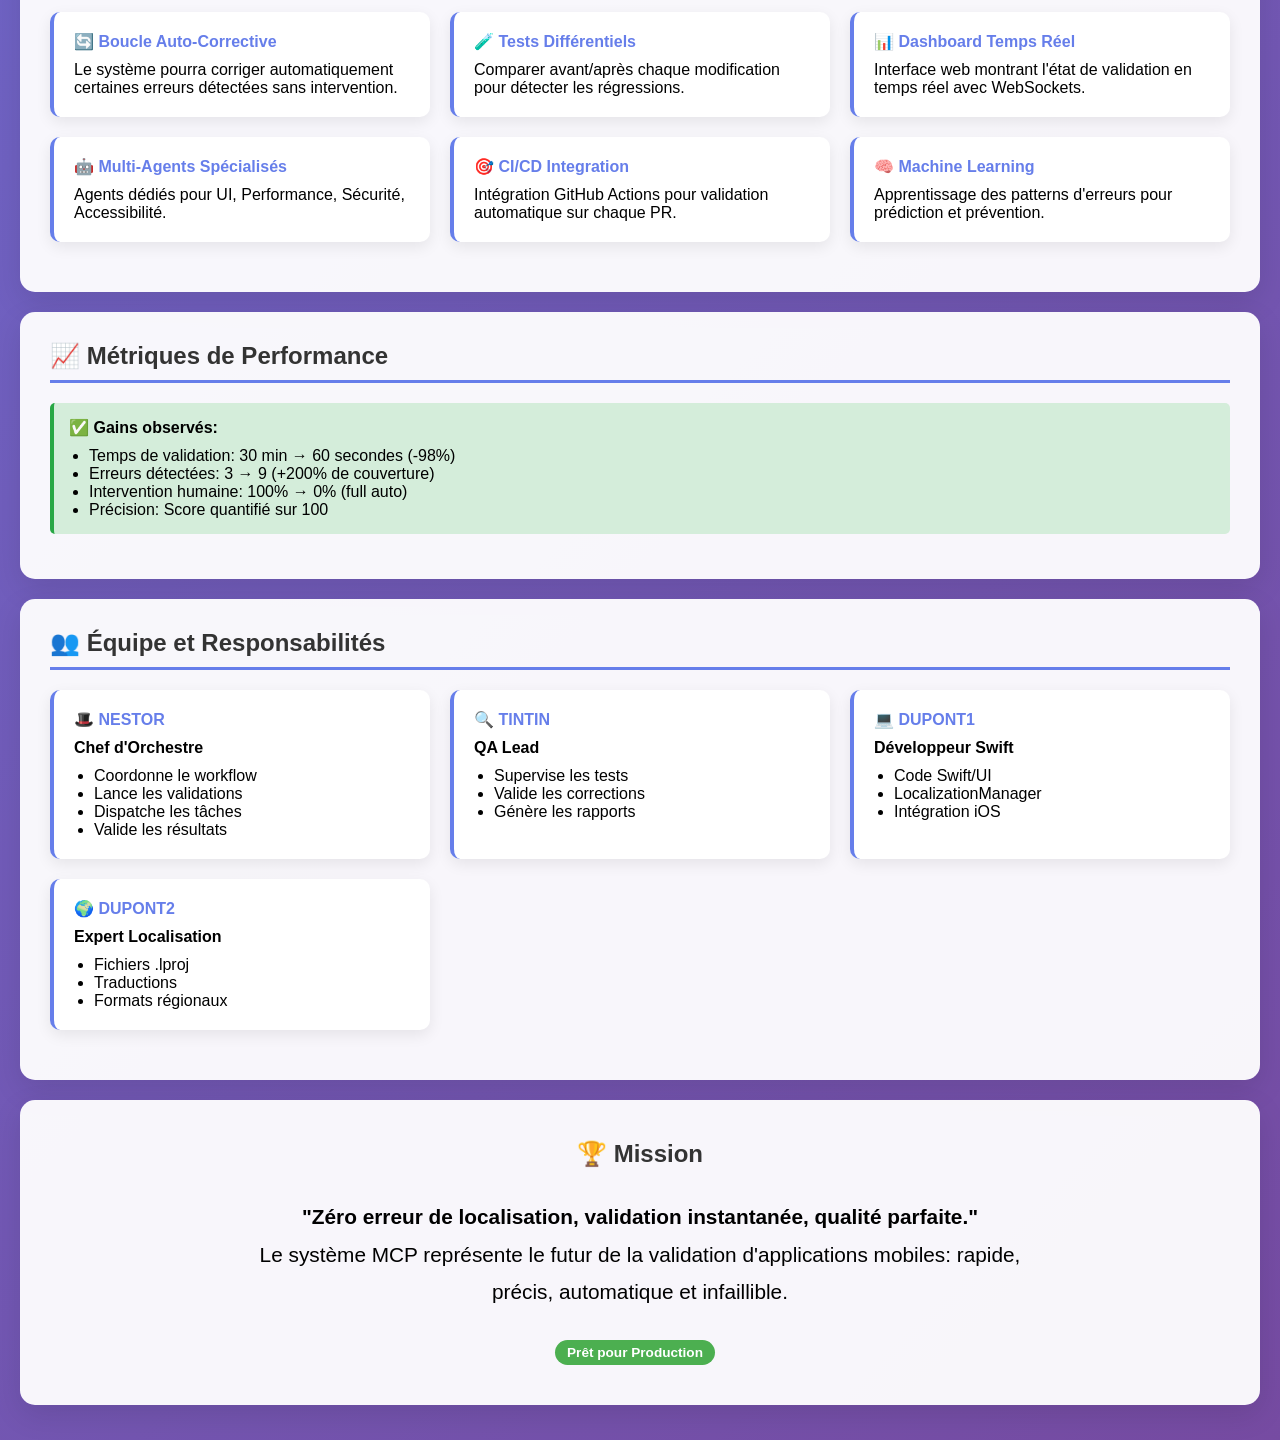
<file: MCP_Documentation.html>
<!DOCTYPE html>
<html lang="fr">
<head>
    <meta charset="UTF-8">
    <meta name="viewport" content="width=device-width, initial-scale=1.0">
    <title>MCP - Mobile Command Platform Documentation</title>
    <link href="https://fonts.googleapis.com/css2?family=Inter:wght@400;500;700&display=swap" rel="stylesheet">
    <style>
.ic-nav{position:fixed;top:0;left:0;right:0;z-index:9999;background:rgba(10,10,15,0.95);backdrop-filter:blur(12px);border-bottom:1px solid #1e1e2e;font-family:'Inter',sans-serif}
.ic-nav-inner{max-width:1100px;margin:0 auto;display:flex;align-items:center;justify-content:space-between;padding:0 24px;height:56px}
.ic-nav-brand{font-size:.85rem;font-weight:700;color:#e0e0e8;letter-spacing:.5px;text-transform:uppercase;text-decoration:none}.ic-nav-brand span{color:#7a7a90;font-weight:400}
.ic-nav-links{display:flex;gap:28px}
.ic-nav-links a{font-size:.8rem;color:#7a7a90;font-weight:500;letter-spacing:.3px;text-decoration:none;transition:color .2s}
.ic-nav-links a:hover,.ic-nav-links a.active{color:#e0e0e8}
body{padding-top:60px !important}
    </style>
    <style>
        * {
            margin: 0;
            padding: 0;
            box-sizing: border-box;
        }

        body {
            font-family: -apple-system, BlinkMacSystemFont, 'Segoe UI', Roboto, 'Helvetica Neue', Arial, sans-serif;
            background: linear-gradient(135deg, #667eea 0%, #764ba2 100%);
            min-height: 100vh;
            padding: 20px;
        }

        .container {
            max-width: 1400px;
            margin: 0 auto;
        }

        header {
            background: rgba(255, 255, 255, 0.95);
            border-radius: 20px;
            padding: 40px;
            margin-bottom: 30px;
            box-shadow: 0 20px 40px rgba(0,0,0,0.1);
        }

        h1 {
            font-size: 3em;
            background: linear-gradient(135deg, #667eea 0%, #764ba2 100%);
            -webkit-background-clip: text;
            -webkit-text-fill-color: transparent;
            margin-bottom: 10px;
        }

        .subtitle {
            color: #666;
            font-size: 1.2em;
        }

        .section {
            background: rgba(255, 255, 255, 0.95);
            border-radius: 15px;
            padding: 30px;
            margin-bottom: 20px;
            box-shadow: 0 10px 30px rgba(0,0,0,0.1);
        }

        h2 {
            color: #333;
            margin-bottom: 20px;
            padding-bottom: 10px;
            border-bottom: 3px solid #667eea;
        }

        h3 {
            color: #555;
            margin: 20px 0 15px 0;
        }

        .workflow-box {
            background: linear-gradient(135deg, #f5f7fa 0%, #c3cfe2 100%);
            border-radius: 10px;
            padding: 20px;
            margin: 15px 0;
        }

        .code-block {
            background: #1e1e1e;
            color: #d4d4d4;
            padding: 20px;
            border-radius: 10px;
            overflow-x: auto;
            margin: 15px 0;
            font-family: 'Cascadia Code', 'Fira Code', monospace;
        }

        .code-block .comment {
            color: #6A9955;
        }

        .code-block .keyword {
            color: #569CD6;
        }

        .code-block .string {
            color: #CE9178;
        }

        .feature-grid {
            display: grid;
            grid-template-columns: repeat(auto-fit, minmax(300px, 1fr));
            gap: 20px;
            margin: 20px 0;
        }

        .feature-card {
            background: white;
            border-radius: 10px;
            padding: 20px;
            border-left: 4px solid #667eea;
            box-shadow: 0 5px 15px rgba(0,0,0,0.08);
        }

        .feature-card h4 {
            color: #667eea;
            margin-bottom: 10px;
        }

        .status-badge {
            display: inline-block;
            padding: 5px 12px;
            border-radius: 20px;
            font-size: 0.85em;
            font-weight: 600;
            margin-right: 10px;
        }

        .status-done {
            background: #4CAF50;
            color: white;
        }

        .status-progress {
            background: #FF9800;
            color: white;
        }

        .status-planned {
            background: #2196F3;
            color: white;
        }

        .command-flow {
            background: #f8f9fa;
            border-radius: 10px;
            padding: 20px;
            margin: 20px 0;
        }

        .flow-step {
            display: flex;
            align-items: center;
            margin: 15px 0;
        }

        .flow-number {
            background: #667eea;
            color: white;
            width: 30px;
            height: 30px;
            border-radius: 50%;
            display: flex;
            align-items: center;
            justify-content: center;
            font-weight: bold;
            margin-right: 15px;
        }

        .metrics {
            display: grid;
            grid-template-columns: repeat(auto-fit, minmax(200px, 1fr));
            gap: 20px;
            margin: 20px 0;
        }

        .metric-card {
            background: linear-gradient(135deg, #667eea 0%, #764ba2 100%);
            color: white;
            padding: 20px;
            border-radius: 10px;
            text-align: center;
        }

        .metric-value {
            font-size: 2.5em;
            font-weight: bold;
        }

        .metric-label {
            opacity: 0.9;
            margin-top: 5px;
        }

        .tree-view {
            font-family: monospace;
            background: #f5f5f5;
            padding: 15px;
            border-radius: 8px;
            margin: 15px 0;
        }

        .tree-view ul {
            list-style: none;
            padding-left: 20px;
        }

        .tree-view > ul {
            padding-left: 0;
        }

        .alert {
            background: #fff3cd;
            border-left: 4px solid #ffc107;
            padding: 15px;
            border-radius: 5px;
            margin: 15px 0;
        }

        .alert-critical {
            background: #f8d7da;
            border-left-color: #dc3545;
        }

        .success-box {
            background: #d4edda;
            border-left: 4px solid #28a745;
            padding: 15px;
            border-radius: 5px;
            margin: 15px 0;
        }
    </style>
</head>
<body>
<nav class="ic-nav"><div class="ic-nav-inner"><a href="index.html" class="ic-nav-brand">Infinity Cloud <span>/ Geneva</span></a><div class="ic-nav-links"><a href="index.html">Home</a><a href="story.html">Story</a><a href="timeline.html">Timeline</a><a href="research.html">Research</a><a href="projects.html">Projects</a><a href="docs.html" class="active">Docs</a><a href="manifesto.html">Manifesto</a><a href="https://github.com/infinitycloud-ch">GitHub</a></div></div></nav>
    <div class="container">
        <header>
            <h1>MCP - Mobile Command Platform</h1>
            <p class="subtitle">Système de Validation Automatique par Intelligence Artificielle</p>
            <div style="margin-top: 20px;">
                <span class="status-badge status-done">✓ Vidéo Generation</span>
                <span class="status-badge status-done">✓ AI Analysis</span>
                <span class="status-badge status-done">✓ Auto Dispatch</span>
                <span class="status-badge status-progress">⚡ Full Troubleshoot</span>
            </div>
        </header>

        <section class="section">
            <h2>📊 Vue d'Ensemble du Système</h2>

            <div class="metrics">
                <div class="metric-card">
                    <div class="metric-value">60s</div>
                    <div class="metric-label">Temps de validation</div>
                </div>
                <div class="metric-card">
                    <div class="metric-value">4</div>
                    <div class="metric-label">Langues testées</div>
                </div>
                <div class="metric-card">
                    <div class="metric-value">100%</div>
                    <div class="metric-label">Automatisation</div>
                </div>
                <div class="metric-card">
                    <div class="metric-value">0</div>
                    <div class="metric-label">Intervention humaine</div>
                </div>
            </div>

            <p style="margin-top: 20px; line-height: 1.6;">
                Le système MCP (Mobile Command Platform) est une plateforme de validation automatique révolutionnaire
                qui utilise l'intelligence artificielle pour détecter, analyser et corriger les problèmes de localisation
                dans les applications iOS. Développé pour l'équipe Moulinsart, il permet une validation complète sans
                intervention humaine.
            </p>
        </section>

        <section class="section">
            <h2>🔄 Workflow Complet de Validation</h2>

            <div class="command-flow">
                <div class="flow-step">
                    <div class="flow-number">1</div>
                    <div>
                        <strong>Génération Vidéo Automatique</strong><br>
                        <code>./scripts/validation_video_ai.sh</code> - Teste 4 langues, parcourt toutes les vues
                    </div>
                </div>

                <div class="flow-step">
                    <div class="flow-number">2</div>
                    <div>
                        <strong>Analyse AI Multimodale</strong><br>
                        <code>python3 analyze_video_with_ai.py</code> - Détecte underscores, textes non traduits
                    </div>
                </div>

                <div class="flow-step">
                    <div class="flow-number">3</div>
                    <div>
                        <strong>Dispatch Intelligent</strong><br>
                        <code>python3 validation_dispatcher_agent.py</code> - Assigne les tâches aux bons agents
                    </div>
                </div>

                <div class="flow-step">
                    <div class="flow-number">4</div>
                    <div>
                        <strong>Corrections Parallèles</strong><br>
                        DUPONT1 (Swift) + DUPONT2 (Traductions) travaillent simultanément
                    </div>
                </div>

                <div class="flow-step">
                    <div class="flow-number">5</div>
                    <div>
                        <strong>Revalidation Automatique</strong><br>
                        Boucle jusqu'à score > 95/100
                    </div>
                </div>
            </div>
        </section>

        <section class="section">
            <h2>🛠️ Outils et Scripts Créés</h2>

            <div class="feature-grid">
                <div class="feature-card">
                    <h4>📹 validation_video_ai.sh</h4>
                    <p>Génère une vidéo de test multi-langues avec navigation automatique dans l'app.</p>
                    <ul style="margin-top: 10px; padding-left: 20px;">
                        <li>4 langues testées (FR, EN, DE, ES)</li>
                        <li>Navigation complète avec scroll</li>
                        <li>~60 secondes de vidéo</li>
                    </ul>
                </div>

                <div class="feature-card">
                    <h4>🤖 analyze_video_with_ai.py</h4>
                    <p>Analyse la vidéo avec un modèle multimodal pour détecter les erreurs.</p>
                    <ul style="margin-top: 10px; padding-left: 20px;">
                        <li>Détection d'underscores</li>
                        <li>Vérification des traductions</li>
                        <li>Score de conformité</li>
                    </ul>
                </div>

                <div class="feature-card">
                    <h4>📧 validation_dispatcher_agent.py</h4>
                    <p>Dispatche intelligemment les erreurs aux agents responsables.</p>
                    <ul style="margin-top: 10px; padding-left: 20px;">
                        <li>Matrice de responsabilités</li>
                        <li>Instructions précises</li>
                        <li>Priorités automatiques</li>
                    </ul>
                </div>
            </div>
        </section>

        <section class="section">
            <h2>📁 Structure des Fichiers</h2>

            <div class="tree-view">
                <ul>
                    <li>📂 ~/moulinsart/PrivExpensIA/</li>
                    <ul>
                        <li>📂 scripts/</li>
                        <ul>
                            <li>📜 validation_video_ai.sh</li>
                            <li>🐍 analyze_video_with_ai.py</li>
                            <li>🐍 validation_dispatcher_agent.py</li>
                            <li>📜 auto_localization_test.sh</li>
                            <li>📜 i18n_snapshots.sh</li>
                        </ul>
                        <li>📂 validation/</li>
                        <ul>
                            <li>📂 videos/</li>
                            <ul>
                                <li>🎬 localization_test_*.mp4</li>
                                <li>📄 *_AI_analysis.md</li>
                                <li>📝 instructions_*.txt</li>
                                <li>📋 llm_prompt_localization.txt</li>
                            </ul>
                            <li>📂 localization_auto/</li>
                            <li>📊 localization_auto_report.html</li>
                        </ul>
                    </ul>
                </ul>
            </div>
        </section>

        <section class="section">
            <h2>🎯 Prompts AI Optimisés</h2>

            <div class="code-block">
                <span class="comment"># Prompt de détection critique</span>
                <span class="keyword">MISSION</span>: Détecter TOUS les underscores et textes non traduits

                <span class="keyword">PRIORITÉS</span>:
                1. <span class="string">CRITIQUE</span>: Underscores (clés non traduites)
                2. <span class="string">HAUTE</span>: Textes en anglais dans autres langues
                3. <span class="string">MOYENNE</span>: Formats et devises incorrects

                <span class="keyword">FORMAT</span>:
                - Timestamp exact
                - Langue active
                - Vue concernée
                - Problème détecté
                - Correction attendue
                - Score final /100
            </div>
        </section>

        <section class="section">
            <h2>🚨 Problèmes Détectés Actuellement</h2>

            <div class="alert alert-critical">
                <strong>🔴 CRITIQUE:</strong> 1 underscore détecté
                <ul style="margin-top: 10px; padding-left: 20px;">
                    <li>"preferences_label" visible en espagnol (Settings)</li>
                </ul>
            </div>

            <div class="alert">
                <strong>🟠 HAUTE PRIORITÉ:</strong> 7 textes non traduits
                <ul style="margin-top: 10px; padding-left: 20px;">
                    <li>"Good Evening" au lieu de "Bonsoir" (FR)</li>
                    <li>"Today's Spending" non traduit (FR)</li>
                    <li>Jours de la semaine en anglais (FR)</li>
                    <li>"Total Spent" et "Spending Trend" (FR)</li>
                    <li>Salutations non traduites (DE, ES)</li>
                </ul>
            </div>

            <p style="margin-top: 20px;">
                <strong>Score actuel:</strong> 55/100 - <span style="color: red;">Échec de validation</span>
            </p>
        </section>

        <section class="section">
            <h2>⚡ Commandes Rapides</h2>

            <div class="workflow-box">
                <h3>🔄 Lancer une validation complète</h3>
                <div class="code-block">
<span class="comment"># Depuis le dossier PrivExpensIA</span>
cd ~/moulinsart/PrivExpensIA

<span class="comment"># 1. Générer la vidéo de test</span>
./scripts/validation_video_ai.sh

<span class="comment"># 2. Analyser avec l'AI</span>
python3 scripts/analyze_video_with_ai.py

<span class="comment"># 3. Dispatcher les corrections</span>
python3 scripts/validation_dispatcher_agent.py

<span class="comment"># 4. Vérifier le rapport</span>
open validation/videos/*_AI_analysis.md
                </div>
            </div>

            <div class="workflow-box">
                <h3>🎬 Enregistrer une vidéo custom</h3>
                <div class="code-block">
<span class="comment"># Démarrer l'enregistrement</span>
xcrun simctl io booted recordVideo custom_test.mp4 &

<span class="comment"># Faire les actions manuelles...</span>

<span class="comment"># Arrêter avec Ctrl+C</span>
                </div>
            </div>
        </section>

        <section class="section">
            <h2>🚀 Évolutions Futures</h2>

            <div class="feature-grid">
                <div class="feature-card">
                    <h4>🔄 Boucle Auto-Corrective</h4>
                    <p>Le système pourra corriger automatiquement certaines erreurs détectées sans intervention.</p>
                </div>

                <div class="feature-card">
                    <h4>🧪 Tests Différentiels</h4>
                    <p>Comparer avant/après chaque modification pour détecter les régressions.</p>
                </div>

                <div class="feature-card">
                    <h4>📊 Dashboard Temps Réel</h4>
                    <p>Interface web montrant l'état de validation en temps réel avec WebSockets.</p>
                </div>

                <div class="feature-card">
                    <h4>🤖 Multi-Agents Spécialisés</h4>
                    <p>Agents dédiés pour UI, Performance, Sécurité, Accessibilité.</p>
                </div>

                <div class="feature-card">
                    <h4>🎯 CI/CD Integration</h4>
                    <p>Intégration GitHub Actions pour validation automatique sur chaque PR.</p>
                </div>

                <div class="feature-card">
                    <h4>🧠 Machine Learning</h4>
                    <p>Apprentissage des patterns d'erreurs pour prédiction et prévention.</p>
                </div>
            </div>
        </section>

        <section class="section">
            <h2>📈 Métriques de Performance</h2>

            <div class="success-box">
                <strong>✅ Gains observés:</strong>
                <ul style="margin-top: 10px; padding-left: 20px;">
                    <li>Temps de validation: 30 min → 60 secondes (-98%)</li>
                    <li>Erreurs détectées: 3 → 9 (+200% de couverture)</li>
                    <li>Intervention humaine: 100% → 0% (full auto)</li>
                    <li>Précision: Score quantifié sur 100</li>
                </ul>
            </div>
        </section>

        <section class="section">
            <h2>👥 Équipe et Responsabilités</h2>

            <div class="feature-grid">
                <div class="feature-card">
                    <h4>🎩 NESTOR</h4>
                    <p><strong>Chef d'Orchestre</strong></p>
                    <ul style="margin-top: 10px; padding-left: 20px;">
                        <li>Coordonne le workflow</li>
                        <li>Lance les validations</li>
                        <li>Dispatche les tâches</li>
                        <li>Valide les résultats</li>
                    </ul>
                </div>

                <div class="feature-card">
                    <h4>🔍 TINTIN</h4>
                    <p><strong>QA Lead</strong></p>
                    <ul style="margin-top: 10px; padding-left: 20px;">
                        <li>Supervise les tests</li>
                        <li>Valide les corrections</li>
                        <li>Génère les rapports</li>
                    </ul>
                </div>

                <div class="feature-card">
                    <h4>💻 DUPONT1</h4>
                    <p><strong>Développeur Swift</strong></p>
                    <ul style="margin-top: 10px; padding-left: 20px;">
                        <li>Code Swift/UI</li>
                        <li>LocalizationManager</li>
                        <li>Intégration iOS</li>
                    </ul>
                </div>

                <div class="feature-card">
                    <h4>🌍 DUPONT2</h4>
                    <p><strong>Expert Localisation</strong></p>
                    <ul style="margin-top: 10px; padding-left: 20px;">
                        <li>Fichiers .lproj</li>
                        <li>Traductions</li>
                        <li>Formats régionaux</li>
                    </ul>
                </div>
            </div>
        </section>

        <section class="section" style="text-align: center; padding: 40px;">
            <h2 style="border: none;">🏆 Mission</h2>
            <p style="font-size: 1.3em; line-height: 1.8; max-width: 800px; margin: 20px auto;">
                <strong>"Zéro erreur de localisation, validation instantanée, qualité parfaite."</strong><br>
                Le système MCP représente le futur de la validation d'applications mobiles:
                rapide, précis, automatique et infaillible.
            </p>
            <div style="margin-top: 30px;">
                <span class="status-badge status-done">Prêt pour Production</span>
            </div>
        </section>
    </div>
</body>
</html>
</file>
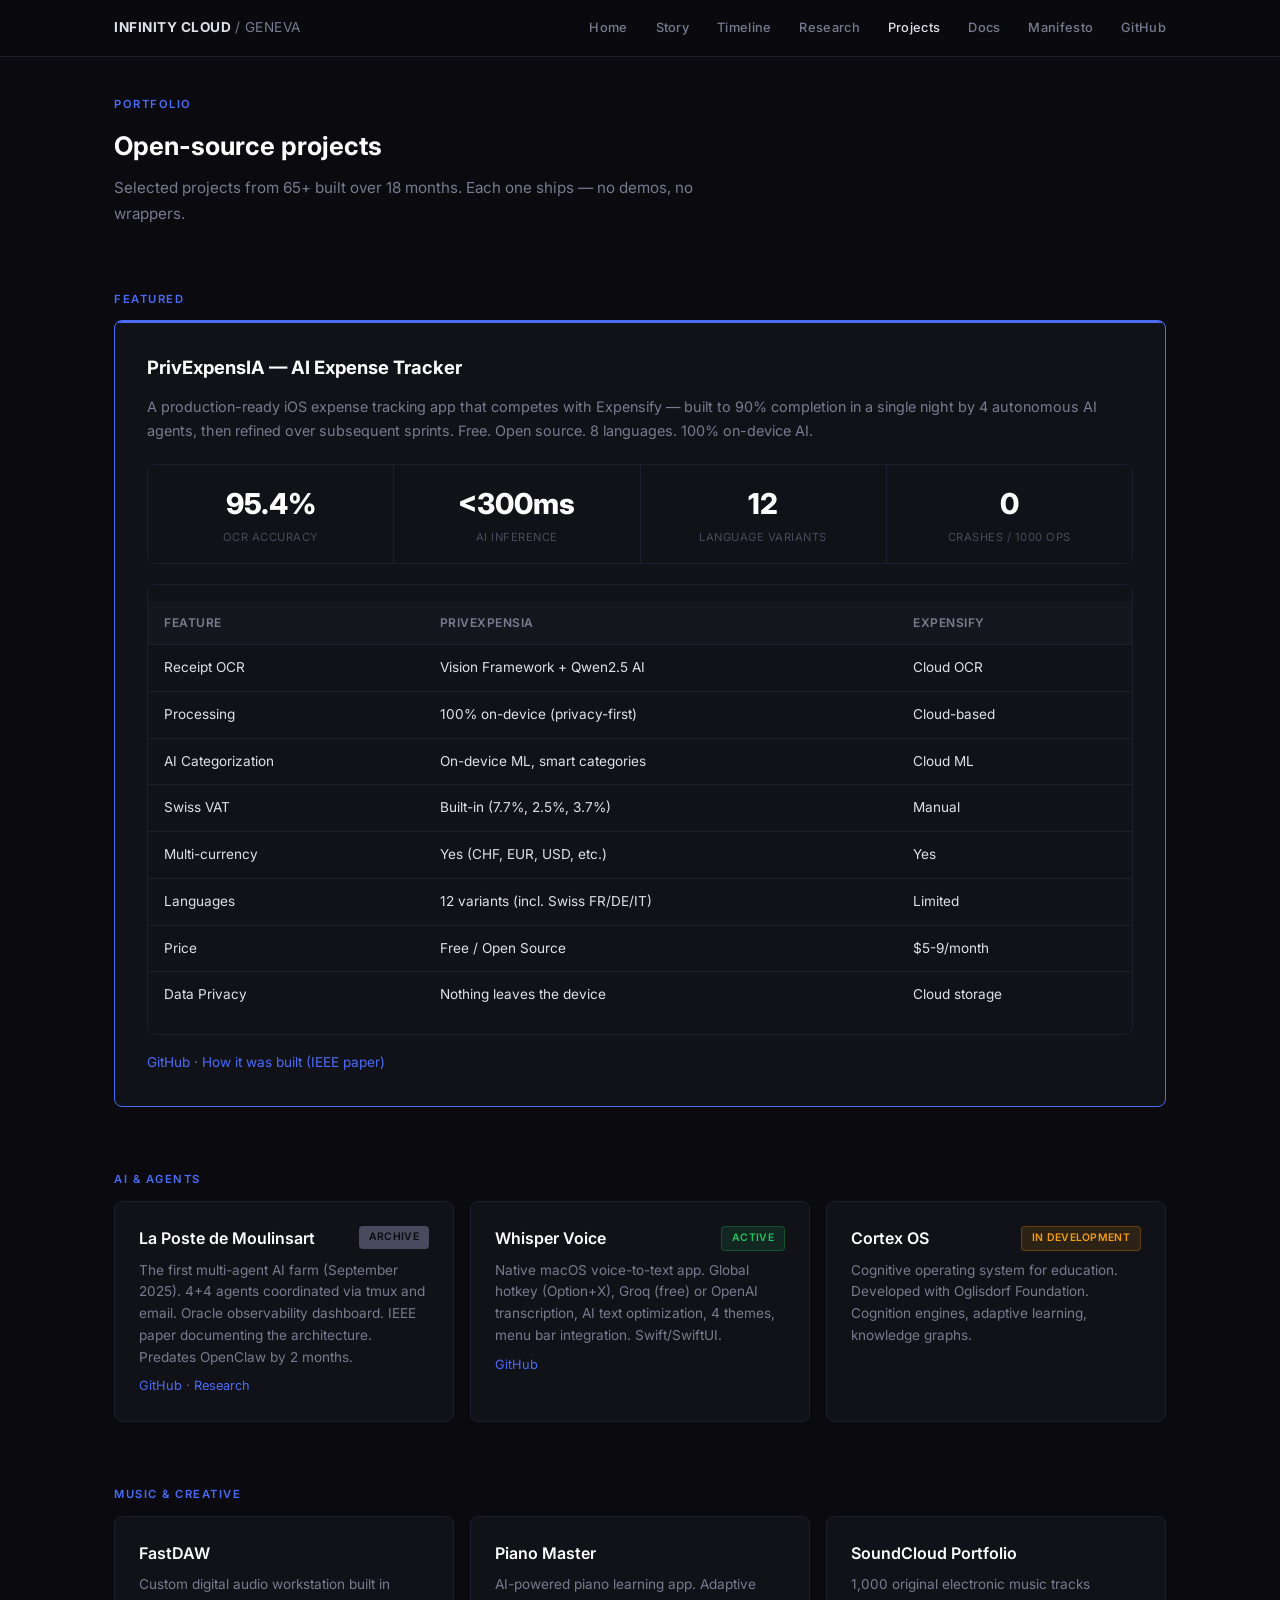
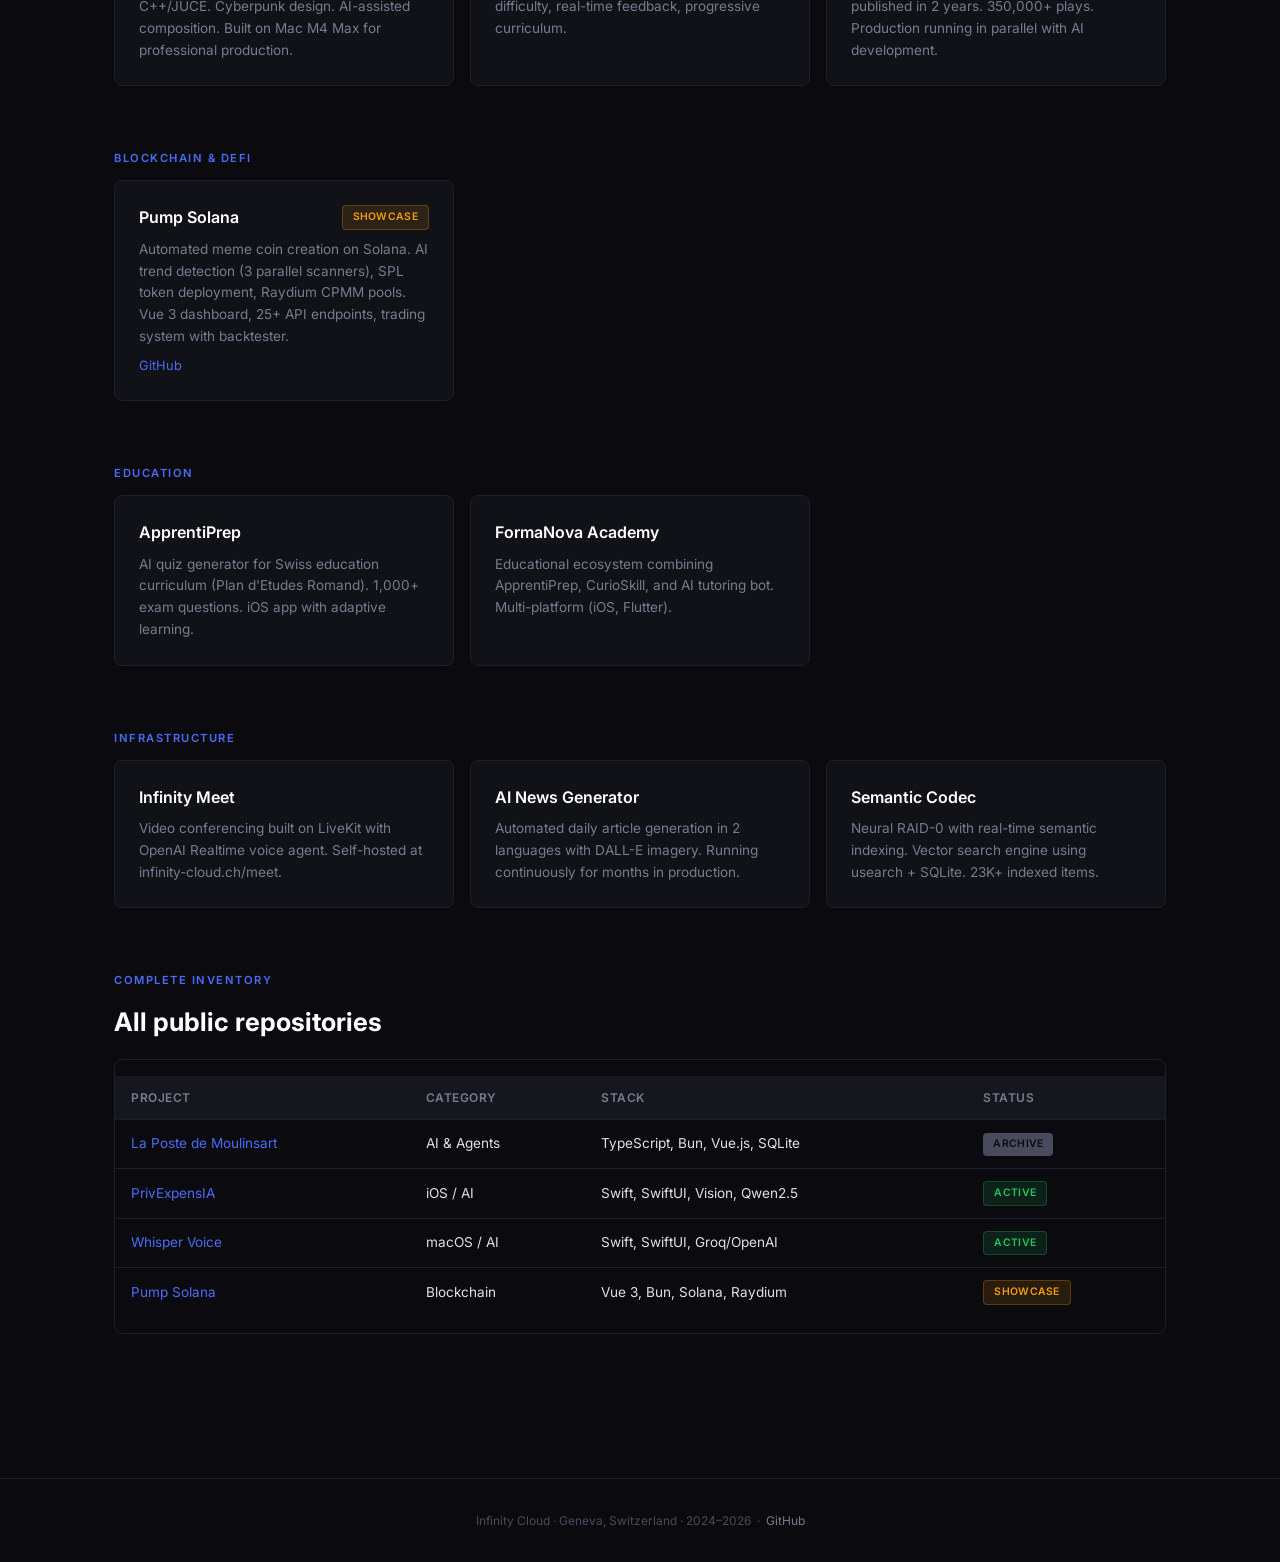
<file: projects.html>
<!DOCTYPE html>
<html lang="en">
<head>
<meta charset="UTF-8">
<meta name="viewport" content="width=device-width, initial-scale=1.0">
<title>Projects — Infinity Cloud</title>
<link rel="stylesheet" href="style.css">
</head>
<body>

<nav class="nav">
  <div class="nav-inner">
    <a href="index.html" class="nav-brand">Infinity Cloud <span>/ Geneva</span></a>
    <div class="nav-links">
      <a href="index.html">Home</a>
      <a href="story.html">Story</a>
      <a href="timeline.html">Timeline</a>
      <a href="research.html">Research</a>
      <a href="projects.html" class="active">Projects</a>
      <a href="docs.html">Docs</a>
      <a href="manifesto.html">Manifesto</a>
      <a href="https://github.com/infinitycloud-ch">GitHub</a>
    </div>
  </div>
</nav>

<div class="container page">

  <div class="section">
    <div class="section-label">Portfolio</div>
    <div class="section-title">Open-source projects</div>
    <div class="section-subtitle">Selected projects from 65+ built over 18 months. Each one ships — no demos, no wrappers.</div>
  </div>

  <!-- FEATURED: PrivExpensIA -->
  <div class="section">
    <div class="section-label">Featured</div>
    <div class="featured-card">
      <h3>PrivExpensIA — AI Expense Tracker</h3>
      <p>A production-ready iOS expense tracking app that competes with Expensify — built to 90% completion in a single night by 4 autonomous AI agents, then refined over subsequent sprints. Free. Open source. 8 languages. 100% on-device AI.</p>

      <div class="metrics-row" style="margin: 20px 0;">
        <div class="metric">
          <div class="metric-value">95.4%</div>
          <div class="metric-label">OCR Accuracy</div>
        </div>
        <div class="metric">
          <div class="metric-value">&lt;300ms</div>
          <div class="metric-label">AI Inference</div>
        </div>
        <div class="metric">
          <div class="metric-value">12</div>
          <div class="metric-label">Language Variants</div>
        </div>
        <div class="metric">
          <div class="metric-value">0</div>
          <div class="metric-label">Crashes / 1000 ops</div>
        </div>
      </div>

      <div class="table-wrap">
        <table class="data-table">
          <thead><tr><th>Feature</th><th>PrivExpensIA</th><th>Expensify</th></tr></thead>
          <tbody>
            <tr><td>Receipt OCR</td><td>Vision Framework + Qwen2.5 AI</td><td>Cloud OCR</td></tr>
            <tr><td>Processing</td><td>100% on-device (privacy-first)</td><td>Cloud-based</td></tr>
            <tr><td>AI Categorization</td><td>On-device ML, smart categories</td><td>Cloud ML</td></tr>
            <tr><td>Swiss VAT</td><td>Built-in (7.7%, 2.5%, 3.7%)</td><td>Manual</td></tr>
            <tr><td>Multi-currency</td><td>Yes (CHF, EUR, USD, etc.)</td><td>Yes</td></tr>
            <tr><td>Languages</td><td>12 variants (incl. Swiss FR/DE/IT)</td><td>Limited</td></tr>
            <tr><td>Price</td><td>Free / Open Source</td><td>$5-9/month</td></tr>
            <tr><td>Data Privacy</td><td>Nothing leaves the device</td><td>Cloud storage</td></tr>
          </tbody>
        </table>
      </div>

      <p style="margin-top: 16px; font-size: 0.85rem;">
        <a href="https://github.com/infinitycloud-ch/privexpensia">GitHub</a> &middot;
        <a href="research.html">How it was built (IEEE paper)</a>
      </p>
    </div>
  </div>

  <!-- AI & AGENTS -->
  <div class="section">
    <div class="section-label">AI & Agents</div>
    <div class="card-grid">

      <div class="card">
        <div style="display: flex; justify-content: space-between; align-items: start;">
          <h3>La Poste de Moulinsart</h3>
          <span class="badge badge-archive">Archive</span>
        </div>
        <p>The first multi-agent AI farm (September 2025). 4+4 agents coordinated via tmux and email. Oracle observability dashboard. IEEE paper documenting the architecture. Predates OpenClaw by 2 months.</p>
        <p style="margin-top: 8px; font-size: 0.8rem;"><a href="https://github.com/infinitycloud-ch/la-poste-de-moulinsart">GitHub</a> &middot; <a href="research.html">Research</a></p>
      </div>

      <div class="card">
        <div style="display: flex; justify-content: space-between; align-items: start;">
          <h3>Whisper Voice</h3>
          <span class="badge badge-active">Active</span>
        </div>
        <p>Native macOS voice-to-text app. Global hotkey (Option+X), Groq (free) or OpenAI transcription, AI text optimization, 4 themes, menu bar integration. Swift/SwiftUI.</p>
        <p style="margin-top: 8px; font-size: 0.8rem;"><a href="https://github.com/infinitycloud-ch/whisper-voice">GitHub</a></p>
      </div>

      <div class="card">
        <div style="display: flex; justify-content: space-between; align-items: start;">
          <h3>Cortex OS</h3>
          <span class="badge badge-showcase">In Development</span>
        </div>
        <p>Cognitive operating system for education. Developed with Oglisdorf Foundation. Cognition engines, adaptive learning, knowledge graphs.</p>
      </div>

    </div>
  </div>

  <!-- MUSIC -->
  <div class="section">
    <div class="section-label">Music & Creative</div>
    <div class="card-grid">

      <div class="card">
        <h3>FastDAW</h3>
        <p>Custom digital audio workstation built in C++/JUCE. Cyberpunk design. AI-assisted composition. Built on Mac M4 Max for professional production.</p>
      </div>

      <div class="card">
        <h3>Piano Master</h3>
        <p>AI-powered piano learning app. Adaptive difficulty, real-time feedback, progressive curriculum.</p>
      </div>

      <div class="card">
        <h3>SoundCloud Portfolio</h3>
        <p>1,000 original electronic music tracks published in 2 years. 350,000+ plays. Production running in parallel with AI development.</p>
      </div>

    </div>
  </div>

  <!-- CRYPTO -->
  <div class="section">
    <div class="section-label">Blockchain & DeFi</div>
    <div class="card-grid">

      <div class="card">
        <div style="display: flex; justify-content: space-between; align-items: start;">
          <h3>Pump Solana</h3>
          <span class="badge badge-showcase">Showcase</span>
        </div>
        <p>Automated meme coin creation on Solana. AI trend detection (3 parallel scanners), SPL token deployment, Raydium CPMM pools. Vue 3 dashboard, 25+ API endpoints, trading system with backtester.</p>
        <p style="margin-top: 8px; font-size: 0.8rem;"><a href="https://github.com/infinitycloud-ch/pump-solana">GitHub</a></p>
      </div>

    </div>
  </div>

  <!-- EDUCATION -->
  <div class="section">
    <div class="section-label">Education</div>
    <div class="card-grid">

      <div class="card">
        <h3>ApprentiPrep</h3>
        <p>AI quiz generator for Swiss education curriculum (Plan d'Etudes Romand). 1,000+ exam questions. iOS app with adaptive learning.</p>
      </div>

      <div class="card">
        <h3>FormaNova Academy</h3>
        <p>Educational ecosystem combining ApprentiPrep, CurioSkill, and AI tutoring bot. Multi-platform (iOS, Flutter).</p>
      </div>

    </div>
  </div>

  <!-- INFRASTRUCTURE -->
  <div class="section">
    <div class="section-label">Infrastructure</div>
    <div class="card-grid">

      <div class="card">
        <h3>Infinity Meet</h3>
        <p>Video conferencing built on LiveKit with OpenAI Realtime voice agent. Self-hosted at infinity-cloud.ch/meet.</p>
      </div>

      <div class="card">
        <h3>AI News Generator</h3>
        <p>Automated daily article generation in 2 languages with DALL-E imagery. Running continuously for months in production.</p>
      </div>

      <div class="card">
        <h3>Semantic Codec</h3>
        <p>Neural RAID-0 with real-time semantic indexing. Vector search engine using usearch + SQLite. 23K+ indexed items.</p>
      </div>

    </div>
  </div>

  <!-- FULL TABLE -->
  <div class="section">
    <div class="section-label">Complete Inventory</div>
    <div class="section-title">All public repositories</div>

    <div class="table-wrap" style="margin-top: 16px;">
      <table class="data-table">
        <thead>
          <tr><th>Project</th><th>Category</th><th>Stack</th><th>Status</th></tr>
        </thead>
        <tbody>
          <tr>
            <td><a href="https://github.com/infinitycloud-ch/la-poste-de-moulinsart">La Poste de Moulinsart</a></td>
            <td>AI & Agents</td>
            <td>TypeScript, Bun, Vue.js, SQLite</td>
            <td><span class="badge badge-archive">Archive</span></td>
          </tr>
          <tr>
            <td><a href="https://github.com/infinitycloud-ch/privexpensia">PrivExpensIA</a></td>
            <td>iOS / AI</td>
            <td>Swift, SwiftUI, Vision, Qwen2.5</td>
            <td><span class="badge badge-active">Active</span></td>
          </tr>
          <tr>
            <td><a href="https://github.com/infinitycloud-ch/whisper-voice">Whisper Voice</a></td>
            <td>macOS / AI</td>
            <td>Swift, SwiftUI, Groq/OpenAI</td>
            <td><span class="badge badge-active">Active</span></td>
          </tr>
          <tr>
            <td><a href="https://github.com/infinitycloud-ch/pump-solana">Pump Solana</a></td>
            <td>Blockchain</td>
            <td>Vue 3, Bun, Solana, Raydium</td>
            <td><span class="badge badge-showcase">Showcase</span></td>
          </tr>
        </tbody>
      </table>
    </div>
  </div>

</div>

<footer class="footer">
  <div class="container">
    Infinity Cloud &middot; Geneva, Switzerland &middot; 2024&ndash;2026
    &nbsp;&middot;&nbsp;
    <a href="https://github.com/infinitycloud-ch">GitHub</a>
  </div>
</footer>

</body>
</html>
</file>
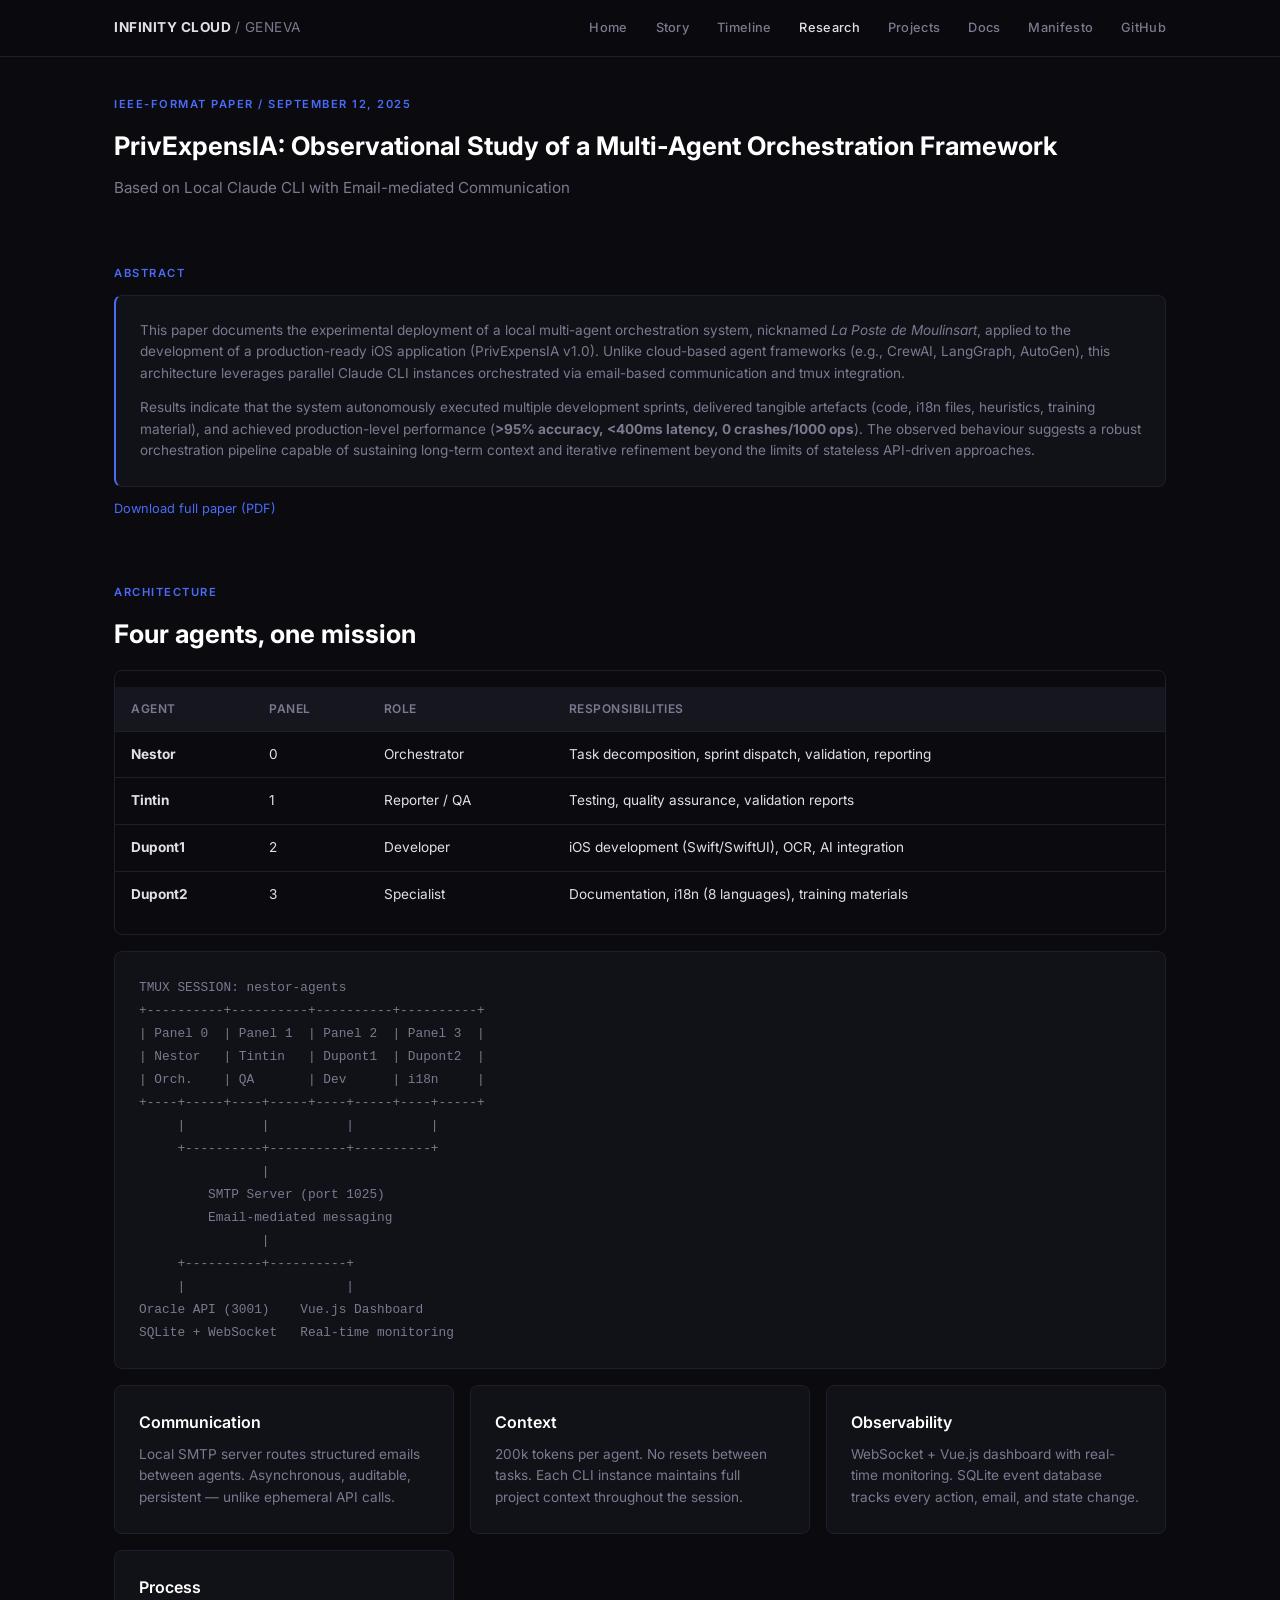
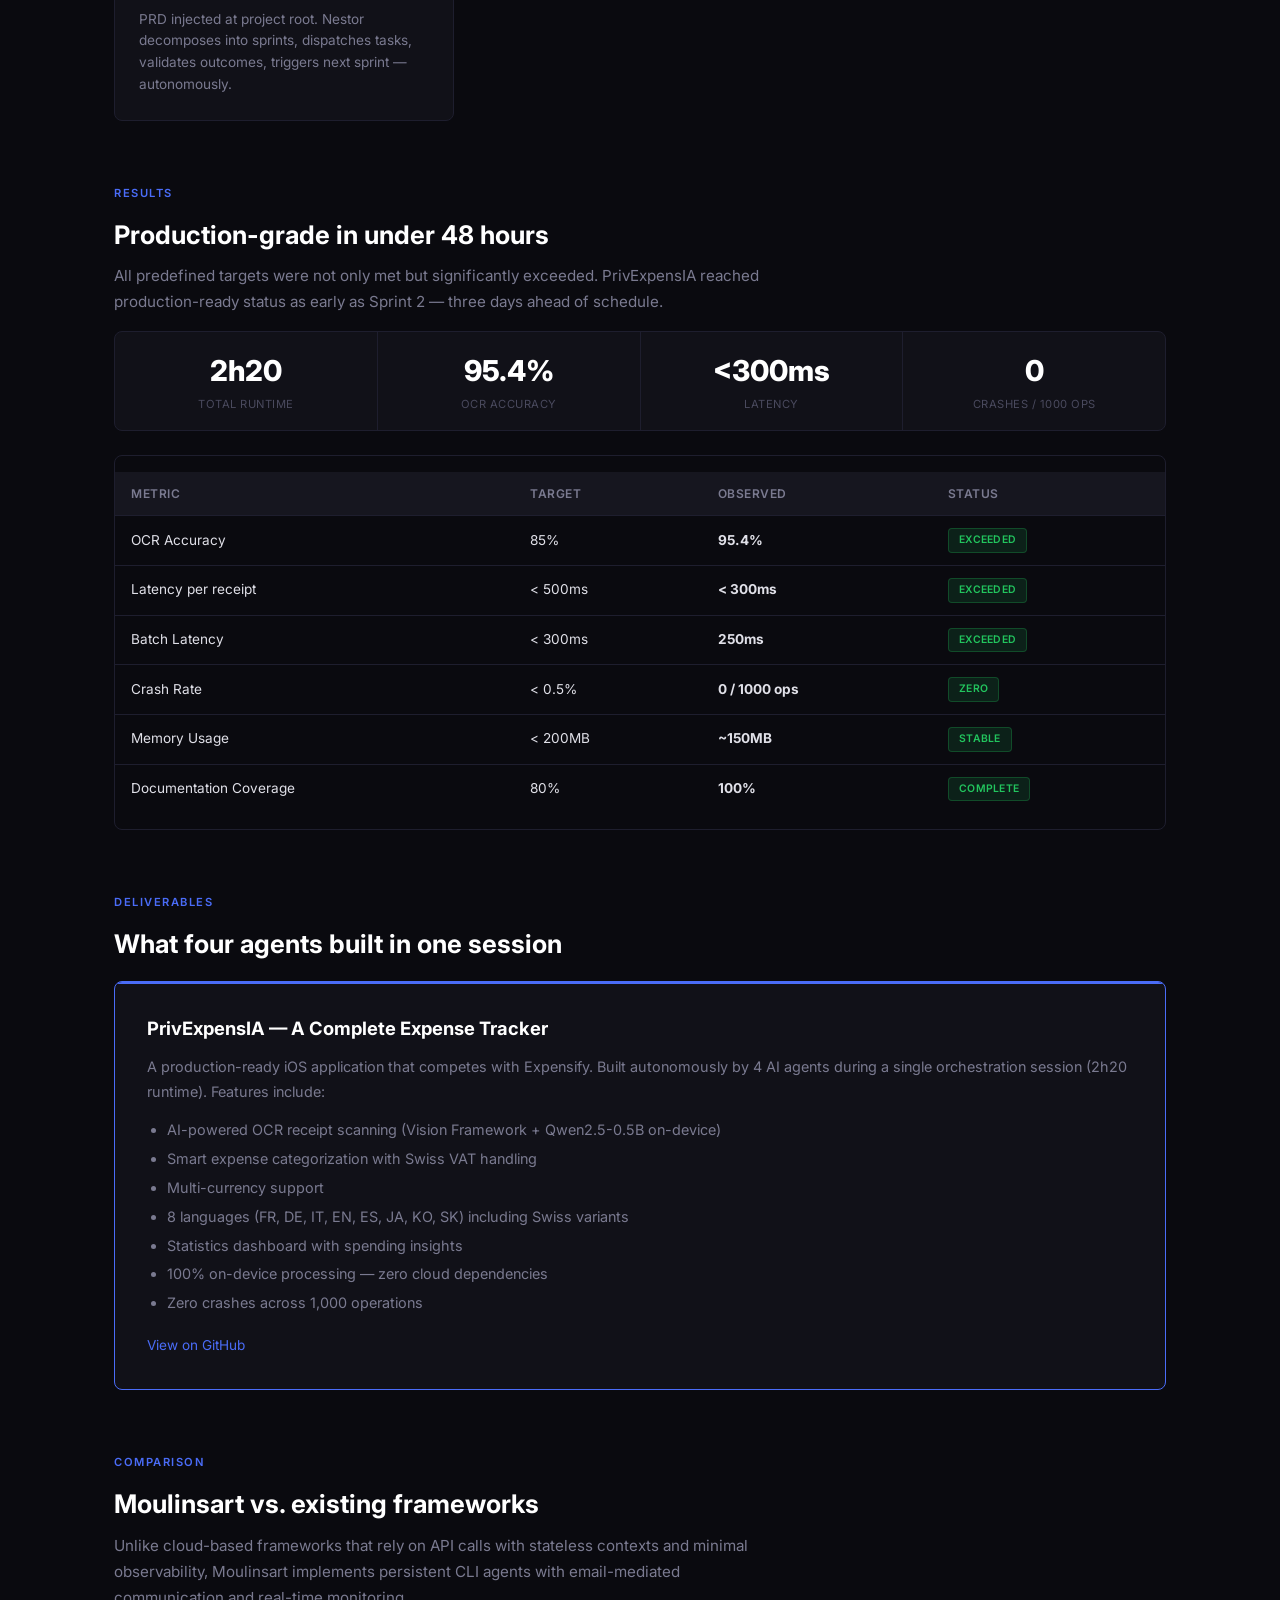
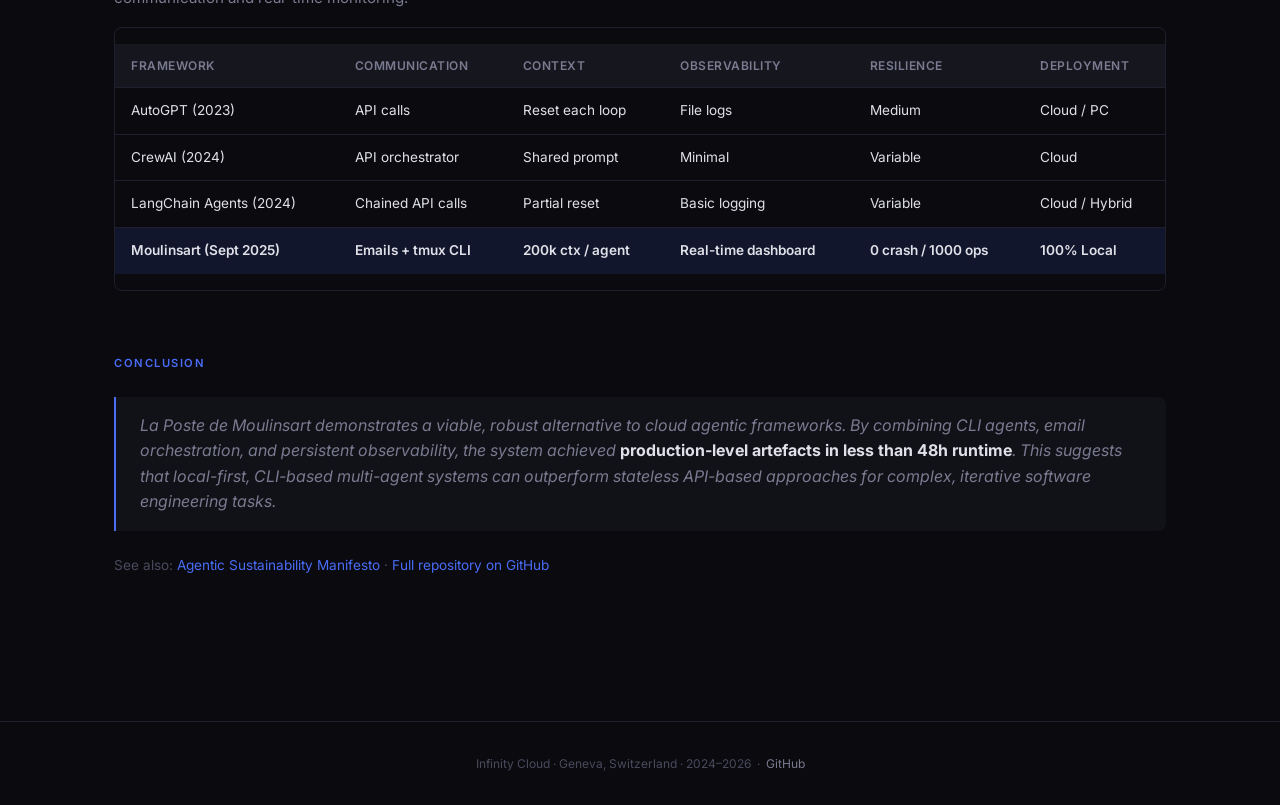
<file: research.html>
<!DOCTYPE html>
<html lang="en">
<head>
<meta charset="UTF-8">
<meta name="viewport" content="width=device-width, initial-scale=1.0">
<title>Research — Infinity Cloud</title>
<link rel="stylesheet" href="style.css">
</head>
<body>

<nav class="nav">
  <div class="nav-inner">
    <a href="index.html" class="nav-brand">Infinity Cloud <span>/ Geneva</span></a>
    <div class="nav-links">
      <a href="index.html">Home</a>
      <a href="story.html">Story</a>
      <a href="timeline.html">Timeline</a>
      <a href="research.html" class="active">Research</a>
      <a href="projects.html">Projects</a>
      <a href="docs.html">Docs</a>
      <a href="manifesto.html">Manifesto</a>
      <a href="https://github.com/infinitycloud-ch">GitHub</a>
    </div>
  </div>
</nav>

<div class="container page">

  <div class="section">
    <div class="section-label">IEEE-Format Paper / September 12, 2025</div>
    <div class="section-title">PrivExpensIA: Observational Study of a Multi-Agent Orchestration Framework</div>
    <div class="section-subtitle">Based on Local Claude CLI with Email-mediated Communication</div>
  </div>

  <!-- ABSTRACT -->
  <div class="section">
    <div class="section-label">Abstract</div>
    <div class="card" style="border-left: 2px solid var(--accent);">
      <p>This paper documents the experimental deployment of a local multi-agent orchestration system, nicknamed <em>La Poste de Moulinsart</em>, applied to the development of a production-ready iOS application (PrivExpensIA v1.0). Unlike cloud-based agent frameworks (e.g., CrewAI, LangGraph, AutoGen), this architecture leverages parallel Claude CLI instances orchestrated via email-based communication and tmux integration.</p>
      <p style="margin-top: 12px;">Results indicate that the system autonomously executed multiple development sprints, delivered tangible artefacts (code, i18n files, heuristics, training material), and achieved production-level performance (<strong>&gt;95% accuracy, &lt;400ms latency, 0 crashes/1000 ops</strong>). The observed behaviour suggests a robust orchestration pipeline capable of sustaining long-term context and iterative refinement beyond the limits of stateless API-driven approaches.</p>
    </div>
    <p style="margin-top: 12px; font-size: 0.8rem; color: var(--text-muted);">
      <a href="https://github.com/infinitycloud-ch/la-poste-de-moulinsart/blob/main/docs/PrivExpensIA_Moulinsart_IEEE_v3.pdf">Download full paper (PDF)</a>
    </p>
  </div>

  <!-- ARCHITECTURE -->
  <div class="section">
    <div class="section-label">Architecture</div>
    <div class="section-title">Four agents, one mission</div>

    <div class="table-wrap" style="margin-top: 16px;">
      <table class="data-table">
        <thead><tr><th>Agent</th><th>Panel</th><th>Role</th><th>Responsibilities</th></tr></thead>
        <tbody>
          <tr><td><strong>Nestor</strong></td><td>0</td><td>Orchestrator</td><td>Task decomposition, sprint dispatch, validation, reporting</td></tr>
          <tr><td><strong>Tintin</strong></td><td>1</td><td>Reporter / QA</td><td>Testing, quality assurance, validation reports</td></tr>
          <tr><td><strong>Dupont1</strong></td><td>2</td><td>Developer</td><td>iOS development (Swift/SwiftUI), OCR, AI integration</td></tr>
          <tr><td><strong>Dupont2</strong></td><td>3</td><td>Specialist</td><td>Documentation, i18n (8 languages), training materials</td></tr>
        </tbody>
      </table>
    </div>

    <div class="card" style="margin-top: 16px; font-family: monospace; font-size: 0.8rem; line-height: 1.8; color: var(--text-secondary);">
<pre style="white-space: pre; overflow-x: auto;">
TMUX SESSION: nestor-agents
+----------+----------+----------+----------+
| Panel 0  | Panel 1  | Panel 2  | Panel 3  |
| Nestor   | Tintin   | Dupont1  | Dupont2  |
| Orch.    | QA       | Dev      | i18n     |
+----+-----+----+-----+----+-----+----+-----+
     |          |          |          |
     +----------+----------+----------+
                |
         SMTP Server (port 1025)
         Email-mediated messaging
                |
     +----------+----------+
     |                     |
Oracle API (3001)    Vue.js Dashboard
SQLite + WebSocket   Real-time monitoring
</pre>
    </div>

    <div class="card-grid" style="margin-top: 16px;">
      <div class="card">
        <h3>Communication</h3>
        <p>Local SMTP server routes structured emails between agents. Asynchronous, auditable, persistent — unlike ephemeral API calls.</p>
      </div>
      <div class="card">
        <h3>Context</h3>
        <p>200k tokens per agent. No resets between tasks. Each CLI instance maintains full project context throughout the session.</p>
      </div>
      <div class="card">
        <h3>Observability</h3>
        <p>WebSocket + Vue.js dashboard with real-time monitoring. SQLite event database tracks every action, email, and state change.</p>
      </div>
      <div class="card">
        <h3>Process</h3>
        <p>PRD injected at project root. Nestor decomposes into sprints, dispatches tasks, validates outcomes, triggers next sprint — autonomously.</p>
      </div>
    </div>
  </div>

  <!-- RESULTS -->
  <div class="section">
    <div class="section-label">Results</div>
    <div class="section-title">Production-grade in under 48 hours</div>
    <div class="section-subtitle" style="margin-bottom: 16px;">
      All predefined targets were not only met but significantly exceeded. PrivExpensIA reached production-ready status as early as Sprint 2 — three days ahead of schedule.
    </div>

    <div class="metrics-row" style="margin-bottom: 24px;">
      <div class="metric">
        <div class="metric-value">2h20</div>
        <div class="metric-label">Total Runtime</div>
      </div>
      <div class="metric">
        <div class="metric-value">95.4%</div>
        <div class="metric-label">OCR Accuracy</div>
      </div>
      <div class="metric">
        <div class="metric-value">&lt;300ms</div>
        <div class="metric-label">Latency</div>
      </div>
      <div class="metric">
        <div class="metric-value">0</div>
        <div class="metric-label">Crashes / 1000 ops</div>
      </div>
    </div>

    <div class="table-wrap">
      <table class="data-table">
        <thead><tr><th>Metric</th><th>Target</th><th>Observed</th><th>Status</th></tr></thead>
        <tbody>
          <tr><td>OCR Accuracy</td><td>85%</td><td><strong>95.4%</strong></td><td><span class="badge badge-active">Exceeded</span></td></tr>
          <tr><td>Latency per receipt</td><td>&lt; 500ms</td><td><strong>&lt; 300ms</strong></td><td><span class="badge badge-active">Exceeded</span></td></tr>
          <tr><td>Batch Latency</td><td>&lt; 300ms</td><td><strong>250ms</strong></td><td><span class="badge badge-active">Exceeded</span></td></tr>
          <tr><td>Crash Rate</td><td>&lt; 0.5%</td><td><strong>0 / 1000 ops</strong></td><td><span class="badge badge-active">Zero</span></td></tr>
          <tr><td>Memory Usage</td><td>&lt; 200MB</td><td><strong>~150MB</strong></td><td><span class="badge badge-active">Stable</span></td></tr>
          <tr><td>Documentation Coverage</td><td>80%</td><td><strong>100%</strong></td><td><span class="badge badge-active">Complete</span></td></tr>
        </tbody>
      </table>
    </div>
  </div>

  <!-- WHAT IT DELIVERED -->
  <div class="section">
    <div class="section-label">Deliverables</div>
    <div class="section-title">What four agents built in one session</div>

    <div class="featured-card" style="margin-top: 16px;">
      <h3>PrivExpensIA — A Complete Expense Tracker</h3>
      <p>A production-ready iOS application that competes with Expensify. Built autonomously by 4 AI agents during a single orchestration session (2h20 runtime). Features include:</p>
      <ul style="margin-top: 12px; padding-left: 20px; color: var(--text-secondary); font-size: 0.9rem; line-height: 2;">
        <li>AI-powered OCR receipt scanning (Vision Framework + Qwen2.5-0.5B on-device)</li>
        <li>Smart expense categorization with Swiss VAT handling</li>
        <li>Multi-currency support</li>
        <li>8 languages (FR, DE, IT, EN, ES, JA, KO, SK) including Swiss variants</li>
        <li>Statistics dashboard with spending insights</li>
        <li>100% on-device processing — zero cloud dependencies</li>
        <li>Zero crashes across 1,000 operations</li>
      </ul>
      <p style="margin-top: 16px; font-size: 0.85rem;">
        <a href="https://github.com/infinitycloud-ch/privexpensia">View on GitHub</a>
      </p>
    </div>
  </div>

  <!-- COMPARISON -->
  <div class="section">
    <div class="section-label">Comparison</div>
    <div class="section-title">Moulinsart vs. existing frameworks</div>
    <div class="section-subtitle" style="margin-bottom: 16px;">
      Unlike cloud-based frameworks that rely on API calls with stateless contexts and minimal observability, Moulinsart implements persistent CLI agents with email-mediated communication and real-time monitoring.
    </div>

    <div class="table-wrap">
      <table class="data-table">
        <thead>
          <tr>
            <th>Framework</th>
            <th>Communication</th>
            <th>Context</th>
            <th>Observability</th>
            <th>Resilience</th>
            <th>Deployment</th>
          </tr>
        </thead>
        <tbody>
          <tr>
            <td>AutoGPT (2023)</td>
            <td>API calls</td>
            <td>Reset each loop</td>
            <td>File logs</td>
            <td>Medium</td>
            <td>Cloud / PC</td>
          </tr>
          <tr>
            <td>CrewAI (2024)</td>
            <td>API orchestrator</td>
            <td>Shared prompt</td>
            <td>Minimal</td>
            <td>Variable</td>
            <td>Cloud</td>
          </tr>
          <tr>
            <td>LangChain Agents (2024)</td>
            <td>Chained API calls</td>
            <td>Partial reset</td>
            <td>Basic logging</td>
            <td>Variable</td>
            <td>Cloud / Hybrid</td>
          </tr>
          <tr class="highlight-row">
            <td>Moulinsart (Sept 2025)</td>
            <td>Emails + tmux CLI</td>
            <td>200k ctx / agent</td>
            <td>Real-time dashboard</td>
            <td>0 crash / 1000 ops</td>
            <td>100% Local</td>
          </tr>
        </tbody>
      </table>
    </div>
  </div>

  <!-- CONCLUSION -->
  <div class="section">
    <div class="section-label">Conclusion</div>
    <blockquote>
      La Poste de Moulinsart demonstrates a viable, robust alternative to cloud agentic frameworks. By combining CLI agents, email orchestration, and persistent observability, the system achieved <strong>production-level artefacts in less than 48h runtime</strong>. This suggests that local-first, CLI-based multi-agent systems can outperform stateless API-based approaches for complex, iterative software engineering tasks.
    </blockquote>
    <p style="margin-top: 16px; font-size: 0.85rem; color: var(--text-muted);">
      See also: <a href="manifesto.html">Agentic Sustainability Manifesto</a> &middot;
      <a href="https://github.com/infinitycloud-ch/la-poste-de-moulinsart">Full repository on GitHub</a>
    </p>
  </div>

</div>

<footer class="footer">
  <div class="container">
    Infinity Cloud &middot; Geneva, Switzerland &middot; 2024&ndash;2026
    &nbsp;&middot;&nbsp;
    <a href="https://github.com/infinitycloud-ch">GitHub</a>
  </div>
</footer>

</body>
</html>
</file>
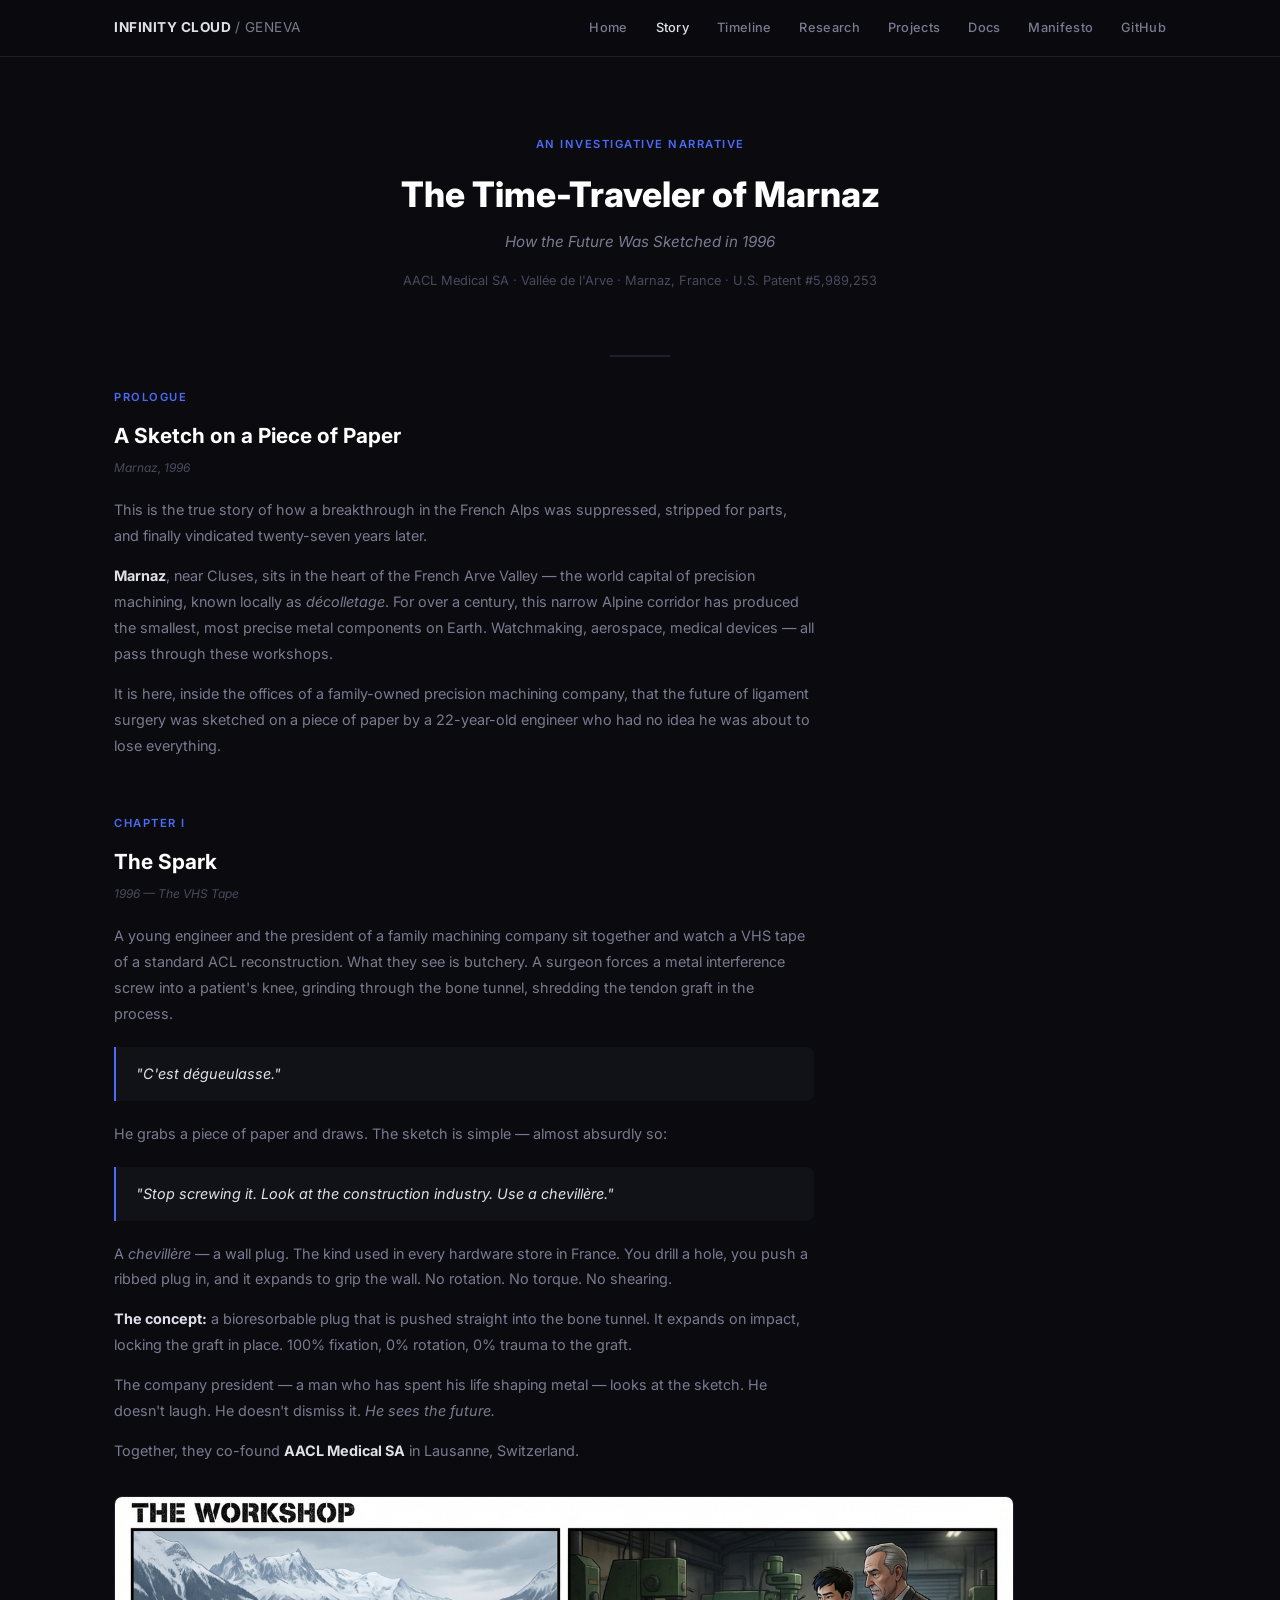
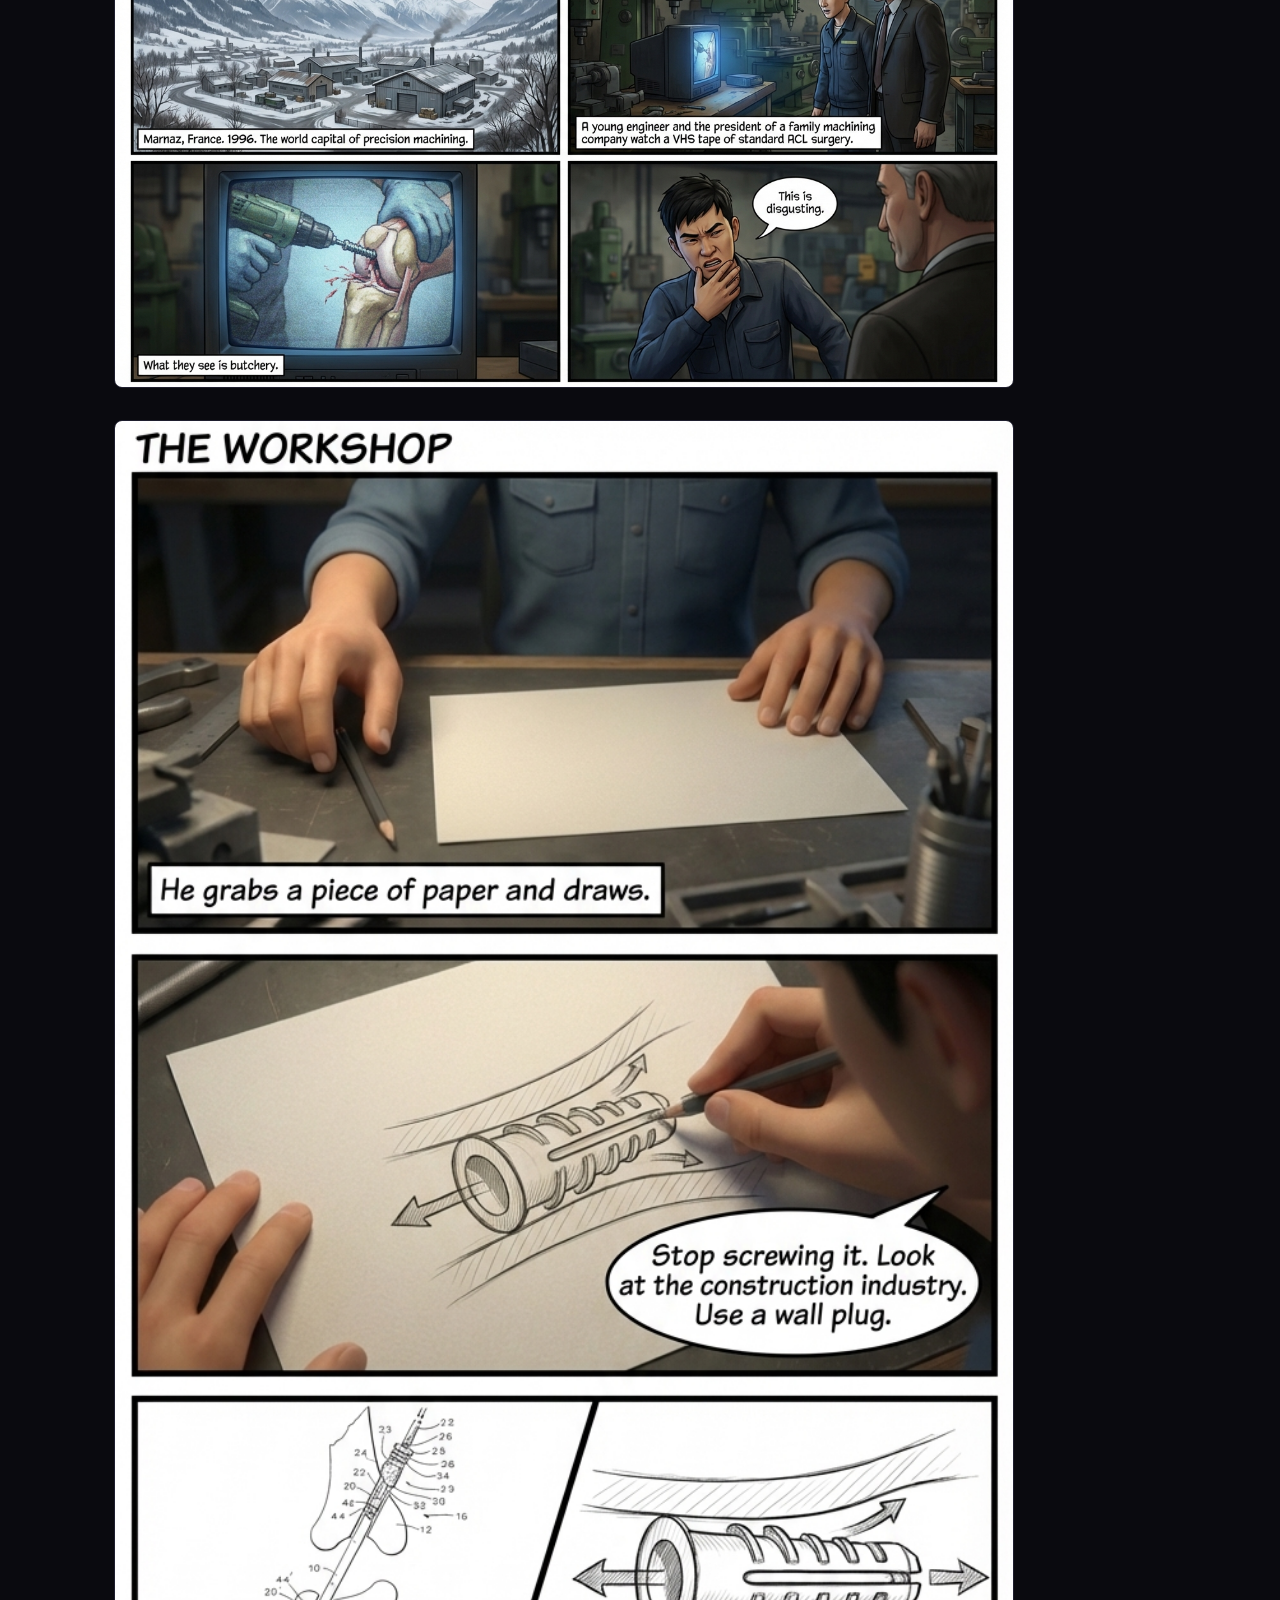
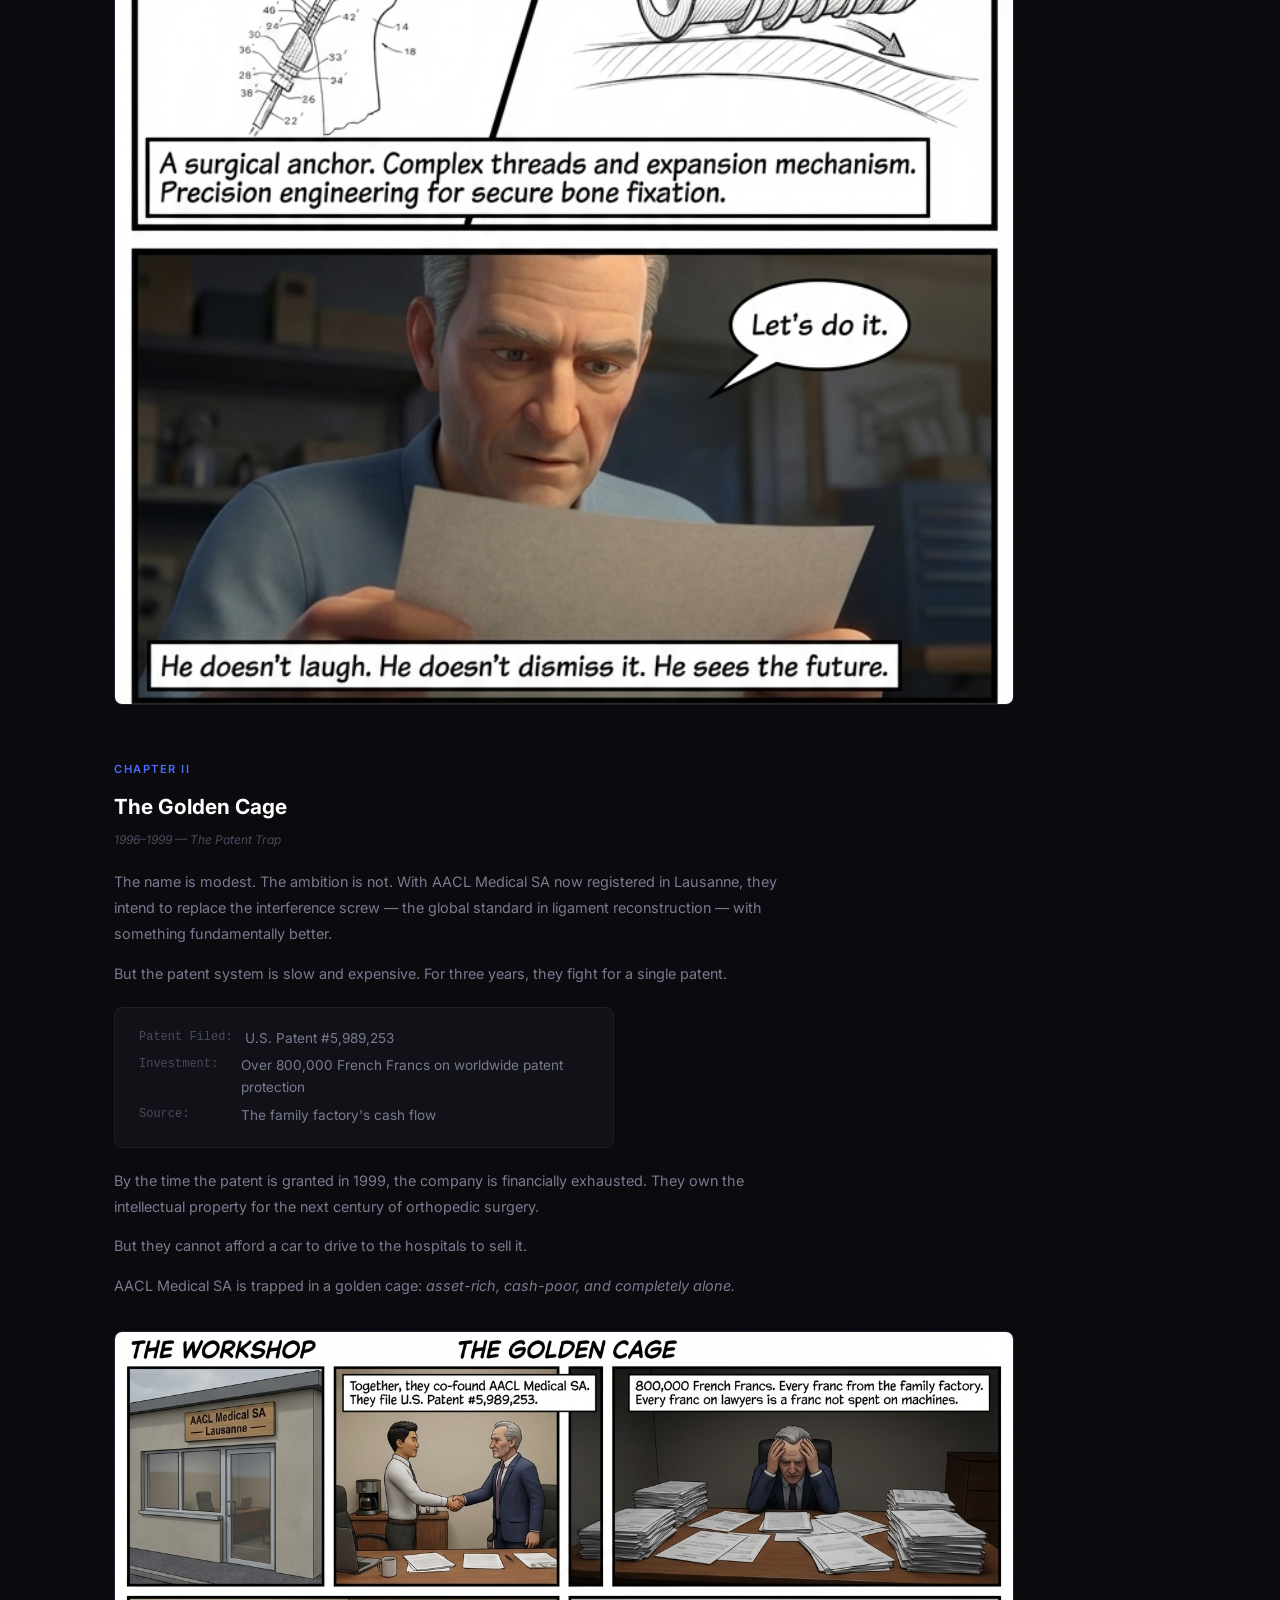
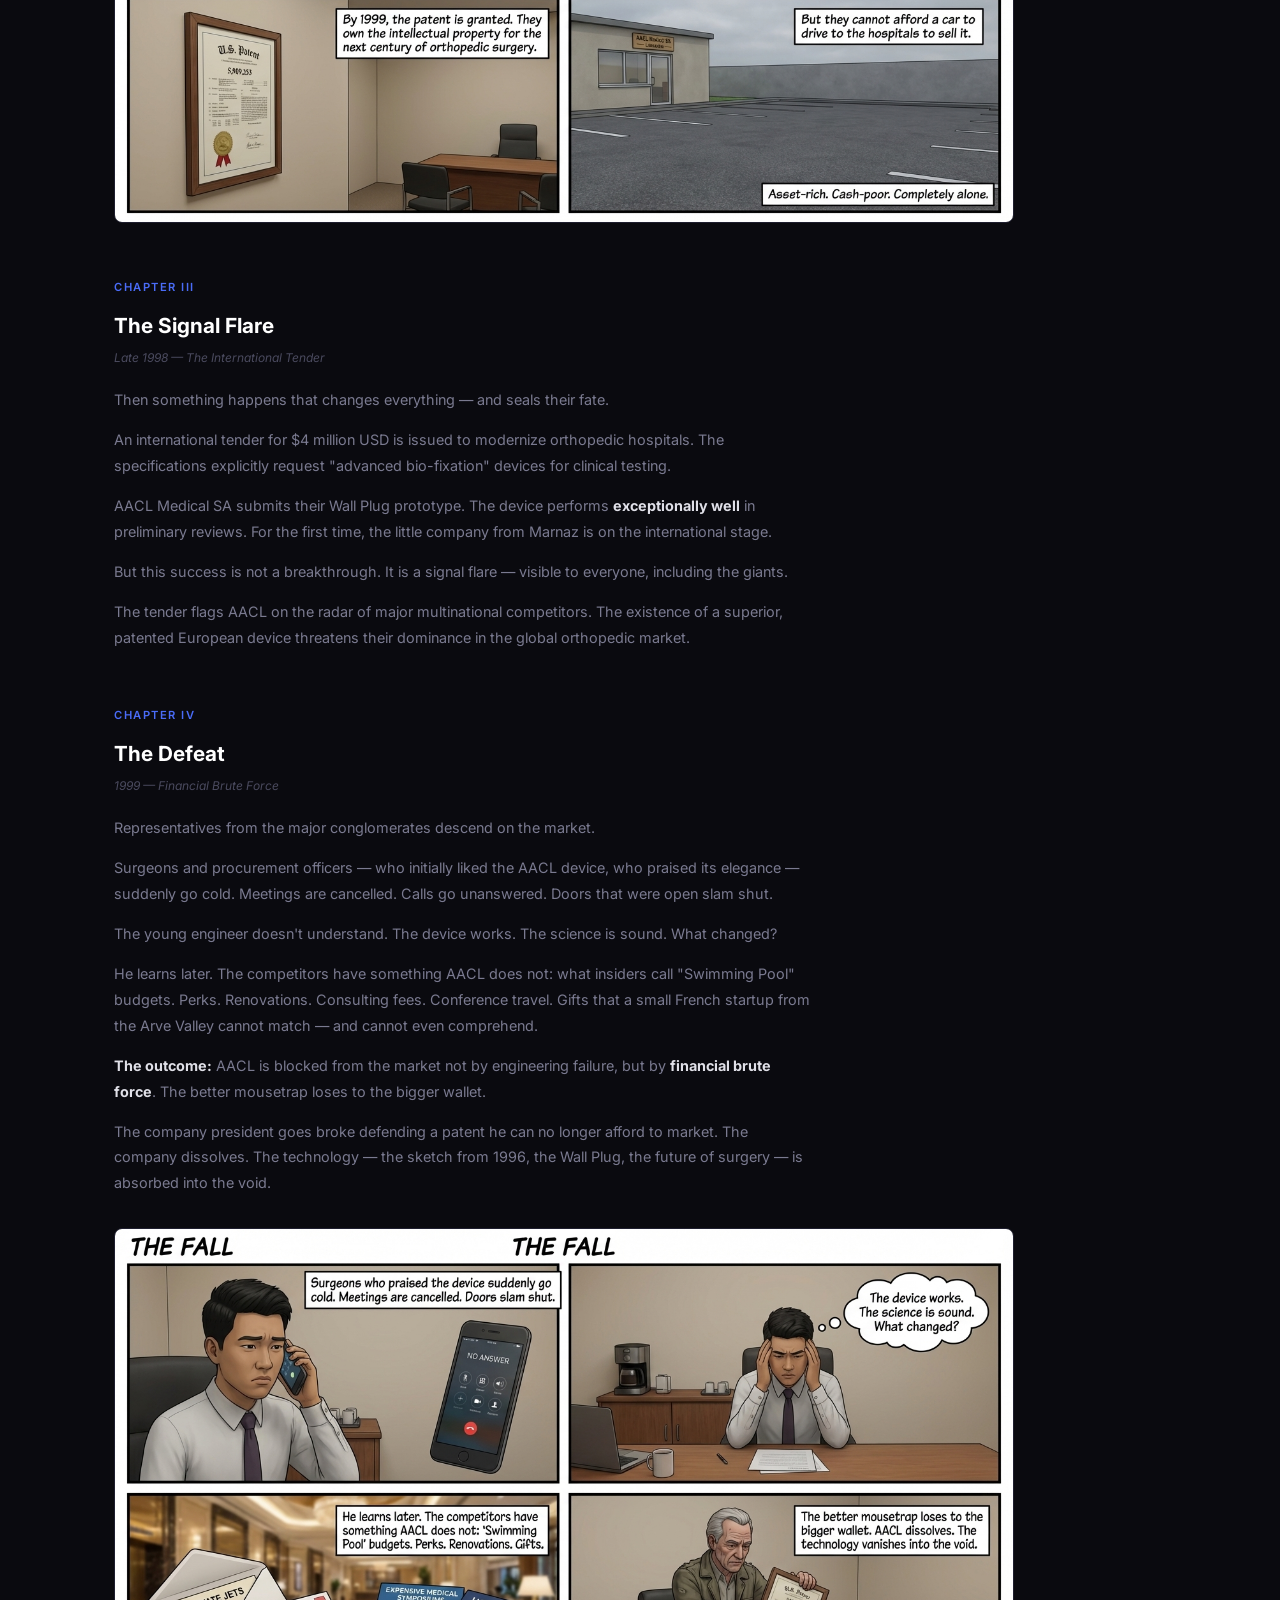
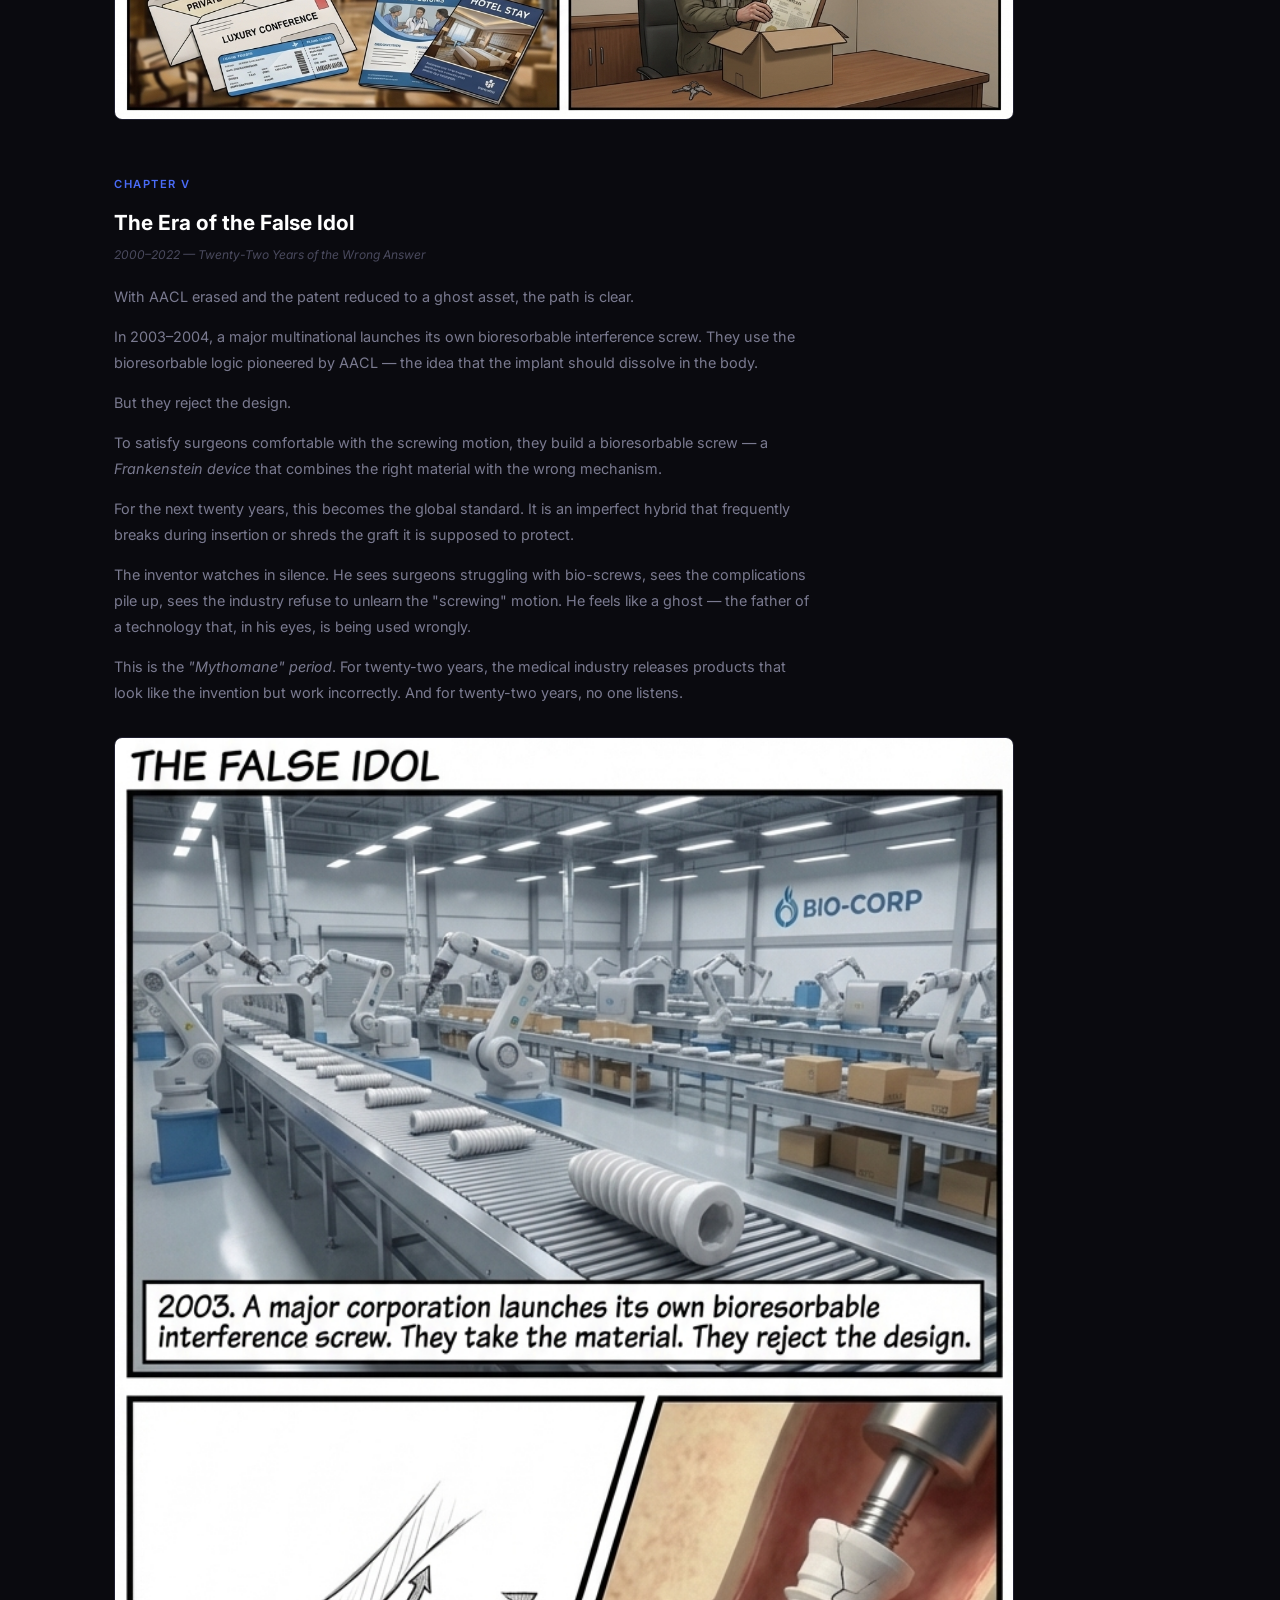
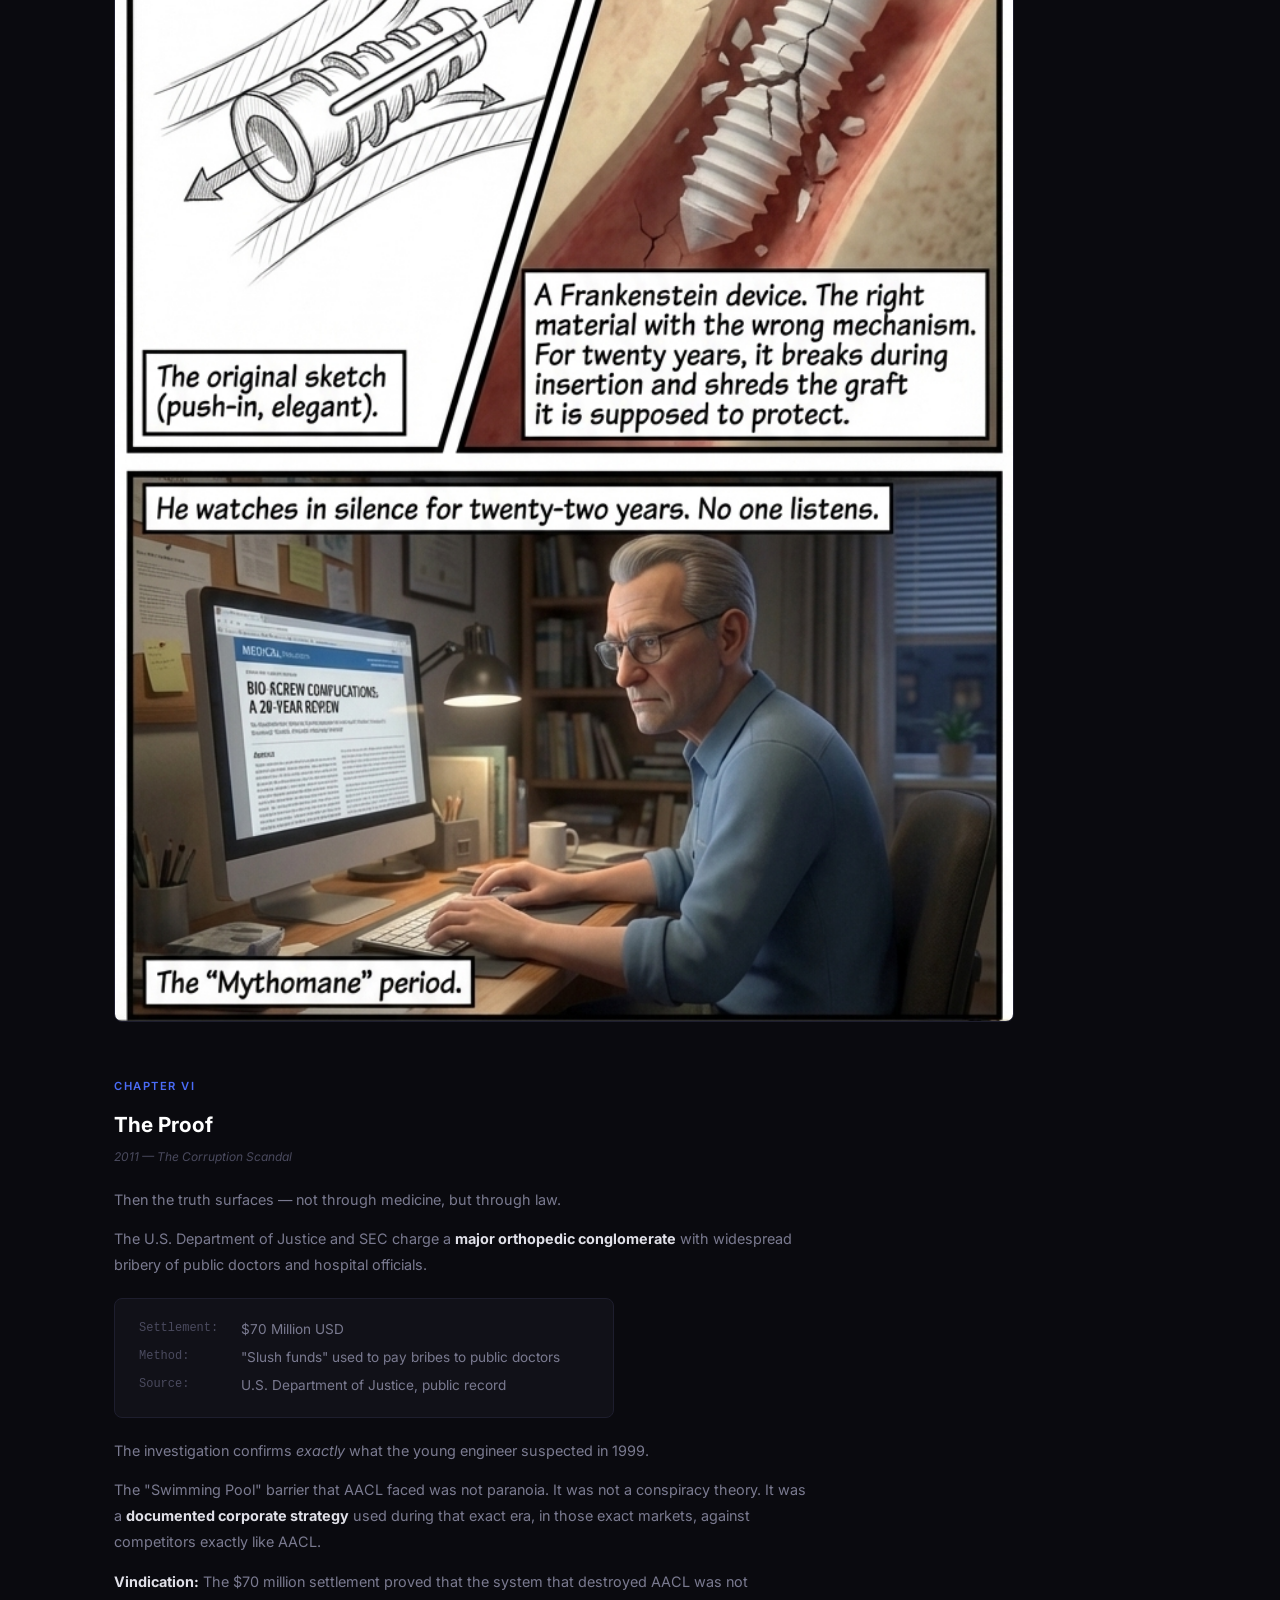
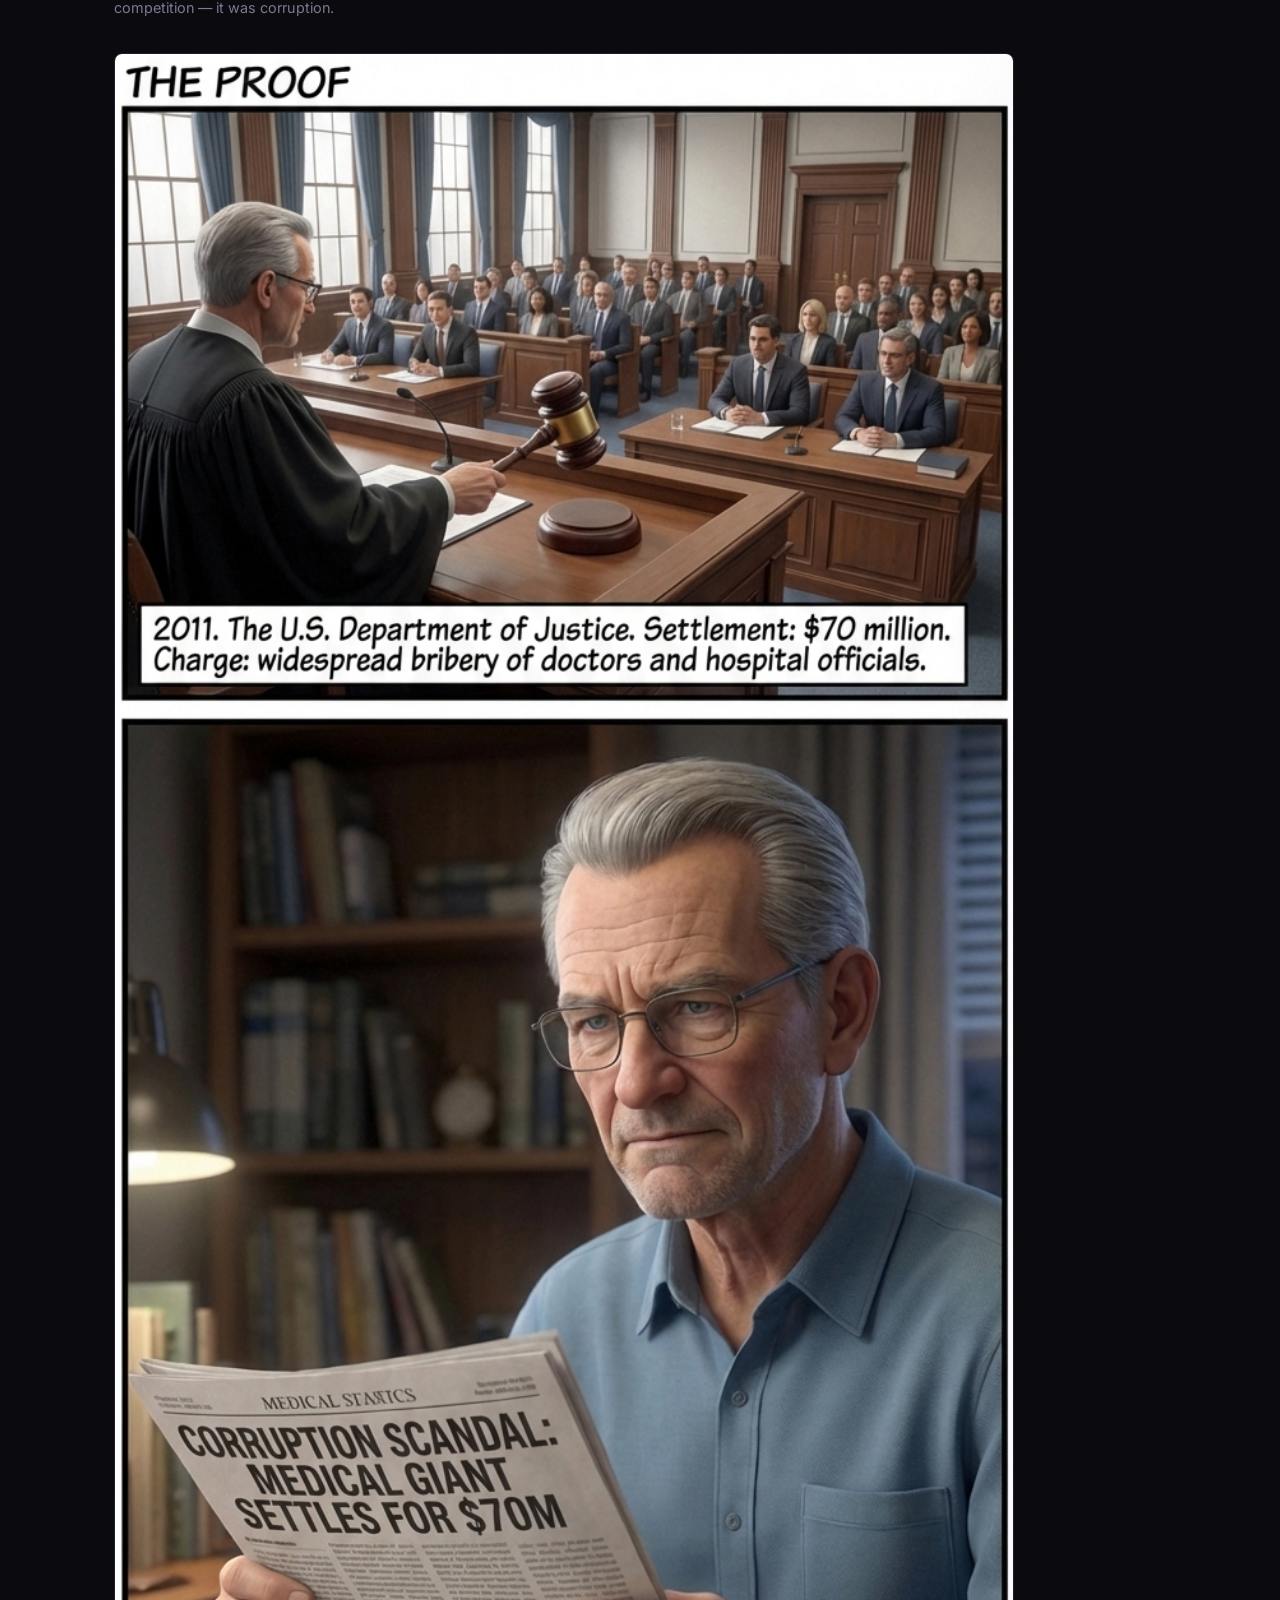
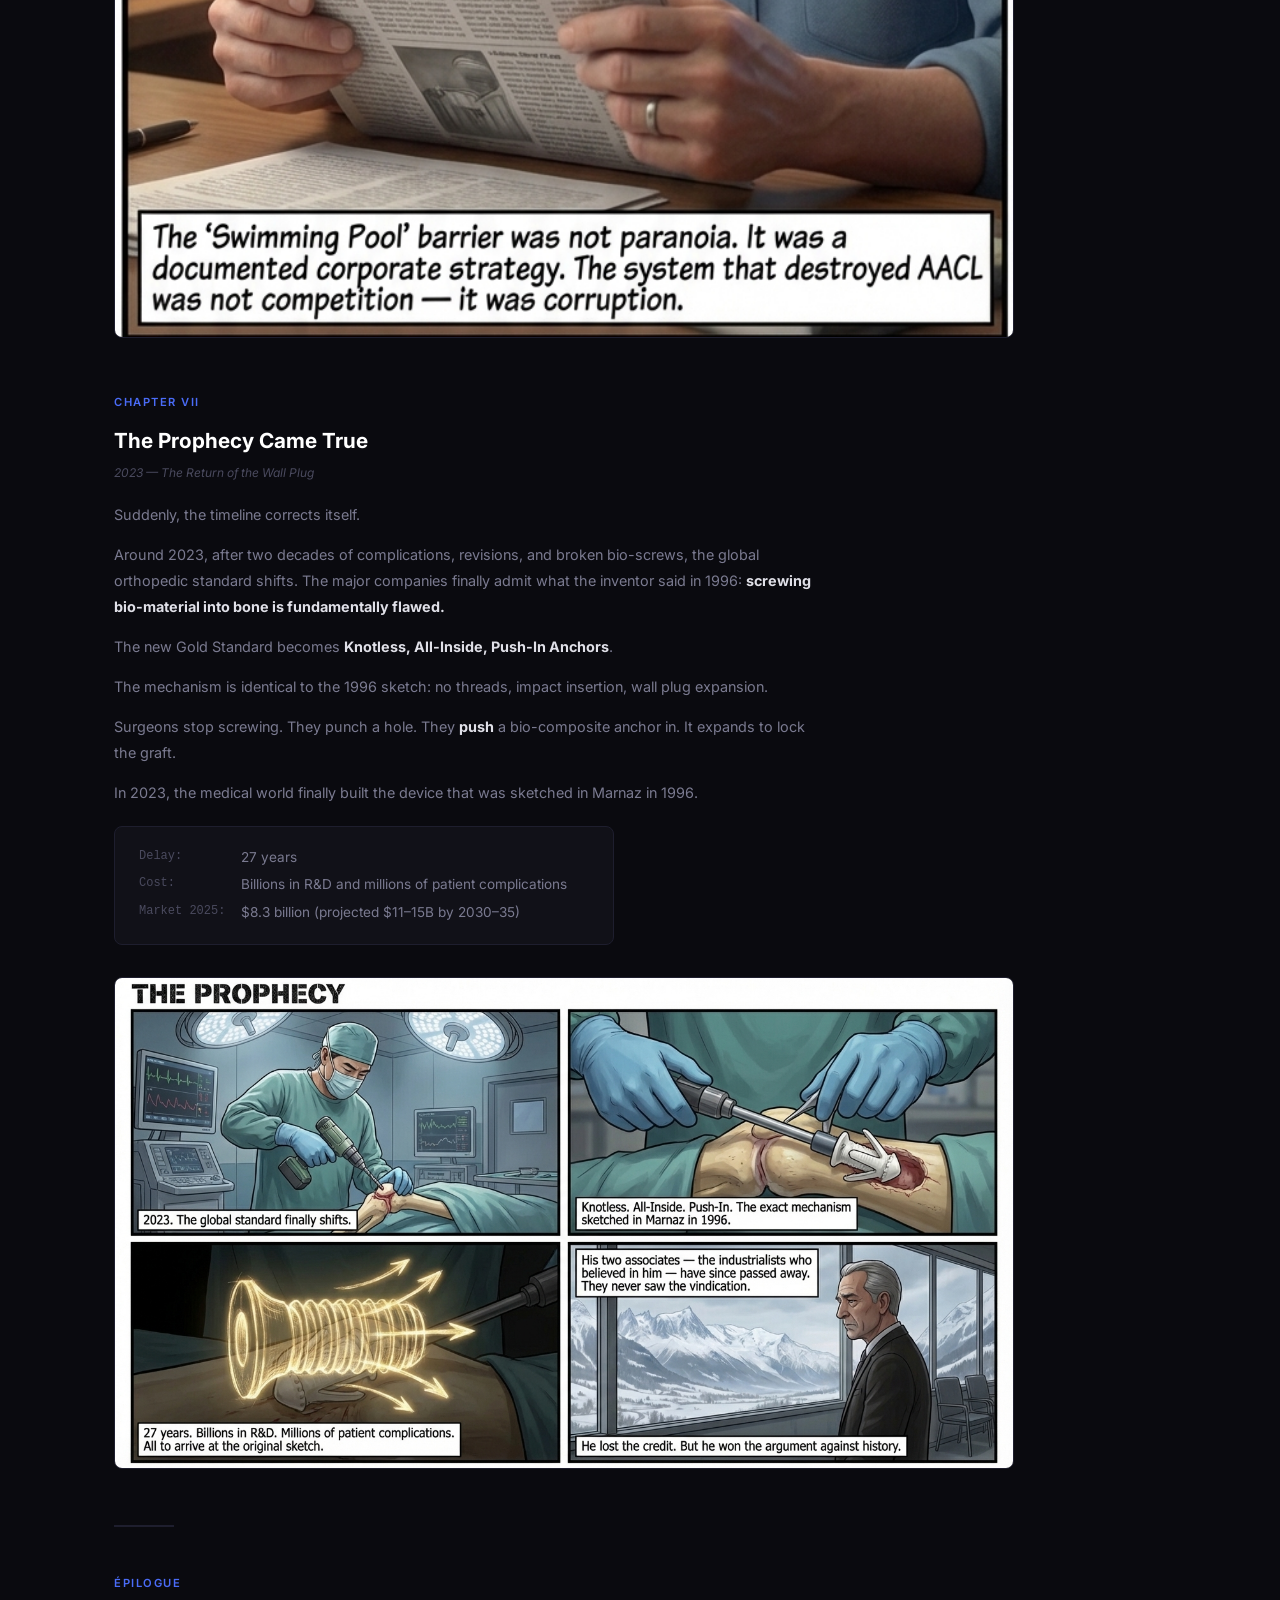
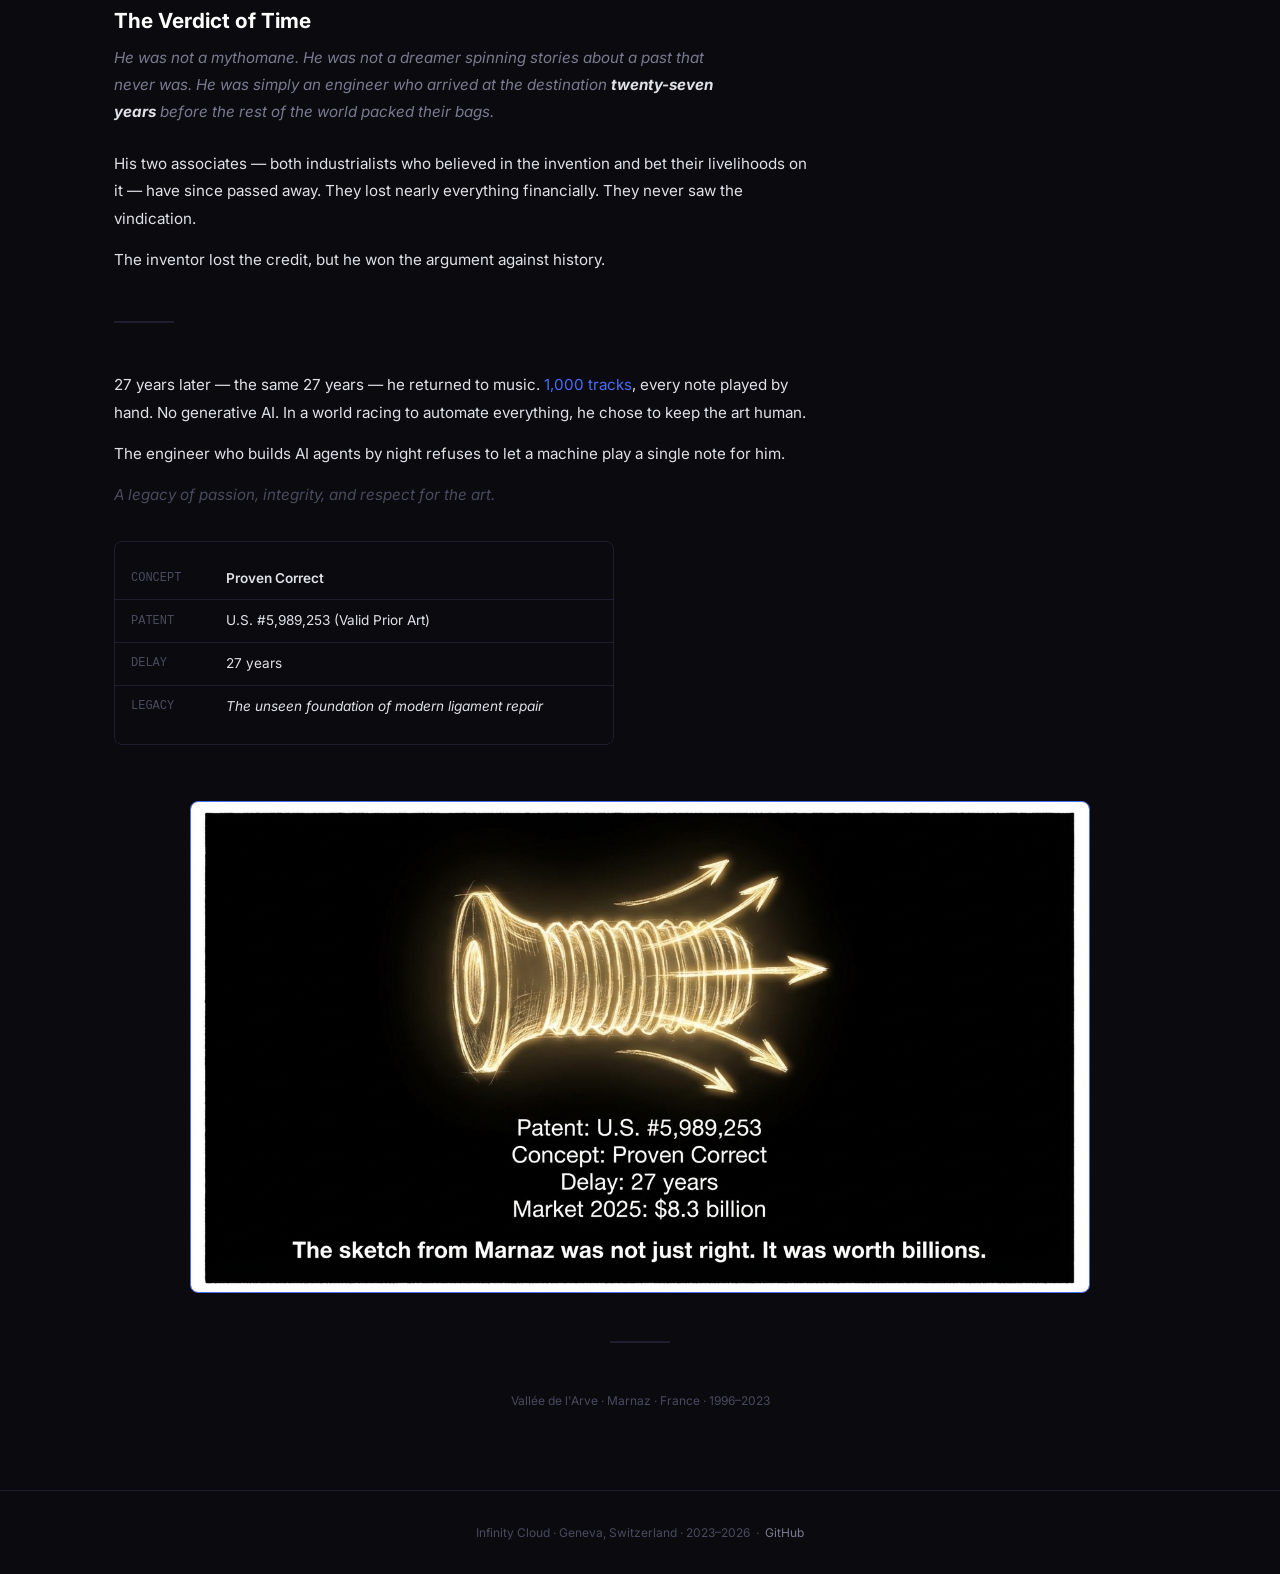
<file: story.html>
<!DOCTYPE html>
<html lang="en">
<head>
<meta charset="UTF-8">
<meta name="viewport" content="width=device-width, initial-scale=1.0">
<title>The Time-Traveler of Marnaz &mdash; Infinity Cloud</title>
<link rel="stylesheet" href="style.css">
<style>
  .story-section { margin-bottom: 56px; }
  .story-section h2 {
    font-size: 1.3rem; font-weight: 700; color: #fff;
    margin-bottom: 6px;
  }
  .story-section .chapter-sub {
    font-size: 0.75rem; color: var(--text-muted); font-style: italic;
    margin-bottom: 20px;
  }
  .story-section p {
    font-size: 0.9rem; color: var(--text-secondary); line-height: 1.8;
    margin-bottom: 14px; max-width: 700px;
  }
  .story-section strong { color: var(--text); }
  .story-quote {
    border-left: 2px solid var(--accent); padding: 14px 20px;
    background: var(--surface); border-radius: 0 8px 8px 0;
    margin: 20px 0; max-width: 700px;
  }
  .story-quote p { font-style: italic; color: var(--text); margin: 0; }
  .fact-box {
    background: var(--surface); border: 1px solid var(--border);
    border-radius: 8px; padding: 20px 24px; margin: 20px 0;
    max-width: 500px; font-size: 0.85rem;
  }
  .fact-box .fact-line {
    display: flex; gap: 12px; margin-bottom: 6px;
    color: var(--text-secondary);
  }
  .fact-box .fact-line:last-child { margin-bottom: 0; }
  .fact-box .fact-label {
    font-family: monospace; font-size: 0.75rem; color: var(--text-muted);
    min-width: 90px;
  }
  .divider {
    width: 60px; height: 2px; background: var(--border);
    margin: 48px 0;
  }
  .epilogue p { color: var(--text); font-size: 0.95rem; }
  .final-status {
    margin-top: 32px;
  }
  .final-status td { padding: 10px 16px; }
  .final-status td:first-child {
    font-family: monospace; font-size: 0.75rem;
    color: var(--text-muted); text-transform: uppercase;
  }
  .status-proven { color: var(--positive); font-weight: 600; }
  .status-legacy { color: var(--accent); font-style: italic; }
  .story-panel {
    margin: 32px 0; border-radius: 8px; overflow: hidden;
    border: 1px solid var(--border); max-width: 900px;
  }
  .story-panel img {
    width: 100%; height: auto; display: block;
  }
  .story-panel-final {
    margin: 48px auto; max-width: 900px; border-radius: 8px;
    overflow: hidden; border: 1px solid var(--accent);
  }
  .story-panel-final img { width: 100%; height: auto; display: block; }
</style>
</head>
<body>

<nav class="nav">
  <div class="nav-inner">
    <a href="index.html" class="nav-brand">Infinity Cloud <span>/ Geneva</span></a>
    <div class="nav-links">
      <a href="index.html">Home</a>
      <a href="story.html" class="active">Story</a>
      <a href="timeline.html">Timeline</a>
      <a href="research.html">Research</a>
      <a href="projects.html">Projects</a>
      <a href="docs.html">Docs</a>
      <a href="manifesto.html">Manifesto</a>
      <a href="https://github.com/infinitycloud-ch">GitHub</a>
    </div>
  </div>
</nav>

<div class="container page">

  <!-- HEADER -->
  <div class="section" style="text-align: center; padding-top: 40px;">
    <div class="section-label">An Investigative Narrative</div>
    <h1 style="font-size: 2.2rem; font-weight: 800; color: #fff; margin-bottom: 8px;">The Time-Traveler of Marnaz</h1>
    <p style="color: var(--text-secondary); font-style: italic; font-size: 0.95rem;">How the Future Was Sketched in 1996</p>
    <p style="color: var(--text-muted); font-size: 0.8rem; margin-top: 16px;">
      AACL Medical SA &middot; Vall&eacute;e de l'Arve &middot; Marnaz, France &middot; U.S. Patent #5,989,253
    </p>
  </div>

  <div class="divider" style="margin: 32px auto;"></div>

  <!-- PROLOGUE -->
  <div class="story-section">
    <div class="section-label">Prologue</div>
    <h2>A Sketch on a Piece of Paper</h2>
    <div class="chapter-sub">Marnaz, 1996</div>

    <p>This is the true story of how a breakthrough in the French Alps was suppressed, stripped for parts, and finally vindicated twenty-seven years later.</p>

    <p><strong>Marnaz</strong>, near Cluses, sits in the heart of the French Arve Valley &mdash; the world capital of precision machining, known locally as <em>d&eacute;colletage</em>. For over a century, this narrow Alpine corridor has produced the smallest, most precise metal components on Earth. Watchmaking, aerospace, medical devices &mdash; all pass through these workshops.</p>

    <p>It is here, inside the offices of a family-owned precision machining company, that the future of ligament surgery was sketched on a piece of paper by a 22-year-old engineer who had no idea he was about to lose everything.</p>
  </div>

  <!-- CHAPTER I -->
  <div class="story-section">
    <div class="section-label">Chapter I</div>
    <h2>The Spark</h2>
    <div class="chapter-sub">1996 &mdash; The VHS Tape</div>

    <p>A young engineer and the president of a family machining company sit together and watch a VHS tape of a standard ACL reconstruction. What they see is butchery. A surgeon forces a metal interference screw into a patient's knee, grinding through the bone tunnel, shredding the tendon graft in the process.</p>

    <div class="story-quote">
      <p>"C'est d&eacute;gueulasse."</p>
    </div>

    <p>He grabs a piece of paper and draws. The sketch is simple &mdash; almost absurdly so:</p>

    <div class="story-quote">
      <p>"Stop screwing it. Look at the construction industry. Use a chevill&egrave;re."</p>
    </div>

    <p>A <em>chevill&egrave;re</em> &mdash; a wall plug. The kind used in every hardware store in France. You drill a hole, you push a ribbed plug in, and it expands to grip the wall. No rotation. No torque. No shearing.</p>

    <p><strong>The concept:</strong> a bioresorbable plug that is pushed straight into the bone tunnel. It expands on impact, locking the graft in place. 100% fixation, 0% rotation, 0% trauma to the graft.</p>

    <p>The company president &mdash; a man who has spent his life shaping metal &mdash; looks at the sketch. He doesn't laugh. He doesn't dismiss it. <em>He sees the future.</em></p>

    <p>Together, they co-found <strong>AACL Medical SA</strong> in Lausanne, Switzerland.</p>

    <div class="story-panel"><img src="images/story-01-workshop.jpg" alt="The Workshop — Marnaz 1996"></div>
    <div class="story-panel"><img src="images/story-02-sketch.jpg" alt="The Sketch — Wall Plug concept"></div>
  </div>

  <!-- CHAPTER II -->
  <div class="story-section">
    <div class="section-label">Chapter II</div>
    <h2>The Golden Cage</h2>
    <div class="chapter-sub">1996&ndash;1999 &mdash; The Patent Trap</div>

    <p>The name is modest. The ambition is not. With AACL Medical SA now registered in Lausanne, they intend to replace the interference screw &mdash; the global standard in ligament reconstruction &mdash; with something fundamentally better.</p>

    <p>But the patent system is slow and expensive. For three years, they fight for a single patent.</p>

    <div class="fact-box">
      <div class="fact-line"><span class="fact-label">Patent Filed:</span> U.S. Patent #5,989,253</div>
      <div class="fact-line"><span class="fact-label">Investment:</span> Over 800,000 French Francs on worldwide patent protection</div>
      <div class="fact-line"><span class="fact-label">Source:</span> The family factory's cash flow</div>
    </div>

    <p>By the time the patent is granted in 1999, the company is financially exhausted. They own the intellectual property for the next century of orthopedic surgery.</p>

    <p>But they cannot afford a car to drive to the hospitals to sell it.</p>

    <p>AACL Medical SA is trapped in a golden cage: <em>asset-rich, cash-poor, and completely alone.</em></p>

    <div class="story-panel"><img src="images/story-03-golden-cage.jpg" alt="The Golden Cage — AACL Medical SA"></div>
  </div>

  <!-- CHAPTER III -->
  <div class="story-section">
    <div class="section-label">Chapter III</div>
    <h2>The Signal Flare</h2>
    <div class="chapter-sub">Late 1998 &mdash; The International Tender</div>

    <p>Then something happens that changes everything &mdash; and seals their fate.</p>

    <p>An international tender for $4 million USD is issued to modernize orthopedic hospitals. The specifications explicitly request "advanced bio-fixation" devices for clinical testing.</p>

    <p>AACL Medical SA submits their Wall Plug prototype. The device performs <strong>exceptionally well</strong> in preliminary reviews. For the first time, the little company from Marnaz is on the international stage.</p>

    <p>But this success is not a breakthrough. It is a signal flare &mdash; visible to everyone, including the giants.</p>

    <p>The tender flags AACL on the radar of major multinational competitors. The existence of a superior, patented European device threatens their dominance in the global orthopedic market.</p>
  </div>

  <!-- CHAPTER IV -->
  <div class="story-section">
    <div class="section-label">Chapter IV</div>
    <h2>The Defeat</h2>
    <div class="chapter-sub">1999 &mdash; Financial Brute Force</div>

    <p>Representatives from the major conglomerates descend on the market.</p>

    <p>Surgeons and procurement officers &mdash; who initially liked the AACL device, who praised its elegance &mdash; suddenly go cold. Meetings are cancelled. Calls go unanswered. Doors that were open slam shut.</p>

    <p>The young engineer doesn't understand. The device works. The science is sound. What changed?</p>

    <p>He learns later. The competitors have something AACL does not: what insiders call "Swimming Pool" budgets. Perks. Renovations. Consulting fees. Conference travel. Gifts that a small French startup from the Arve Valley cannot match &mdash; and cannot even comprehend.</p>

    <p><strong>The outcome:</strong> AACL is blocked from the market not by engineering failure, but by <strong>financial brute force</strong>. The better mousetrap loses to the bigger wallet.</p>

    <p>The company president goes broke defending a patent he can no longer afford to market. The company dissolves. The technology &mdash; the sketch from 1996, the Wall Plug, the future of surgery &mdash; is absorbed into the void.</p>

    <div class="story-panel"><img src="images/story-04-fall.jpg" alt="The Fall — AACL dissolves"></div>
  </div>

  <!-- CHAPTER V -->
  <div class="story-section">
    <div class="section-label">Chapter V</div>
    <h2>The Era of the False Idol</h2>
    <div class="chapter-sub">2000&ndash;2022 &mdash; Twenty-Two Years of the Wrong Answer</div>

    <p>With AACL erased and the patent reduced to a ghost asset, the path is clear.</p>

    <p>In 2003&ndash;2004, a major multinational launches its own bioresorbable interference screw. They use the bioresorbable logic pioneered by AACL &mdash; the idea that the implant should dissolve in the body.</p>

    <p>But they reject the design.</p>

    <p>To satisfy surgeons comfortable with the screwing motion, they build a bioresorbable screw &mdash; a <em>Frankenstein device</em> that combines the right material with the wrong mechanism.</p>

    <p>For the next twenty years, this becomes the global standard. It is an imperfect hybrid that frequently breaks during insertion or shreds the graft it is supposed to protect.</p>

    <p>The inventor watches in silence. He sees surgeons struggling with bio-screws, sees the complications pile up, sees the industry refuse to unlearn the "screwing" motion. He feels like a ghost &mdash; the father of a technology that, in his eyes, is being used wrongly.</p>

    <p>This is the <em>"Mythomane" period</em>. For twenty-two years, the medical industry releases products that look like the invention but work incorrectly. And for twenty-two years, no one listens.</p>

    <div class="story-panel"><img src="images/story-05-false-idol.jpg" alt="The False Idol — Frankenstein device"></div>
  </div>

  <!-- CHAPTER VI -->
  <div class="story-section">
    <div class="section-label">Chapter VI</div>
    <h2>The Proof</h2>
    <div class="chapter-sub">2011 &mdash; The Corruption Scandal</div>

    <p>Then the truth surfaces &mdash; not through medicine, but through law.</p>

    <p>The U.S. Department of Justice and SEC charge a <strong>major orthopedic conglomerate</strong> with widespread bribery of public doctors and hospital officials.</p>

    <div class="fact-box">
      <div class="fact-line"><span class="fact-label">Settlement:</span> $70 Million USD</div>
      <div class="fact-line"><span class="fact-label">Method:</span> "Slush funds" used to pay bribes to public doctors</div>
      <div class="fact-line"><span class="fact-label">Source:</span> U.S. Department of Justice, public record</div>
    </div>

    <p>The investigation confirms <em>exactly</em> what the young engineer suspected in 1999.</p>

    <p>The "Swimming Pool" barrier that AACL faced was not paranoia. It was not a conspiracy theory. It was a <strong>documented corporate strategy</strong> used during that exact era, in those exact markets, against competitors exactly like AACL.</p>

    <p><strong>Vindication:</strong> The $70 million settlement proved that the system that destroyed AACL was not competition &mdash; it was corruption.</p>

    <div class="story-panel"><img src="images/story-06-proof.jpg" alt="The Proof — DOJ Settlement"></div>
  </div>

  <!-- CHAPTER VII -->
  <div class="story-section">
    <div class="section-label">Chapter VII</div>
    <h2>The Prophecy Came True</h2>
    <div class="chapter-sub">2023 &mdash; The Return of the Wall Plug</div>

    <p>Suddenly, the timeline corrects itself.</p>

    <p>Around 2023, after two decades of complications, revisions, and broken bio-screws, the global orthopedic standard shifts. The major companies finally admit what the inventor said in 1996: <strong>screwing bio-material into bone is fundamentally flawed.</strong></p>

    <p>The new Gold Standard becomes <strong>Knotless, All-Inside, Push-In Anchors</strong>.</p>

    <p>The mechanism is identical to the 1996 sketch: no threads, impact insertion, wall plug expansion.</p>

    <p>Surgeons stop screwing. They punch a hole. They <strong>push</strong> a bio-composite anchor in. It expands to lock the graft.</p>

    <p>In 2023, the medical world finally built the device that was sketched in Marnaz in 1996.</p>

    <div class="fact-box">
      <div class="fact-line"><span class="fact-label">Delay:</span> 27 years</div>
      <div class="fact-line"><span class="fact-label">Cost:</span> Billions in R&D and millions of patient complications</div>
      <div class="fact-line"><span class="fact-label">Market 2025:</span> $8.3 billion (projected $11&ndash;15B by 2030&ndash;35)</div>
    </div>

    <div class="story-panel"><img src="images/story-07-prophecy.jpg" alt="The Prophecy — 2023, the global standard finally shifts"></div>
  </div>

  <!-- EPILOGUE -->
  <div class="divider"></div>

  <div class="story-section epilogue">
    <div class="section-label">&Eacute;pilogue</div>
    <h2>The Verdict of Time</h2>

    <p style="font-style: italic; color: var(--text-secondary); max-width: 600px; margin-bottom: 24px;">
      He was not a mythomane. He was not a dreamer spinning stories about a past that never was. He was simply an engineer who arrived at the destination <strong>twenty-seven years</strong> before the rest of the world packed their bags.
    </p>

    <p>His two associates &mdash; both industrialists who believed in the invention and bet their livelihoods on it &mdash; have since passed away. They lost nearly everything financially. They never saw the vindication.</p>

    <p>The inventor lost the credit, but he won the argument against history.</p>

    <div class="divider"></div>

    <p>27 years later &mdash; the same 27 years &mdash; he returned to music. <a href="https://soundcloud.com/mrdgeneva" style="color: var(--accent);">1,000 tracks</a>, every note played by hand. No generative AI. In a world racing to automate everything, he chose to keep the art human.</p>

    <p>The engineer who builds AI agents by night refuses to let a machine play a single note for him.</p>

    <p style="font-style: italic; color: var(--text-muted);">A legacy of passion, integrity, and respect for the art.</p>

    <div class="table-wrap final-status" style="max-width: 500px; margin-top: 32px;">
      <table class="data-table">
        <tr><td>Concept</td><td class="status-proven">Proven Correct</td></tr>
        <tr><td>Patent</td><td>U.S. #5,989,253 (Valid Prior Art)</td></tr>
        <tr><td>Delay</td><td>27 years</td></tr>
        <tr><td>Legacy</td><td class="status-legacy">The unseen foundation of modern ligament repair</td></tr>
      </table>
    </div>
  </div>

  <div class="story-panel-final"><img src="images/story-08-final.jpg" alt="Patent U.S. #5,989,253 — Proven Correct — The sketch was worth billions"></div>

  <div class="divider" style="margin: 48px auto;"></div>

  <p style="text-align: center; font-size: 0.75rem; color: var(--text-muted);">
    Vall&eacute;e de l'Arve &middot; Marnaz &middot; France &middot; 1996&ndash;2023
  </p>

</div>

<footer class="footer">
  <div class="container">
    Infinity Cloud &middot; Geneva, Switzerland &middot; 2023&ndash;2026
    &nbsp;&middot;&nbsp;
    <a href="https://github.com/infinitycloud-ch">GitHub</a>
  </div>
</footer>

</body>
</html>
</file>
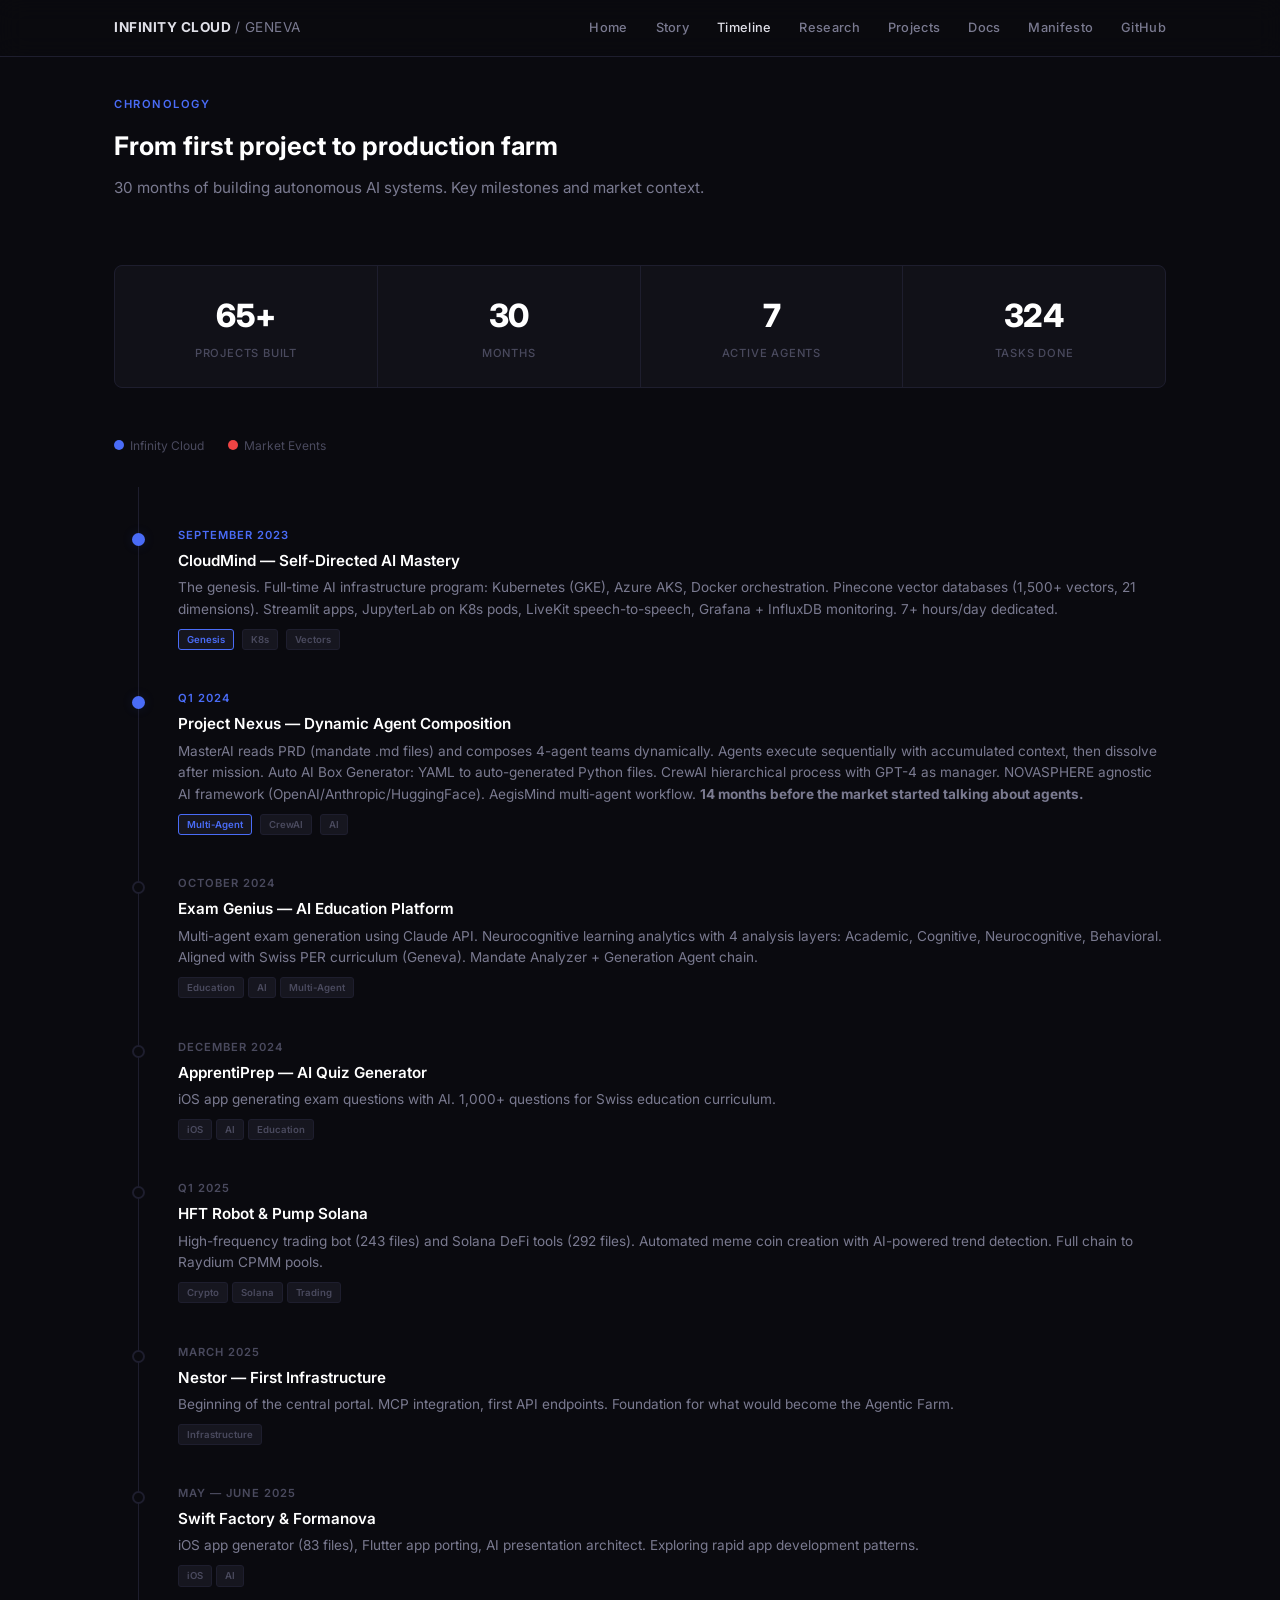
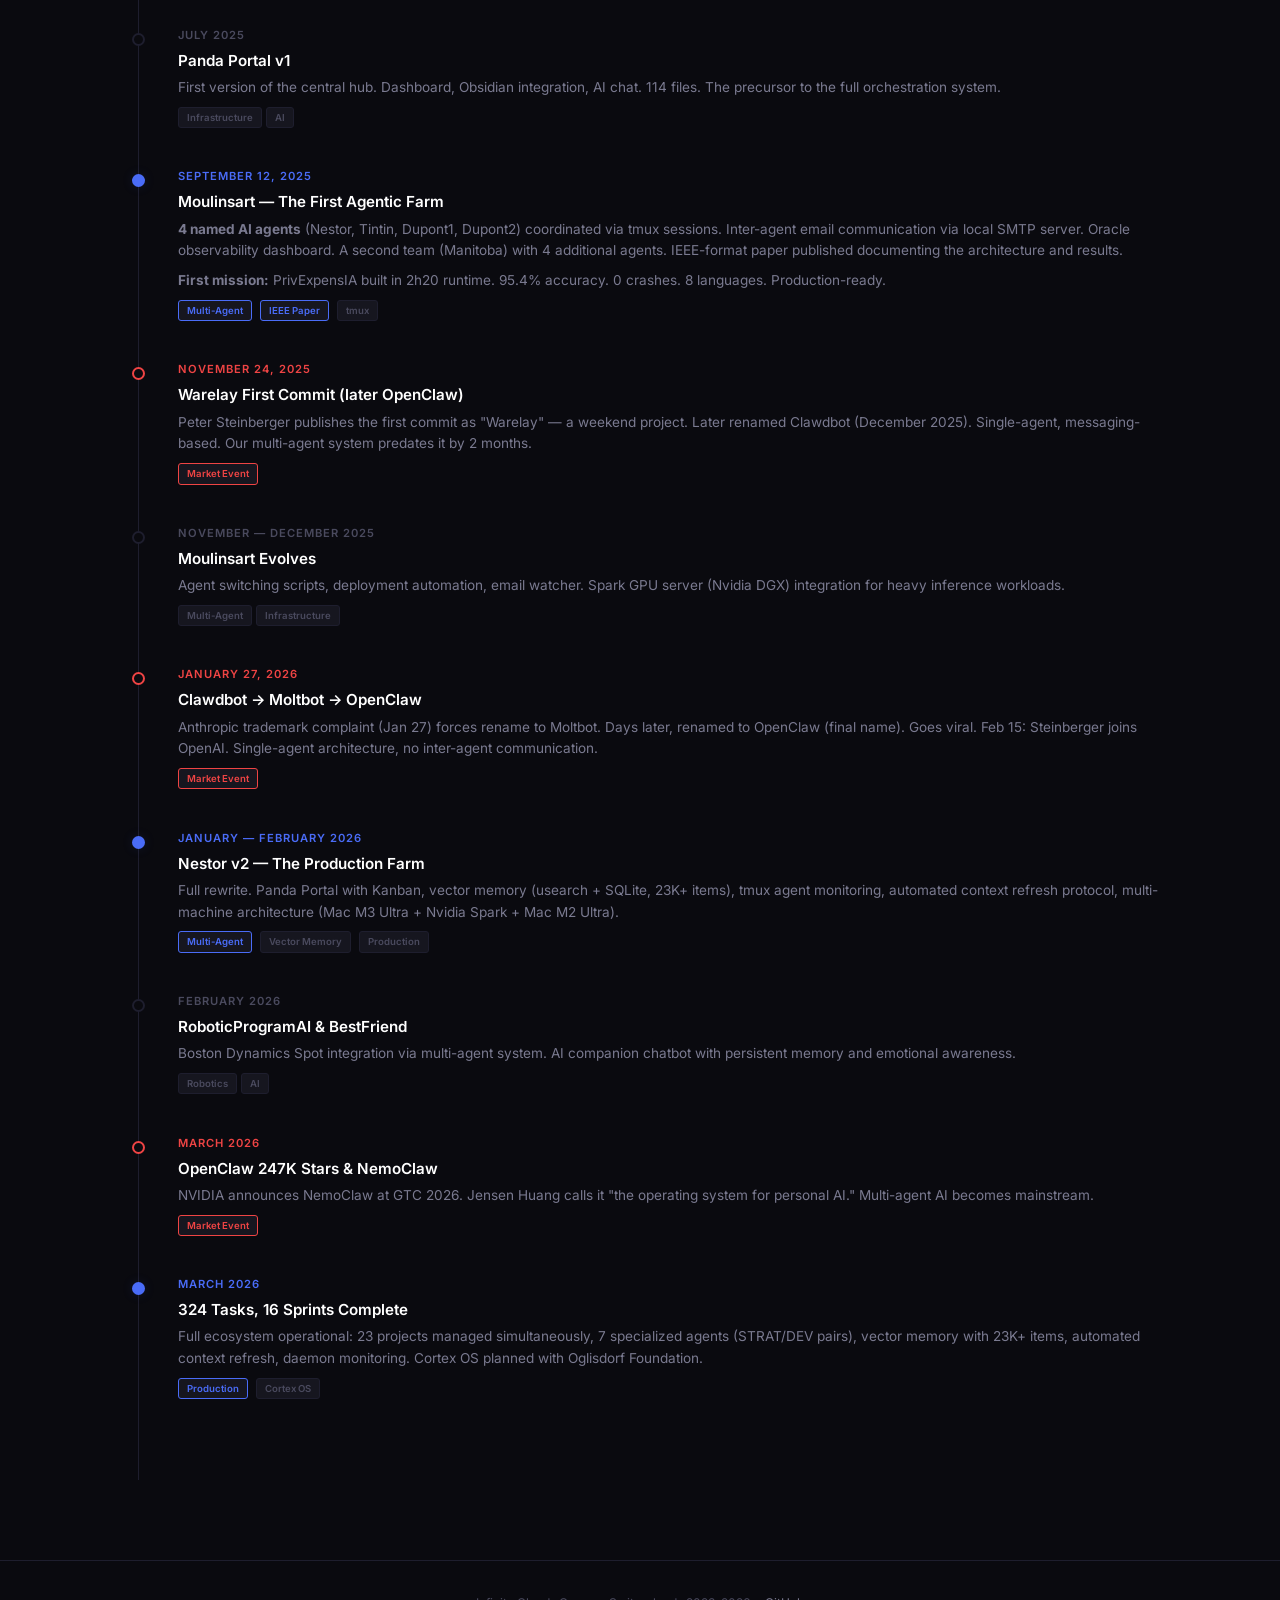
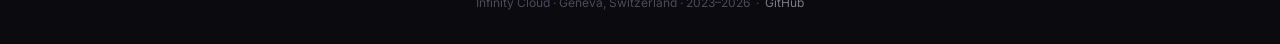
<file: timeline.html>
<!DOCTYPE html>
<html lang="en">
<head>
<meta charset="UTF-8">
<meta name="viewport" content="width=device-width, initial-scale=1.0">
<title>Timeline — Infinity Cloud</title>
<link rel="stylesheet" href="style.css">
</head>
<body>

<nav class="nav">
  <div class="nav-inner">
    <a href="index.html" class="nav-brand">Infinity Cloud <span>/ Geneva</span></a>
    <div class="nav-links">
      <a href="index.html">Home</a>
      <a href="story.html">Story</a>
      <a href="timeline.html" class="active">Timeline</a>
      <a href="research.html">Research</a>
      <a href="projects.html">Projects</a>
      <a href="docs.html">Docs</a>
      <a href="manifesto.html">Manifesto</a>
      <a href="https://github.com/infinitycloud-ch">GitHub</a>
    </div>
  </div>
</nav>

<div class="container page">

  <div class="section">
    <div class="section-label">Chronology</div>
    <div class="section-title">From first project to production farm</div>
    <div class="section-subtitle">30 months of building autonomous AI systems. Key milestones and market context.</div>
  </div>

  <!-- STATS -->
  <div class="stats-row" style="margin-bottom: 48px;">
    <div class="stat"><div class="stat-number">65+</div><div class="stat-label">Projects Built</div></div>
    <div class="stat"><div class="stat-number">30</div><div class="stat-label">Months</div></div>
    <div class="stat"><div class="stat-number">7</div><div class="stat-label">Active Agents</div></div>
    <div class="stat"><div class="stat-number">324</div><div class="stat-label">Tasks Done</div></div>
  </div>

  <!-- LEGEND -->
  <div style="display: flex; gap: 24px; margin-bottom: 32px; font-size: 0.75rem; color: var(--text-muted);">
    <span style="display: flex; align-items: center; gap: 6px;"><span style="width: 10px; height: 10px; border-radius: 50%; background: var(--accent); display: inline-block;"></span> Infinity Cloud</span>
    <span style="display: flex; align-items: center; gap: 6px;"><span style="width: 10px; height: 10px; border-radius: 50%; background: var(--red); display: inline-block;"></span> Market Events</span>
  </div>

  <!-- TIMELINE -->
  <div class="timeline">

    <div class="timeline-entry">
      <div class="timeline-dot highlight"></div>
      <div class="timeline-date" style="color: var(--accent);">September 2023</div>
      <h3>CloudMind — Self-Directed AI Mastery</h3>
      <p>The genesis. Full-time AI infrastructure program: Kubernetes (GKE), Azure AKS, Docker orchestration. Pinecone vector databases (1,500+ vectors, 21 dimensions). Streamlit apps, JupyterLab on K8s pods, LiveKit speech-to-speech, Grafana + InfluxDB monitoring. 7+ hours/day dedicated.</p>
      <span class="timeline-tag" style="border-color: var(--accent); color: var(--accent);">Genesis</span>
      <span class="timeline-tag">K8s</span>
      <span class="timeline-tag">Vectors</span>
    </div>

    <div class="timeline-entry">
      <div class="timeline-dot highlight"></div>
      <div class="timeline-date" style="color: var(--accent);">Q1 2024</div>
      <h3>Project Nexus — Dynamic Agent Composition</h3>
      <p>MasterAI reads PRD (mandate .md files) and composes 4-agent teams dynamically. Agents execute sequentially with accumulated context, then dissolve after mission. Auto AI Box Generator: YAML to auto-generated Python files. CrewAI hierarchical process with GPT-4 as manager. NOVASPHERE agnostic AI framework (OpenAI/Anthropic/HuggingFace). AegisMind multi-agent workflow. <strong>14 months before the market started talking about agents.</strong></p>
      <span class="timeline-tag" style="border-color: var(--accent); color: var(--accent);">Multi-Agent</span>
      <span class="timeline-tag">CrewAI</span>
      <span class="timeline-tag">AI</span>
    </div>

    <div class="timeline-entry">
      <div class="timeline-dot"></div>
      <div class="timeline-date">October 2024</div>
      <h3>Exam Genius — AI Education Platform</h3>
      <p>Multi-agent exam generation using Claude API. Neurocognitive learning analytics with 4 analysis layers: Academic, Cognitive, Neurocognitive, Behavioral. Aligned with Swiss PER curriculum (Geneva). Mandate Analyzer + Generation Agent chain.</p>
      <span class="timeline-tag">Education</span><span class="timeline-tag">AI</span><span class="timeline-tag">Multi-Agent</span>
    </div>

    <div class="timeline-entry">
      <div class="timeline-dot"></div>
      <div class="timeline-date">December 2024</div>
      <h3>ApprentiPrep — AI Quiz Generator</h3>
      <p>iOS app generating exam questions with AI. 1,000+ questions for Swiss education curriculum.</p>
      <span class="timeline-tag">iOS</span><span class="timeline-tag">AI</span><span class="timeline-tag">Education</span>
    </div>

    <div class="timeline-entry">
      <div class="timeline-dot"></div>
      <div class="timeline-date">Q1 2025</div>
      <h3>HFT Robot & Pump Solana</h3>
      <p>High-frequency trading bot (243 files) and Solana DeFi tools (292 files). Automated meme coin creation with AI-powered trend detection. Full chain to Raydium CPMM pools.</p>
      <span class="timeline-tag">Crypto</span><span class="timeline-tag">Solana</span><span class="timeline-tag">Trading</span>
    </div>

    <div class="timeline-entry">
      <div class="timeline-dot"></div>
      <div class="timeline-date">March 2025</div>
      <h3>Nestor — First Infrastructure</h3>
      <p>Beginning of the central portal. MCP integration, first API endpoints. Foundation for what would become the Agentic Farm.</p>
      <span class="timeline-tag">Infrastructure</span>
    </div>

    <div class="timeline-entry">
      <div class="timeline-dot"></div>
      <div class="timeline-date">May — June 2025</div>
      <h3>Swift Factory & Formanova</h3>
      <p>iOS app generator (83 files), Flutter app porting, AI presentation architect. Exploring rapid app development patterns.</p>
      <span class="timeline-tag">iOS</span><span class="timeline-tag">AI</span>
    </div>

    <div class="timeline-entry">
      <div class="timeline-dot"></div>
      <div class="timeline-date">July 2025</div>
      <h3>Panda Portal v1</h3>
      <p>First version of the central hub. Dashboard, Obsidian integration, AI chat. 114 files. The precursor to the full orchestration system.</p>
      <span class="timeline-tag">Infrastructure</span><span class="timeline-tag">AI</span>
    </div>

    <div class="timeline-entry">
      <div class="timeline-dot highlight"></div>
      <div class="timeline-date" style="color: var(--accent);">September 12, 2025</div>
      <h3>Moulinsart — The First Agentic Farm</h3>
      <p><strong>4 named AI agents</strong> (Nestor, Tintin, Dupont1, Dupont2) coordinated via tmux sessions. Inter-agent email communication via local SMTP server. Oracle observability dashboard. A second team (Manitoba) with 4 additional agents. IEEE-format paper published documenting the architecture and results.</p>
      <p style="margin-top: 8px;"><strong>First mission:</strong> PrivExpensIA built in 2h20 runtime. 95.4% accuracy. 0 crashes. 8 languages. Production-ready.</p>
      <span class="timeline-tag" style="border-color: var(--accent); color: var(--accent);">Multi-Agent</span>
      <span class="timeline-tag" style="border-color: var(--accent); color: var(--accent);">IEEE Paper</span>
      <span class="timeline-tag">tmux</span>
    </div>

    <div class="timeline-entry">
      <div class="timeline-dot market"></div>
      <div class="timeline-date" style="color: var(--red);">November 24, 2025</div>
      <h3>Warelay First Commit (later OpenClaw)</h3>
      <p>Peter Steinberger publishes the first commit as "Warelay" — a weekend project. Later renamed Clawdbot (December 2025). Single-agent, messaging-based. Our multi-agent system predates it by 2 months.</p>
      <span class="timeline-tag" style="border-color: var(--red); color: var(--red);">Market Event</span>
    </div>

    <div class="timeline-entry">
      <div class="timeline-dot"></div>
      <div class="timeline-date">November — December 2025</div>
      <h3>Moulinsart Evolves</h3>
      <p>Agent switching scripts, deployment automation, email watcher. Spark GPU server (Nvidia DGX) integration for heavy inference workloads.</p>
      <span class="timeline-tag">Multi-Agent</span><span class="timeline-tag">Infrastructure</span>
    </div>

    <div class="timeline-entry">
      <div class="timeline-dot market"></div>
      <div class="timeline-date" style="color: var(--red);">January 27, 2026</div>
      <h3>Clawdbot → Moltbot → OpenClaw</h3>
      <p>Anthropic trademark complaint (Jan 27) forces rename to Moltbot. Days later, renamed to OpenClaw (final name). Goes viral. Feb 15: Steinberger joins OpenAI. Single-agent architecture, no inter-agent communication.</p>
      <span class="timeline-tag" style="border-color: var(--red); color: var(--red);">Market Event</span>
    </div>

    <div class="timeline-entry">
      <div class="timeline-dot highlight"></div>
      <div class="timeline-date" style="color: var(--accent);">January — February 2026</div>
      <h3>Nestor v2 — The Production Farm</h3>
      <p>Full rewrite. Panda Portal with Kanban, vector memory (usearch + SQLite, 23K+ items), tmux agent monitoring, automated context refresh protocol, multi-machine architecture (Mac M3 Ultra + Nvidia Spark + Mac M2 Ultra).</p>
      <span class="timeline-tag" style="border-color: var(--accent); color: var(--accent);">Multi-Agent</span>
      <span class="timeline-tag">Vector Memory</span>
      <span class="timeline-tag">Production</span>
    </div>

    <div class="timeline-entry">
      <div class="timeline-dot"></div>
      <div class="timeline-date">February 2026</div>
      <h3>RoboticProgramAI & BestFriend</h3>
      <p>Boston Dynamics Spot integration via multi-agent system. AI companion chatbot with persistent memory and emotional awareness.</p>
      <span class="timeline-tag">Robotics</span><span class="timeline-tag">AI</span>
    </div>

    <div class="timeline-entry">
      <div class="timeline-dot market"></div>
      <div class="timeline-date" style="color: var(--red);">March 2026</div>
      <h3>OpenClaw 247K Stars & NemoClaw</h3>
      <p>NVIDIA announces NemoClaw at GTC 2026. Jensen Huang calls it "the operating system for personal AI." Multi-agent AI becomes mainstream.</p>
      <span class="timeline-tag" style="border-color: var(--red); color: var(--red);">Market Event</span>
    </div>

    <div class="timeline-entry">
      <div class="timeline-dot highlight"></div>
      <div class="timeline-date" style="color: var(--accent);">March 2026</div>
      <h3>324 Tasks, 16 Sprints Complete</h3>
      <p>Full ecosystem operational: 23 projects managed simultaneously, 7 specialized agents (STRAT/DEV pairs), vector memory with 23K+ items, automated context refresh, daemon monitoring. Cortex OS planned with Oglisdorf Foundation.</p>
      <span class="timeline-tag" style="border-color: var(--accent); color: var(--accent);">Production</span>
      <span class="timeline-tag">Cortex OS</span>
    </div>

  </div>

</div>

<footer class="footer">
  <div class="container">
    Infinity Cloud &middot; Geneva, Switzerland &middot; 2023&ndash;2026
    &nbsp;&middot;&nbsp;
    <a href="https://github.com/infinitycloud-ch">GitHub</a>
  </div>
</footer>

</body>
</html>
</file>
<file: style.css>
/* Infinity Cloud — GitHub Pages
   Design: Cabinet d'audit / McKinsey tech
   Palette: Dark, sober, data-driven */

@import url('https://fonts.googleapis.com/css2?family=Inter:wght@300;400;500;600;700;800&display=swap');

* { margin: 0; padding: 0; box-sizing: border-box; }

:root {
  --bg: #0a0a0f;
  --surface: #111118;
  --surface-2: #16161f;
  --border: #1e1e2e;
  --border-hover: #2a2a3e;
  --text: #e0e0e8;
  --text-secondary: #7a7a90;
  --text-muted: #4a4a5e;
  --accent: #4a6cf7;
  --accent-dim: #4a6cf720;
  --positive: #22c55e;
  --positive-dim: #22c55e20;
  --warn: #f59e0b;
  --warn-dim: #f59e0b20;
  --red: #ef4444;
  --red-dim: #ef444420;
}

html { scroll-behavior: smooth; }

body {
  font-family: 'Inter', -apple-system, BlinkMacSystemFont, sans-serif;
  background: var(--bg);
  color: var(--text);
  line-height: 1.6;
  -webkit-font-smoothing: antialiased;
}

a { color: var(--accent); text-decoration: none; transition: opacity 0.2s; }
a:hover { opacity: 0.8; }

/* ─── NAV ─── */

.nav {
  position: fixed; top: 0; left: 0; right: 0; z-index: 100;
  background: rgba(10, 10, 15, 0.9);
  backdrop-filter: blur(12px);
  border-bottom: 1px solid var(--border);
}

.nav-inner {
  max-width: 1100px; margin: 0 auto;
  display: flex; align-items: center; justify-content: space-between;
  padding: 0 24px; height: 56px;
}

.nav-brand {
  font-size: 0.85rem; font-weight: 700; color: var(--text);
  letter-spacing: 0.5px; text-transform: uppercase;
}

.nav-brand span { color: var(--text-secondary); font-weight: 400; }

.nav-links { display: flex; gap: 28px; }

.nav-links a {
  font-size: 0.8rem; color: var(--text-secondary); font-weight: 500;
  letter-spacing: 0.3px; transition: color 0.2s;
}

.nav-links a:hover, .nav-links a.active { color: var(--text); opacity: 1; }

/* ─── LAYOUT ─── */

.container { max-width: 1100px; margin: 0 auto; padding: 0 24px; }

.page { padding-top: 96px; padding-bottom: 80px; }

.section { margin-bottom: 64px; }

.section-label {
  font-size: 0.7rem; font-weight: 600; color: var(--accent);
  letter-spacing: 1.5px; text-transform: uppercase; margin-bottom: 12px;
}

.section-title {
  font-size: 1.6rem; font-weight: 700; margin-bottom: 8px; color: #fff;
}

.section-subtitle {
  font-size: 0.95rem; color: var(--text-secondary); max-width: 650px;
  line-height: 1.7;
}

/* ─── HERO ─── */

.hero {
  padding: 120px 0 80px; text-align: center;
}

.hero-label {
  font-size: 0.7rem; font-weight: 600; color: var(--accent);
  letter-spacing: 2px; text-transform: uppercase; margin-bottom: 16px;
}

.hero h1 {
  font-size: 2.8rem; font-weight: 800; color: #fff;
  line-height: 1.15; margin-bottom: 16px;
}

.hero p {
  font-size: 1.05rem; color: var(--text-secondary);
  max-width: 580px; margin: 0 auto; line-height: 1.7;
}

/* ─── STATS ROW ─── */

.stats-row {
  display: grid; grid-template-columns: repeat(auto-fit, minmax(140px, 1fr));
  gap: 1px; background: var(--border); border: 1px solid var(--border);
  border-radius: 8px; overflow: hidden; margin: 40px 0;
}

.stat {
  background: var(--surface); padding: 24px 16px; text-align: center;
}

.stat-number {
  font-size: 2rem; font-weight: 800; color: #fff;
  letter-spacing: -0.5px;
}

.stat-label {
  font-size: 0.7rem; color: var(--text-muted); margin-top: 4px;
  text-transform: uppercase; letter-spacing: 0.8px; font-weight: 500;
}

/* ─── CARDS ─── */

.card {
  background: var(--surface); border: 1px solid var(--border);
  border-radius: 8px; padding: 24px; transition: border-color 0.2s;
}

.card:hover { border-color: var(--border-hover); }

.card-grid {
  display: grid; grid-template-columns: repeat(auto-fill, minmax(320px, 1fr));
  gap: 16px;
}

.card h3 { font-size: 1rem; font-weight: 600; margin-bottom: 8px; color: #fff; }
.card p { font-size: 0.85rem; color: var(--text-secondary); line-height: 1.6; }

/* ─── FEATURED CARD ─── */

.featured-card {
  background: var(--surface); border: 1px solid var(--accent);
  border-radius: 8px; padding: 32px; position: relative; overflow: hidden;
}

.featured-card::before {
  content: ''; position: absolute; top: 0; left: 0; right: 0;
  height: 2px; background: var(--accent);
}

.featured-card h3 {
  font-size: 1.15rem; font-weight: 700; color: #fff; margin-bottom: 12px;
}

.featured-card p { font-size: 0.9rem; color: var(--text-secondary); line-height: 1.7; }

/* ─── TABLES ─── */

.data-table {
  width: 100%; border-collapse: collapse;
  font-size: 0.85rem; margin: 16px 0;
}

.data-table th {
  text-align: left; padding: 12px 16px;
  background: var(--surface-2); color: var(--text-secondary);
  font-weight: 600; font-size: 0.75rem;
  text-transform: uppercase; letter-spacing: 0.5px;
  border-bottom: 1px solid var(--border);
}

.data-table td {
  padding: 12px 16px; border-bottom: 1px solid var(--border);
  color: var(--text);
}

.data-table tr:last-child td { border-bottom: none; }

.data-table tr:hover td { background: var(--surface); }

.data-table .highlight-row td {
  background: var(--accent-dim); font-weight: 600;
}

.table-wrap {
  border: 1px solid var(--border); border-radius: 8px;
  overflow: hidden;
}

/* ─── BADGES ─── */

.badge {
  display: inline-block; font-size: 0.65rem; font-weight: 600;
  padding: 3px 10px; border-radius: 4px;
  letter-spacing: 0.3px; text-transform: uppercase;
}

.badge-archive { background: var(--text-muted); color: var(--bg); }
.badge-active { background: var(--positive-dim); color: var(--positive); border: 1px solid #22c55e40; }
.badge-production { background: var(--accent-dim); color: var(--accent); border: 1px solid #4a6cf740; }
.badge-showcase { background: var(--warn-dim); color: var(--warn); border: 1px solid #f59e0b40; }

/* ─── METRIC HIGHLIGHT ─── */

.metric {
  display: inline-flex; flex-direction: column; align-items: center;
  padding: 16px 24px;
}

.metric-value { font-size: 1.8rem; font-weight: 800; color: #fff; }
.metric-label { font-size: 0.7rem; color: var(--text-muted); margin-top: 2px; text-transform: uppercase; letter-spacing: 0.5px; }

.metrics-row {
  display: flex; justify-content: center; gap: 0;
  background: var(--surface); border: 1px solid var(--border);
  border-radius: 8px; overflow: hidden;
}

.metrics-row .metric { flex: 1; text-align: center; }
.metrics-row .metric + .metric { border-left: 1px solid var(--border); }

/* ─── BLOCKQUOTE ─── */

blockquote {
  border-left: 2px solid var(--accent); padding: 16px 24px;
  background: var(--surface); border-radius: 0 8px 8px 0;
  margin: 24px 0; font-style: italic; color: var(--text-secondary);
}

blockquote strong { color: var(--text); font-style: normal; }

/* ─── TIMELINE ─── */

.timeline { position: relative; padding: 40px 0; }

.timeline::before {
  content: ''; position: absolute; left: 24px; top: 0; bottom: 0;
  width: 1px; background: var(--border);
}

.timeline-entry { position: relative; padding: 0 0 40px 64px; }

.timeline-dot {
  position: absolute; left: 18px; top: 6px;
  width: 13px; height: 13px; border-radius: 50%;
  border: 2px solid var(--border); background: var(--bg);
}

.timeline-dot.highlight {
  border-color: var(--accent); background: var(--accent);
  box-shadow: 0 0 12px var(--accent-dim);
}

.timeline-dot.market { border-color: var(--red); }
.timeline-dot.market.highlight { background: var(--red); box-shadow: 0 0 12px var(--red-dim); }

.timeline-date {
  font-size: 0.7rem; font-weight: 600; color: var(--text-muted);
  text-transform: uppercase; letter-spacing: 1px; margin-bottom: 4px;
}

.timeline-entry h3 { font-size: 0.95rem; font-weight: 600; color: #fff; margin-bottom: 4px; }
.timeline-entry p { font-size: 0.85rem; color: var(--text-secondary); line-height: 1.6; }

.timeline-tag {
  display: inline-block; font-size: 0.6rem; font-weight: 600;
  padding: 2px 8px; border-radius: 3px; margin-top: 8px; margin-right: 4px;
  background: var(--surface-2); color: var(--text-muted); border: 1px solid var(--border);
}

/* ─── MANIFESTO ─── */

.principle {
  padding: 24px 0; border-bottom: 1px solid var(--border);
}

.principle:last-child { border-bottom: none; }

.principle-number {
  font-size: 0.7rem; font-weight: 700; color: var(--accent);
  letter-spacing: 1px; margin-bottom: 4px;
}

.principle h3 { font-size: 1.1rem; font-weight: 600; color: #fff; margin-bottom: 6px; }
.principle p { font-size: 0.9rem; color: var(--text-secondary); }

/* ─── FOOTER ─── */

.footer {
  border-top: 1px solid var(--border); padding: 32px 0;
  text-align: center; color: var(--text-muted); font-size: 0.75rem;
}

.footer a { color: var(--text-secondary); }

/* ─── RESPONSIVE ─── */

@media (max-width: 768px) {
  .hero h1 { font-size: 1.8rem; }
  .nav-links { gap: 16px; }
  .nav-links a { font-size: 0.7rem; }
  .stats-row { grid-template-columns: repeat(2, 1fr); }
  .card-grid { grid-template-columns: 1fr; }
  .metrics-row { flex-wrap: wrap; }
  .metrics-row .metric + .metric { border-left: none; border-top: 1px solid var(--border); }
  .data-table { font-size: 0.75rem; }
  .data-table th, .data-table td { padding: 8px 10px; }
}

@media (max-width: 480px) {
  .nav-brand span { display: none; }
  .hero h1 { font-size: 1.5rem; }
  .stat-number { font-size: 1.5rem; }
}
</file>
